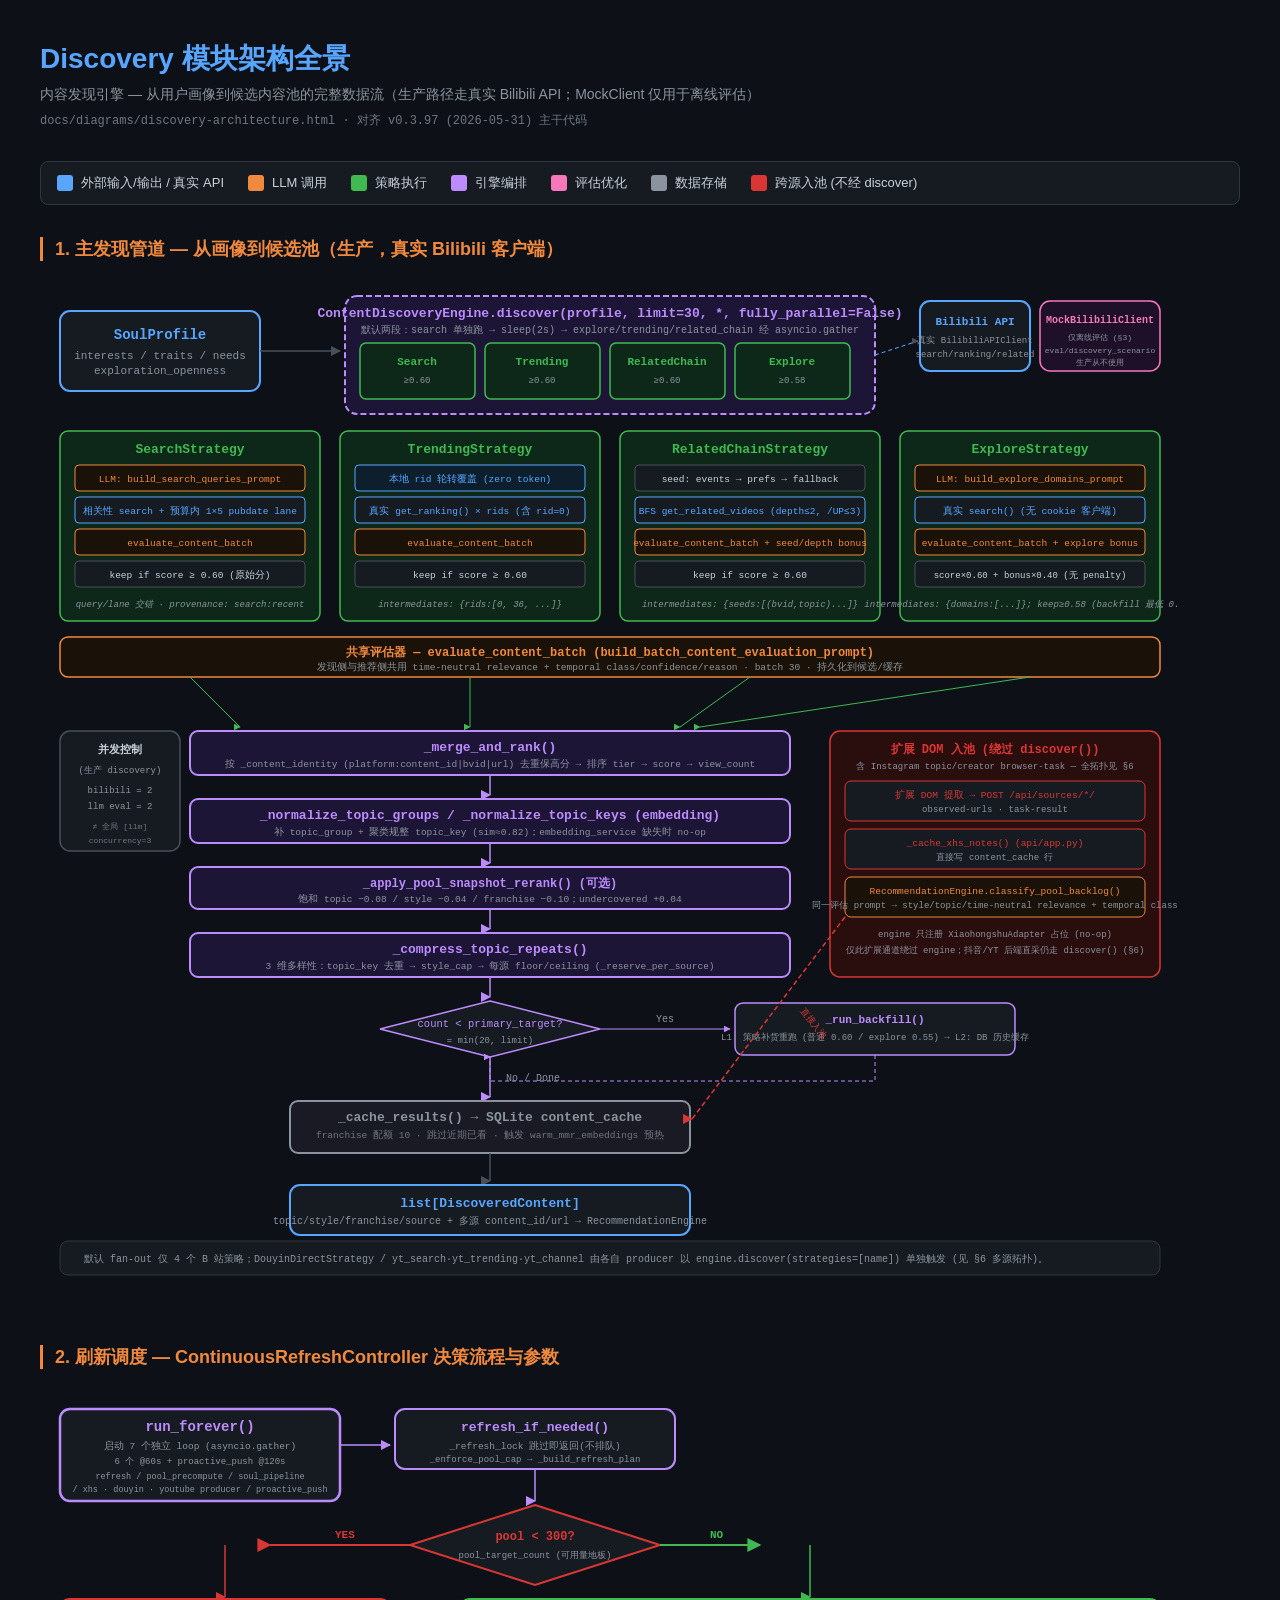
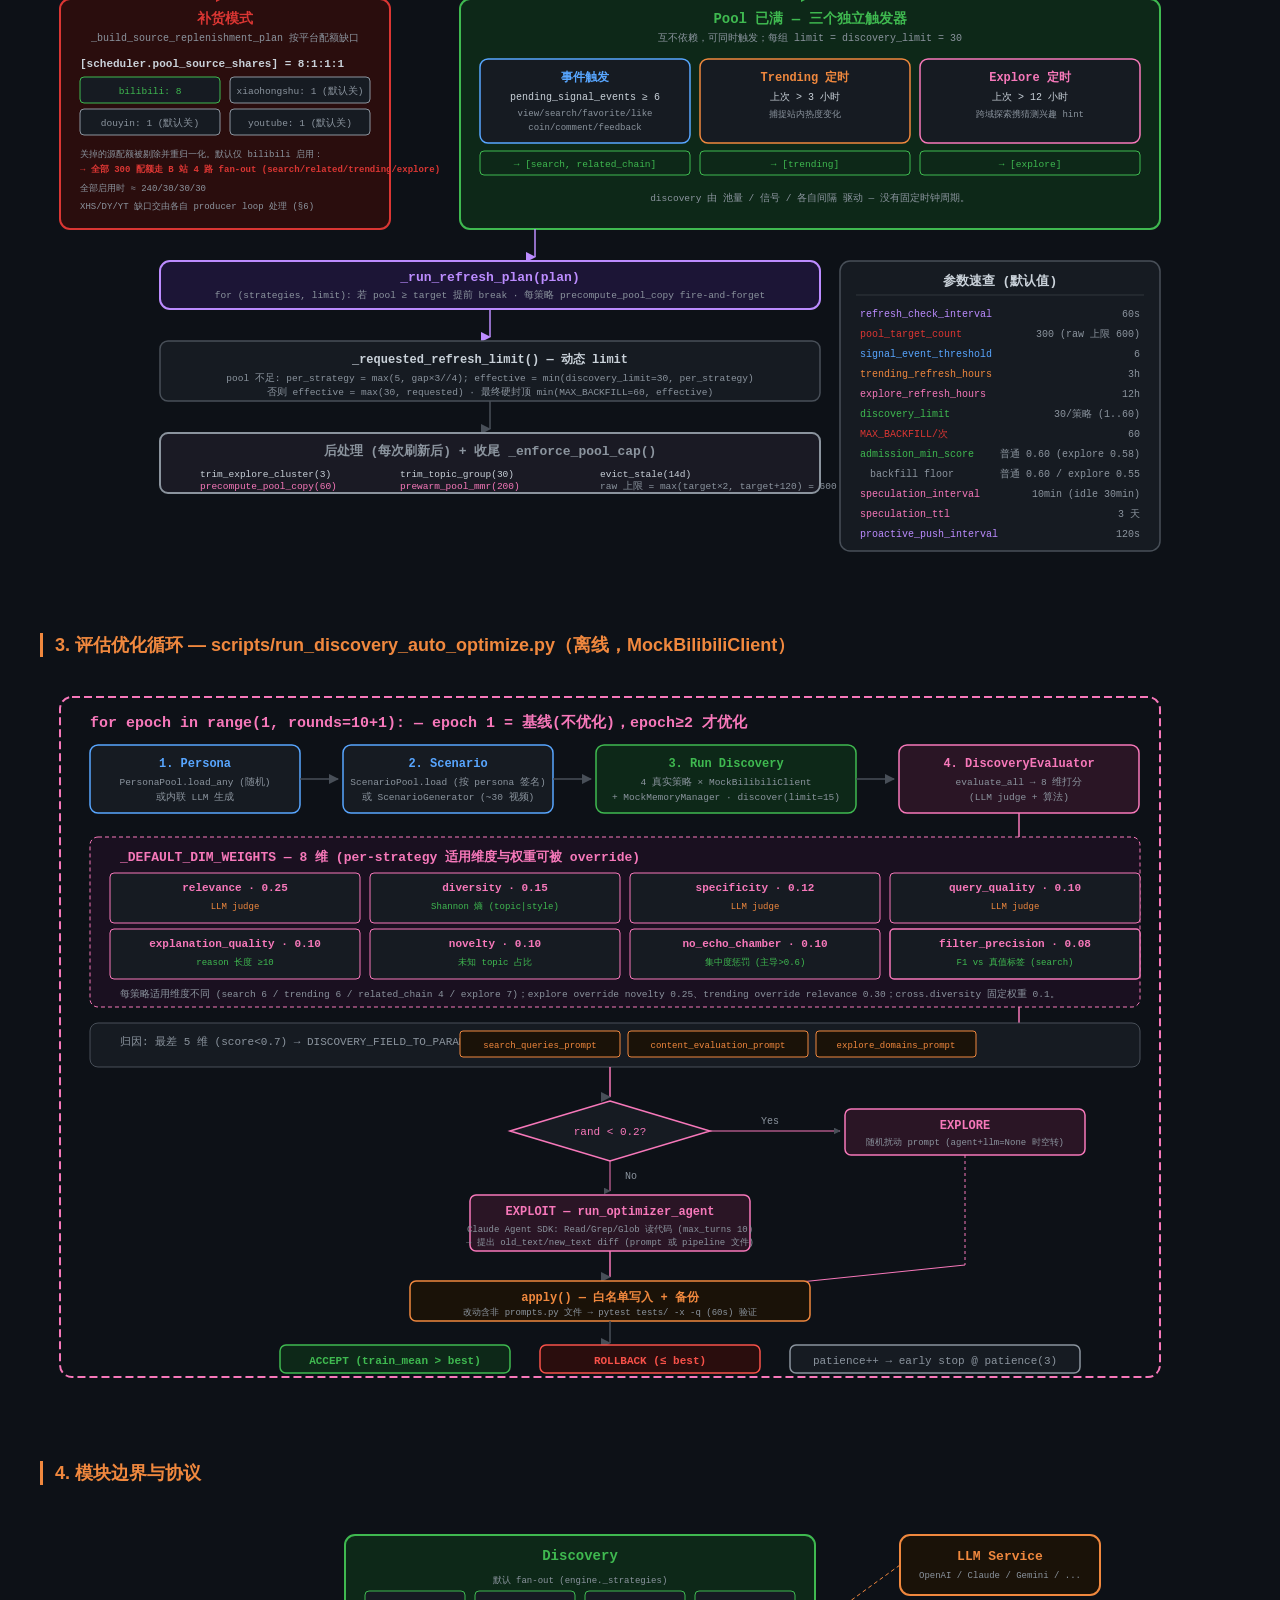
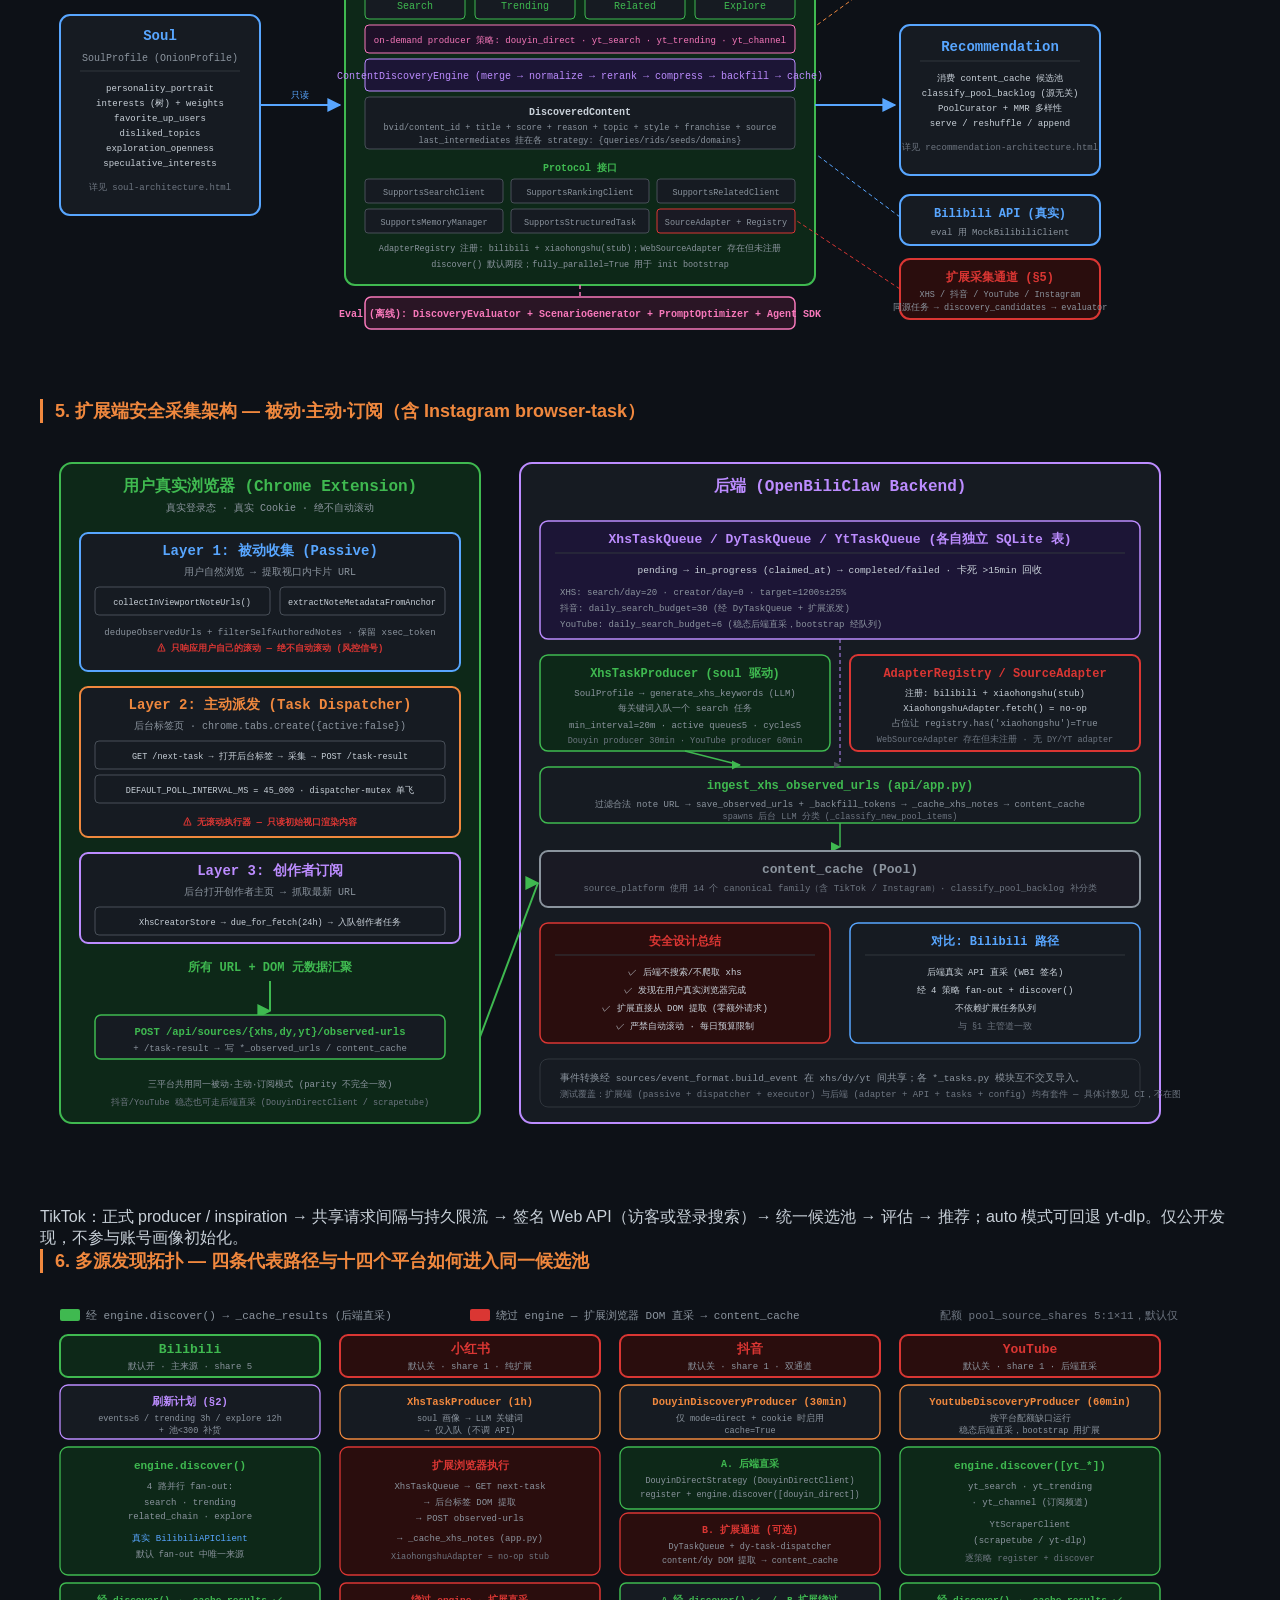
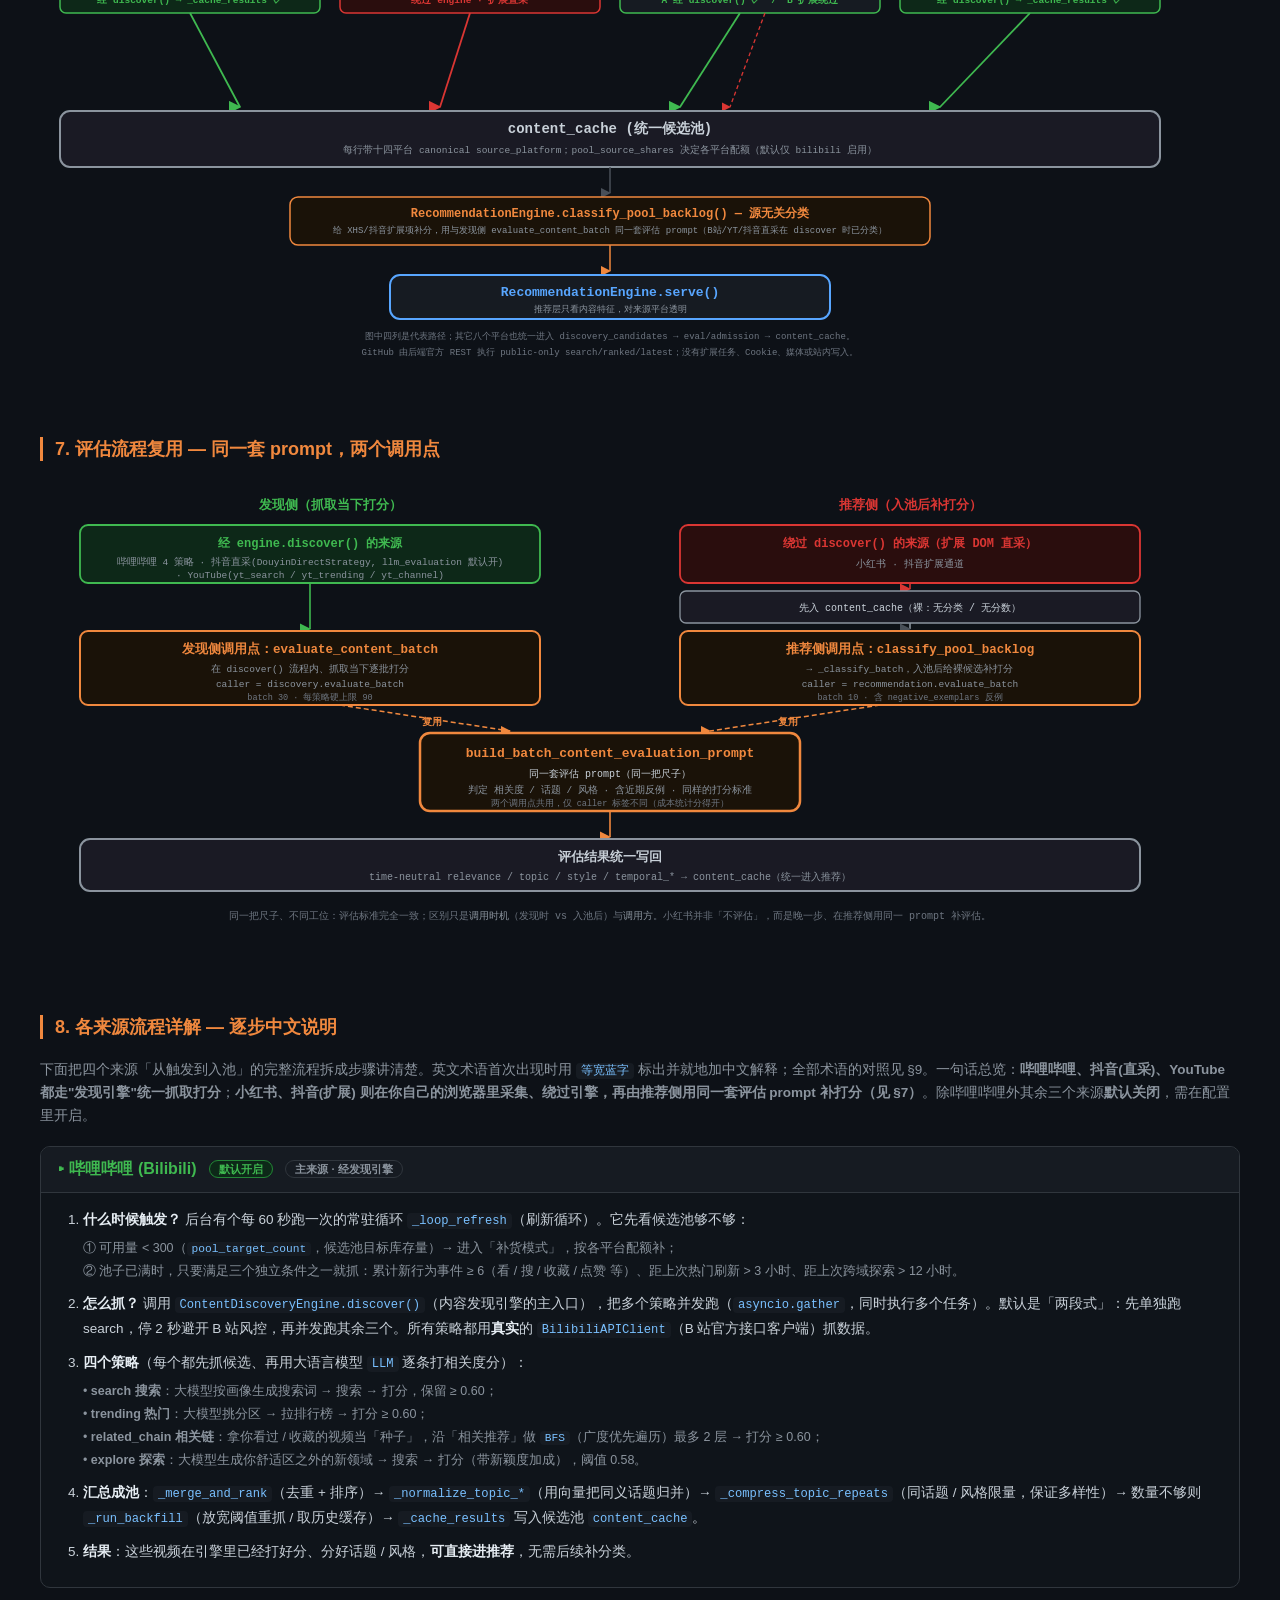
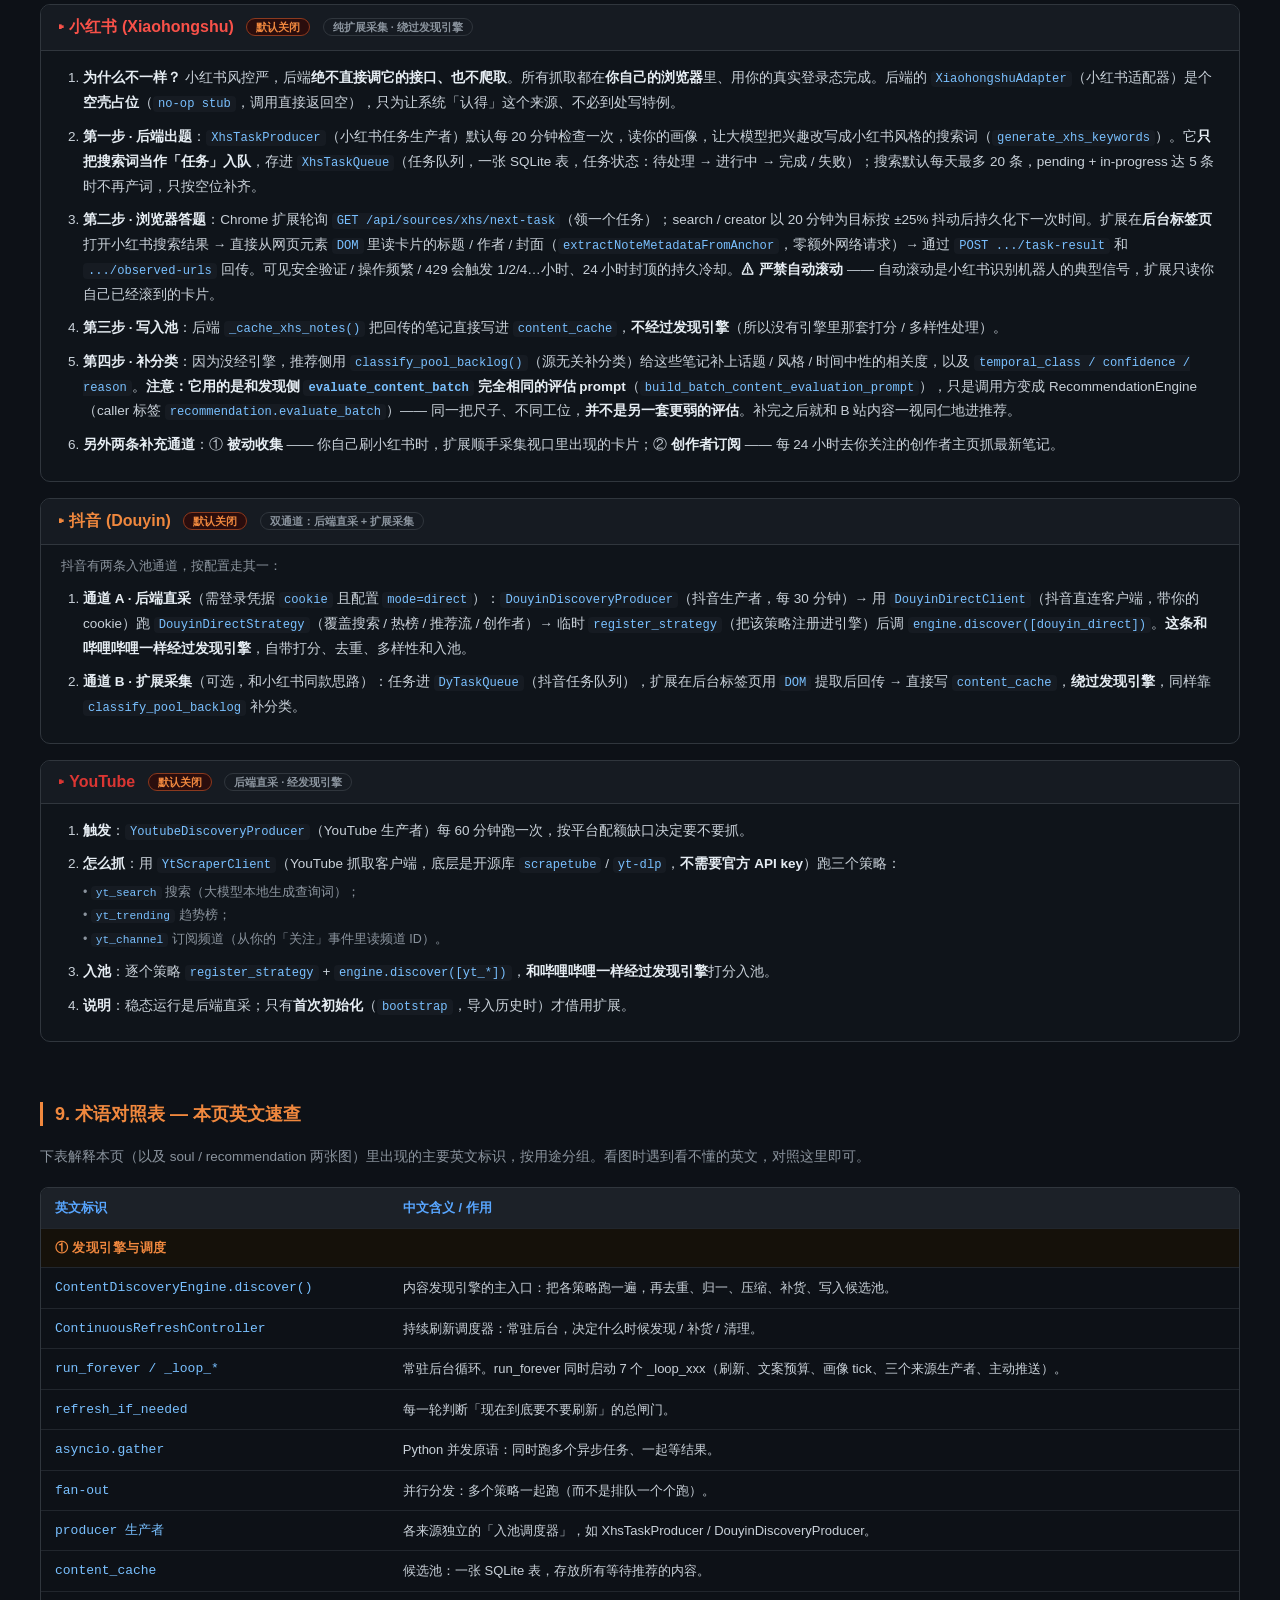
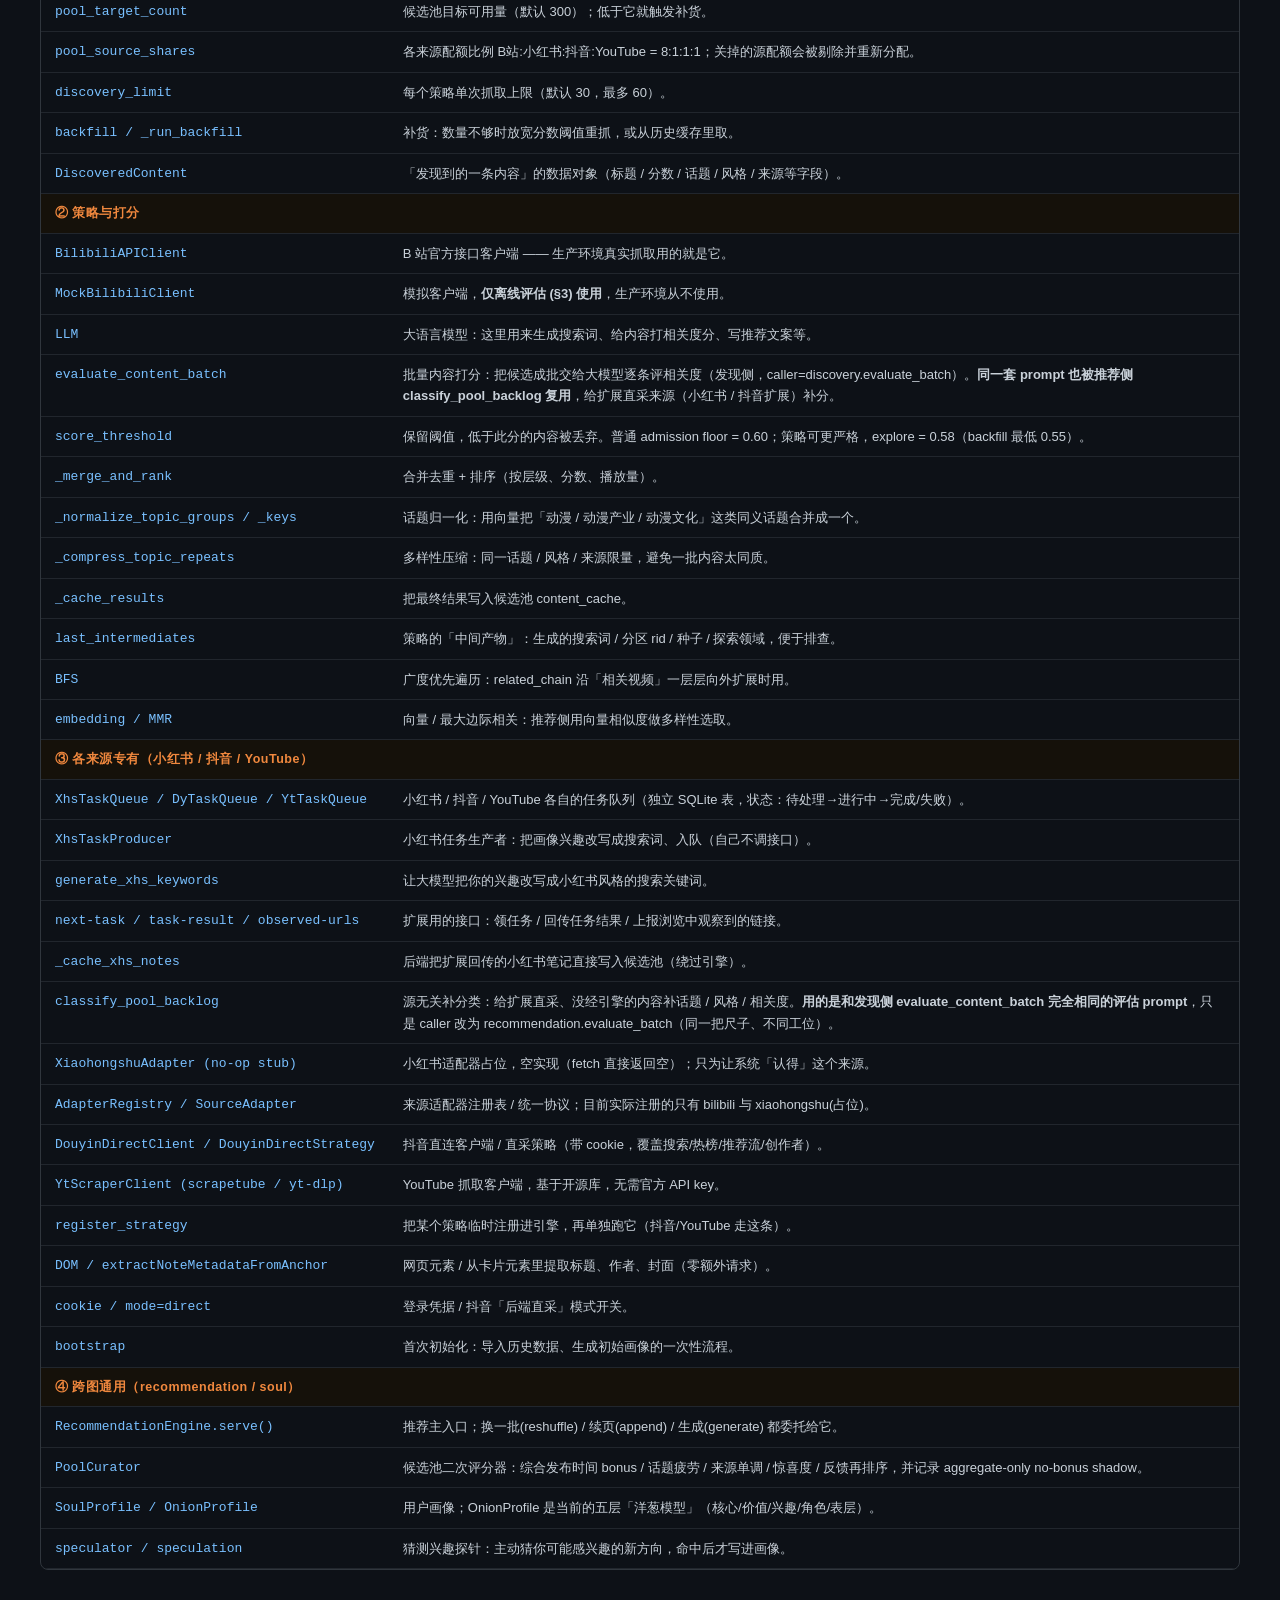
<file: docs/diagrams/discovery-architecture.html>
<!DOCTYPE html>
<html lang="zh-CN">
<head>
<meta charset="UTF-8">
<meta name="viewport" content="width=device-width, initial-scale=1.0">
<title>Discovery Module Architecture</title>
<style>
  * { margin: 0; padding: 0; box-sizing: border-box; }
  body {
    font-family: -apple-system, "PingFang SC", "Noto Sans SC", sans-serif;
    background: #0d1117;
    color: #c9d1d9;
    padding: 40px;
    min-width: 1200px;
  }
  h1 { color: #58a6ff; font-size: 28px; margin-bottom: 8px; }
  .subtitle { color: #8b949e; font-size: 14px; margin-bottom: 8px; }
  .stamp { color: #6e7681; font-size: 12px; margin-bottom: 32px; font-family: ui-monospace, SFMono-Regular, Menlo, monospace; }

  /* ── Layout ── */
  .diagram-section { margin-bottom: 60px; }
  .section-title {
    color: #f0883e; font-size: 18px; font-weight: 600;
    margin-bottom: 20px; padding-left: 12px;
    border-left: 3px solid #f0883e;
  }

  /* ── SVG shared ── */
  svg text { font-family: -apple-system, "PingFang SC", "Noto Sans SC", monospace; }

  /* ── Legend ── */
  .legend {
    display: flex; gap: 24px; flex-wrap: wrap;
    margin-bottom: 32px; padding: 12px 16px;
    background: #161b22; border-radius: 8px; border: 1px solid #30363d;
  }
  .legend-item { display: flex; align-items: center; gap: 8px; font-size: 13px; }
  .legend-swatch {
    width: 16px; height: 16px; border-radius: 3px; flex-shrink: 0;
  }

  /* ── Explanatory prose (中文讲解) ── */
  .lead { color: #8b949e; font-size: 13.5px; margin-bottom: 18px; line-height: 1.7; }
  .src-card { margin-bottom: 16px; border: 1px solid #30363d; border-radius: 10px; overflow: hidden; background: #0f141a; }
  .src-head {
    padding: 12px 16px; font-size: 16px; font-weight: 700;
    border-bottom: 1px solid #30363d; background: #161b22;
  }
  .src-head .pill {
    font-size: 11px; font-weight: 600; padding: 2px 9px; border-radius: 999px;
    margin-left: 8px; vertical-align: middle;
  }
  .pill-on  { background: #0d2818; color: #3fb950; border: 1px solid #238636; }
  .pill-off { background: #2a0d0d; color: #f0883e; border: 1px solid #8b3a1f; }
  .pill-path{ background: #161b22; color: #8b949e; border: 1px solid #30363d; }
  .src-body { padding: 6px 20px 14px; }
  .src-body ol { margin: 0; padding-left: 22px; }
  .src-body li { margin: 9px 0; font-size: 13.5px; line-height: 1.8; color: #c9d1d9; }
  .src-body li > b { color: #e6edf3; }
  .src-body .sub { display: block; color: #8b949e; font-size: 12.5px; margin-top: 4px; line-height: 1.85; }
  code {
    font-family: ui-monospace, SFMono-Regular, Menlo, Consolas, monospace;
    color: #79c0ff; font-size: 0.9em; background: #161b22;
    padding: 1px 5px; border-radius: 4px;
  }
  .gloss-wrap { overflow-x: auto; border: 1px solid #30363d; border-radius: 8px; }
  table.gloss { width: 100%; border-collapse: collapse; font-size: 13px; }
  table.gloss th, table.gloss td {
    border-bottom: 1px solid #21262d; padding: 9px 14px; text-align: left;
    vertical-align: top; line-height: 1.65;
  }
  table.gloss th { background: #1c2128; color: #58a6ff; font-weight: 600; }
  table.gloss td.term {
    color: #79c0ff; font-family: ui-monospace, SFMono-Regular, Menlo, Consolas, monospace;
    white-space: nowrap; width: 1%;
  }
  table.gloss tr.grp td {
    background: #15110a; color: #f0883e; font-weight: 700; font-size: 12.5px;
    letter-spacing: 0.04em;
  }
</style>
</head>
<body>

<h1>Discovery 模块架构全景</h1>
<p class="subtitle">内容发现引擎 &mdash; 从用户画像到候选内容池的完整数据流（生产路径走真实 Bilibili API；MockClient 仅用于离线评估）</p>
<p class="stamp">docs/diagrams/discovery-architecture.html &middot; 对齐 v0.3.97 (2026-05-31) 主干代码</p>

<div class="legend">
  <div class="legend-item"><div class="legend-swatch" style="background:#58a6ff"></div>外部输入/输出 / 真实 API</div>
  <div class="legend-item"><div class="legend-swatch" style="background:#f0883e"></div>LLM 调用</div>
  <div class="legend-item"><div class="legend-swatch" style="background:#3fb950"></div>策略执行</div>
  <div class="legend-item"><div class="legend-swatch" style="background:#bc8cff"></div>引擎编排</div>
  <div class="legend-item"><div class="legend-swatch" style="background:#f778ba"></div>评估优化</div>
  <div class="legend-item"><div class="legend-swatch" style="background:#8b949e"></div>数据存储</div>
  <div class="legend-item"><div class="legend-swatch" style="background:#da3633"></div>跨源入池 (不经 discover)</div>
</div>

<!-- ═══════════════════════════════════════════════════════════════ -->
<!-- SECTION 1: Main Discovery Pipeline                            -->
<!-- ═══════════════════════════════════════════════════════════════ -->
<div class="diagram-section">
<div class="section-title">1. 主发现管道 &mdash; 从画像到候选池（生产，真实 Bilibili 客户端）</div>

<svg width="1140" height="1000" viewBox="0 0 1140 1000">
  <defs>
    <marker id="arrow" viewBox="0 0 10 10" refX="9" refY="5"
            markerWidth="7" markerHeight="7" orient="auto-start-auto">
      <path d="M 0 0 L 10 5 L 0 10 z" fill="#484f58"/>
    </marker>
    <marker id="arrow-orange" viewBox="0 0 10 10" refX="9" refY="5"
            markerWidth="7" markerHeight="7" orient="auto-start-auto">
      <path d="M 0 0 L 10 5 L 0 10 z" fill="#f0883e"/>
    </marker>
    <marker id="arrow-green" viewBox="0 0 10 10" refX="9" refY="5"
            markerWidth="7" markerHeight="7" orient="auto-start-auto">
      <path d="M 0 0 L 10 5 L 0 10 z" fill="#3fb950"/>
    </marker>
    <marker id="arrow-purple" viewBox="0 0 10 10" refX="9" refY="5"
            markerWidth="7" markerHeight="7" orient="auto-start-auto">
      <path d="M 0 0 L 10 5 L 0 10 z" fill="#bc8cff"/>
    </marker>
    <marker id="arrow-red" viewBox="0 0 10 10" refX="9" refY="5"
            markerWidth="7" markerHeight="7" orient="auto-start-auto">
      <path d="M 0 0 L 10 5 L 0 10 z" fill="#da3633"/>
    </marker>
  </defs>

  <!-- ── Soul Profile (input) ── -->
  <rect x="20" y="30" width="200" height="80" rx="10" fill="#161b22" stroke="#58a6ff" stroke-width="2"/>
  <text x="120" y="58" text-anchor="middle" fill="#58a6ff" font-size="14" font-weight="600">SoulProfile</text>
  <text x="120" y="78" text-anchor="middle" fill="#8b949e" font-size="11">interests / traits / needs</text>
  <text x="120" y="93" text-anchor="middle" fill="#8b949e" font-size="11">exploration_openness</text>

  <line x1="220" y1="70" x2="300" y2="70" stroke="#484f58" stroke-width="1.5" marker-end="url(#arrow)"/>

  <!-- ── ContentDiscoveryEngine ── -->
  <rect x="305" y="15" width="530" height="118" rx="12" fill="#1c1536" stroke="#bc8cff" stroke-width="2" stroke-dasharray="6,3"/>
  <text x="570" y="36" text-anchor="middle" fill="#bc8cff" font-size="13" font-weight="600">ContentDiscoveryEngine.discover(profile, limit=30, *, fully_parallel=False)</text>
  <text x="570" y="52" text-anchor="middle" fill="#8b949e" font-size="10">默认两段：search 单独跑 → sleep(2s) → explore/trending/related_chain 经 asyncio.gather</text>

  <rect x="320" y="62" width="115" height="56" rx="6" fill="#0d2818" stroke="#3fb950" stroke-width="1.5"/>
  <text x="377" y="84" text-anchor="middle" fill="#3fb950" font-size="11" font-weight="600">Search</text>
  <text x="377" y="102" text-anchor="middle" fill="#8b949e" font-size="9">≥0.60</text>

  <rect x="445" y="62" width="115" height="56" rx="6" fill="#0d2818" stroke="#3fb950" stroke-width="1.5"/>
  <text x="502" y="84" text-anchor="middle" fill="#3fb950" font-size="11" font-weight="600">Trending</text>
  <text x="502" y="102" text-anchor="middle" fill="#8b949e" font-size="9">≥0.60</text>

  <rect x="570" y="62" width="115" height="56" rx="6" fill="#0d2818" stroke="#3fb950" stroke-width="1.5"/>
  <text x="627" y="84" text-anchor="middle" fill="#3fb950" font-size="11" font-weight="600">RelatedChain</text>
  <text x="627" y="102" text-anchor="middle" fill="#8b949e" font-size="9">≥0.60</text>

  <rect x="695" y="62" width="115" height="56" rx="6" fill="#0d2818" stroke="#3fb950" stroke-width="1.5"/>
  <text x="752" y="84" text-anchor="middle" fill="#3fb950" font-size="11" font-weight="600">Explore</text>
  <text x="752" y="102" text-anchor="middle" fill="#8b949e" font-size="9">≥0.58</text>

  <!-- ── External: Bilibili API (real) ── -->
  <rect x="880" y="20" width="110" height="70" rx="10" fill="#161b22" stroke="#58a6ff" stroke-width="2"/>
  <text x="935" y="44" text-anchor="middle" fill="#58a6ff" font-size="11" font-weight="600">Bilibili API</text>
  <text x="935" y="62" text-anchor="middle" fill="#8b949e" font-size="9">真实 BilibiliAPIClient</text>
  <text x="935" y="76" text-anchor="middle" fill="#8b949e" font-size="9">search/ranking/related</text>
  <line x1="835" y1="74" x2="878" y2="60" stroke="#58a6ff" stroke-width="1" marker-end="url(#arrow)" stroke-dasharray="4,3"/>

  <!-- Mock note -->
  <rect x="1000" y="20" width="120" height="70" rx="10" fill="#1e1028" stroke="#f778ba" stroke-width="1.5"/>
  <text x="1060" y="42" text-anchor="middle" fill="#f778ba" font-size="10" font-weight="600">MockBilibiliClient</text>
  <text x="1060" y="59" text-anchor="middle" fill="#8b949e" font-size="8">仅离线评估 (§3)</text>
  <text x="1060" y="72" text-anchor="middle" fill="#8b949e" font-size="8">eval/discovery_scenario</text>
  <text x="1060" y="84" text-anchor="middle" fill="#8b949e" font-size="8">生产从不使用</text>

  <!-- ══════════════════════════════════════════ -->
  <!-- 4 Strategy Detail Lanes  (x=20,300,580,860) -->
  <!-- ══════════════════════════════════════════ -->

  <!-- ── Search Lane ── -->
  <rect x="20" y="150" width="260" height="190" rx="8" fill="#0d2818" stroke="#3fb950" stroke-width="1.5"/>
  <text x="150" y="172" text-anchor="middle" fill="#3fb950" font-size="13" font-weight="600">SearchStrategy</text>

  <rect x="35" y="184" width="230" height="26" rx="4" fill="#1a1208" stroke="#f0883e" stroke-width="1"/>
  <text x="150" y="201" text-anchor="middle" fill="#f0883e" font-size="9.5">LLM: build_search_queries_prompt</text>

  <rect x="35" y="216" width="230" height="26" rx="4" fill="#161b22" stroke="#58a6ff" stroke-width="1"/>
  <text x="150" y="233" text-anchor="middle" fill="#58a6ff" font-size="9.5">相关性 search + 预算内 1×5 pubdate lane</text>

  <rect x="35" y="248" width="230" height="26" rx="4" fill="#1a1208" stroke="#f0883e" stroke-width="1"/>
  <text x="150" y="265" text-anchor="middle" fill="#f0883e" font-size="9.5">evaluate_content_batch</text>

  <rect x="35" y="280" width="230" height="26" rx="4" fill="#161b22" stroke="#484f58" stroke-width="1"/>
  <text x="150" y="297" text-anchor="middle" fill="#c9d1d9" font-size="9.5">keep if score ≥ 0.60 (原始分)</text>

  <text x="150" y="326" text-anchor="middle" fill="#8b949e" font-size="9" font-style="italic">query/lane 交错 · provenance: search:recent</text>

  <!-- ── Trending Lane ── -->
  <rect x="300" y="150" width="260" height="190" rx="8" fill="#0d2818" stroke="#3fb950" stroke-width="1.5"/>
  <text x="430" y="172" text-anchor="middle" fill="#3fb950" font-size="13" font-weight="600">TrendingStrategy</text>

  <rect x="315" y="184" width="230" height="26" rx="4" fill="#0d1f2d" stroke="#58a6ff" stroke-width="1"/>
  <text x="430" y="201" text-anchor="middle" fill="#58a6ff" font-size="9.5">本地 rid 轮转覆盖 (zero token)</text>

  <rect x="315" y="216" width="230" height="26" rx="4" fill="#161b22" stroke="#58a6ff" stroke-width="1"/>
  <text x="430" y="233" text-anchor="middle" fill="#58a6ff" font-size="9.5">真实 get_ranking() × rids (含 rid=0)</text>

  <rect x="315" y="248" width="230" height="26" rx="4" fill="#1a1208" stroke="#f0883e" stroke-width="1"/>
  <text x="430" y="265" text-anchor="middle" fill="#f0883e" font-size="9.5">evaluate_content_batch</text>

  <rect x="315" y="280" width="230" height="26" rx="4" fill="#161b22" stroke="#484f58" stroke-width="1"/>
  <text x="430" y="297" text-anchor="middle" fill="#c9d1d9" font-size="9.5">keep if score ≥ 0.60</text>

  <text x="430" y="326" text-anchor="middle" fill="#8b949e" font-size="9" font-style="italic">intermediates: {rids:[0, 36, ...]}</text>

  <!-- ── RelatedChain Lane ── -->
  <rect x="580" y="150" width="260" height="190" rx="8" fill="#0d2818" stroke="#3fb950" stroke-width="1.5"/>
  <text x="710" y="172" text-anchor="middle" fill="#3fb950" font-size="13" font-weight="600">RelatedChainStrategy</text>

  <rect x="595" y="184" width="230" height="26" rx="4" fill="#161b22" stroke="#484f58" stroke-width="1"/>
  <text x="710" y="201" text-anchor="middle" fill="#c9d1d9" font-size="9.5">seed: events → prefs → fallback</text>

  <rect x="595" y="216" width="230" height="26" rx="4" fill="#161b22" stroke="#58a6ff" stroke-width="1"/>
  <text x="710" y="233" text-anchor="middle" fill="#58a6ff" font-size="9.5">BFS get_related_videos (depth≤2, /UP≤3)</text>

  <rect x="595" y="248" width="230" height="26" rx="4" fill="#1a1208" stroke="#f0883e" stroke-width="1"/>
  <text x="710" y="265" text-anchor="middle" fill="#f0883e" font-size="9.5">evaluate_content_batch + seed/depth bonus</text>

  <rect x="595" y="280" width="230" height="26" rx="4" fill="#161b22" stroke="#484f58" stroke-width="1"/>
  <text x="710" y="297" text-anchor="middle" fill="#c9d1d9" font-size="9.5">keep if score ≥ 0.60</text>

  <text x="710" y="326" text-anchor="middle" fill="#8b949e" font-size="9" font-style="italic">intermediates: {seeds:[(bvid,topic)...]}</text>

  <!-- ── Explore Lane ── -->
  <rect x="860" y="150" width="260" height="190" rx="8" fill="#0d2818" stroke="#3fb950" stroke-width="1.5"/>
  <text x="990" y="172" text-anchor="middle" fill="#3fb950" font-size="13" font-weight="600">ExploreStrategy</text>

  <rect x="875" y="184" width="230" height="26" rx="4" fill="#1a1208" stroke="#f0883e" stroke-width="1"/>
  <text x="990" y="201" text-anchor="middle" fill="#f0883e" font-size="9.5">LLM: build_explore_domains_prompt</text>

  <rect x="875" y="216" width="230" height="26" rx="4" fill="#161b22" stroke="#58a6ff" stroke-width="1"/>
  <text x="990" y="233" text-anchor="middle" fill="#58a6ff" font-size="9.5">真实 search() (无 cookie 客户端)</text>

  <rect x="875" y="248" width="230" height="26" rx="4" fill="#1a1208" stroke="#f0883e" stroke-width="1"/>
  <text x="990" y="265" text-anchor="middle" fill="#f0883e" font-size="9.5">evaluate_content_batch + explore bonus</text>

  <rect x="875" y="280" width="230" height="26" rx="4" fill="#161b22" stroke="#484f58" stroke-width="1"/>
  <text x="990" y="297" text-anchor="middle" fill="#c9d1d9" font-size="9">score×0.60 + bonus×0.40 (无 penalty)</text>

  <text x="990" y="326" text-anchor="middle" fill="#8b949e" font-size="9" font-style="italic">intermediates: {domains:[...]}; keep≥0.58 (backfill 最低 0.55)</text>

  <!-- shared evaluator band -->
  <rect x="20" y="356" width="1100" height="40" rx="8" fill="#1a1208" stroke="#f0883e" stroke-width="1.5"/>
  <text x="570" y="375" text-anchor="middle" fill="#f0883e" font-size="12" font-weight="600">共享评估器 — evaluate_content_batch (build_batch_content_evaluation_prompt)</text>
  <text x="570" y="389" text-anchor="middle" fill="#8b949e" font-size="9.5">发现侧与推荐侧共用 time-neutral relevance + temporal class/confidence/reason · batch 30 · 持久化到候选/缓存</text>

  <!-- Arrows from 4 lanes → merge -->
  <line x1="150" y1="396" x2="200" y2="446" stroke="#3fb950" stroke-width="1" marker-end="url(#arrow-green)"/>
  <line x1="430" y1="396" x2="430" y2="446" stroke="#3fb950" stroke-width="1" marker-end="url(#arrow-green)"/>
  <line x1="710" y1="396" x2="640" y2="446" stroke="#3fb950" stroke-width="1" marker-end="url(#arrow-green)"/>
  <line x1="990" y1="396" x2="660" y2="446" stroke="#3fb950" stroke-width="1" marker-end="url(#arrow-green)"/>

  <!-- ══════════════════════════════════════════ -->
  <!-- Merge & Rank Phase (center column)        -->
  <!-- ══════════════════════════════════════════ -->

  <rect x="150" y="450" width="600" height="44" rx="8" fill="#1c1536" stroke="#bc8cff" stroke-width="2"/>
  <text x="450" y="470" text-anchor="middle" fill="#bc8cff" font-size="13" font-weight="600">_merge_and_rank()</text>
  <text x="450" y="486" text-anchor="middle" fill="#8b949e" font-size="9.5">按 _content_identity (platform:content_id|bvid|url) 去重保高分 → 排序 tier → score → view_count</text>

  <line x1="450" y1="494" x2="450" y2="514" stroke="#bc8cff" stroke-width="1.5" marker-end="url(#arrow-purple)"/>

  <rect x="150" y="518" width="600" height="44" rx="8" fill="#1c1536" stroke="#bc8cff" stroke-width="2"/>
  <text x="450" y="538" text-anchor="middle" fill="#bc8cff" font-size="13" font-weight="600">_normalize_topic_groups / _normalize_topic_keys (embedding)</text>
  <text x="450" y="554" text-anchor="middle" fill="#8b949e" font-size="9.5">补 topic_group + 聚类规整 topic_key (sim≈0.82)；embedding_service 缺失时 no-op</text>

  <line x1="450" y1="562" x2="450" y2="582" stroke="#bc8cff" stroke-width="1.5" marker-end="url(#arrow-purple)"/>

  <rect x="150" y="586" width="600" height="42" rx="8" fill="#1c1536" stroke="#bc8cff" stroke-width="2"/>
  <text x="450" y="606" text-anchor="middle" fill="#bc8cff" font-size="12" font-weight="600">_apply_pool_snapshot_rerank() (可选)</text>
  <text x="450" y="621" text-anchor="middle" fill="#8b949e" font-size="9.5">饱和 topic −0.08 / style −0.04 / franchise −0.10；undercovered +0.04</text>

  <line x1="450" y1="628" x2="450" y2="648" stroke="#bc8cff" stroke-width="1.5" marker-end="url(#arrow-purple)"/>

  <rect x="150" y="652" width="600" height="44" rx="8" fill="#1c1536" stroke="#bc8cff" stroke-width="2"/>
  <text x="450" y="672" text-anchor="middle" fill="#bc8cff" font-size="13" font-weight="600">_compress_topic_repeats()</text>
  <text x="450" y="688" text-anchor="middle" fill="#8b949e" font-size="9.5">3 维多样性：topic_key 去重 → style_cap → 每源 floor/ceiling (_reserve_per_source)</text>

  <line x1="450" y1="696" x2="450" y2="716" stroke="#bc8cff" stroke-width="1.5" marker-end="url(#arrow-purple)"/>

  <!-- Backfill decision -->
  <polygon points="450,720 560,748 450,776 340,748" fill="#161b22" stroke="#bc8cff" stroke-width="1.5"/>
  <text x="450" y="746" text-anchor="middle" fill="#bc8cff" font-size="10.5">count &lt; primary_target?</text>
  <text x="450" y="762" text-anchor="middle" fill="#8b949e" font-size="9">= min(20, limit)</text>

  <line x1="560" y1="748" x2="690" y2="748" stroke="#bc8cff" stroke-width="1" marker-end="url(#arrow-purple)"/>
  <text x="625" y="741" text-anchor="middle" fill="#8b949e" font-size="10">Yes</text>

  <rect x="695" y="722" width="280" height="52" rx="8" fill="#161b22" stroke="#bc8cff" stroke-width="1.5"/>
  <text x="835" y="742" text-anchor="middle" fill="#bc8cff" font-size="11" font-weight="600">_run_backfill()</text>
  <text x="835" y="759" text-anchor="middle" fill="#8b949e" font-size="9">L1: 策略补货重跑 (普通 0.60 / explore 0.55) → L2: DB 历史缓存</text>

  <path d="M 835 774 L 835 800 L 450 800 L 450 776" fill="none" stroke="#bc8cff" stroke-width="1" stroke-dasharray="4,3" marker-end="url(#arrow-purple)"/>

  <line x1="450" y1="776" x2="450" y2="816" stroke="#bc8cff" stroke-width="1.5" marker-end="url(#arrow-purple)"/>
  <text x="466" y="800" fill="#8b949e" font-size="10">No / Done</text>

  <!-- Cache box -->
  <rect x="250" y="820" width="400" height="52" rx="8" fill="#1a1a24" stroke="#8b949e" stroke-width="2"/>
  <text x="450" y="840" text-anchor="middle" fill="#8b949e" font-size="13" font-weight="600">_cache_results() → SQLite content_cache</text>
  <text x="450" y="857" text-anchor="middle" fill="#6e7681" font-size="9.5">franchise 配额 10 · 跳过近期已看 · 触发 warm_mmr_embeddings 预热</text>

  <line x1="450" y1="872" x2="450" y2="900" stroke="#484f58" stroke-width="1.5" marker-end="url(#arrow)"/>

  <rect x="250" y="904" width="400" height="50" rx="10" fill="#161b22" stroke="#58a6ff" stroke-width="2"/>
  <text x="450" y="926" text-anchor="middle" fill="#58a6ff" font-size="13" font-weight="600">list[DiscoveredContent]</text>
  <text x="450" y="943" text-anchor="middle" fill="#8b949e" font-size="10">topic/style/franchise/source + 多源 content_id/url → RecommendationEngine</text>

  <!-- ══════════════════════════════════════════ -->
  <!-- Cross-source ingest lane (right, NOT engine) -->
  <!-- ══════════════════════════════════════════ -->
  <rect x="790" y="450" width="330" height="246" rx="10" fill="#2a0d0d" stroke="#da3633" stroke-width="1.5"/>
  <text x="955" y="472" text-anchor="middle" fill="#da3633" font-size="12" font-weight="700">扩展 DOM 入池 (绕过 discover())</text>
  <text x="955" y="488" text-anchor="middle" fill="#8b949e" font-size="9">含 Instagram topic/creator browser-task — 全拓扑见 §6</text>

  <rect x="805" y="500" width="300" height="40" rx="6" fill="#161b22" stroke="#da3633" stroke-width="1"/>
  <text x="955" y="517" text-anchor="middle" fill="#da3633" font-size="9.5">扩展 DOM 提取 → POST /api/sources/*/</text>
  <text x="955" y="531" text-anchor="middle" fill="#8b949e" font-size="9">observed-urls · task-result</text>

  <rect x="805" y="548" width="300" height="40" rx="6" fill="#161b22" stroke="#da3633" stroke-width="1"/>
  <text x="955" y="565" text-anchor="middle" fill="#da3633" font-size="9.5">_cache_xhs_notes() (api/app.py)</text>
  <text x="955" y="579" text-anchor="middle" fill="#8b949e" font-size="9">直接写 content_cache 行</text>

  <rect x="805" y="596" width="300" height="40" rx="6" fill="#1a1208" stroke="#f0883e" stroke-width="1"/>
  <text x="955" y="613" text-anchor="middle" fill="#f0883e" font-size="9.5">RecommendationEngine.classify_pool_backlog()</text>
  <text x="955" y="627" text-anchor="middle" fill="#8b949e" font-size="9">同一评估 prompt → style/topic/time-neutral relevance + temporal class</text>

  <text x="955" y="656" text-anchor="middle" fill="#8b949e" font-size="9">engine 只注册 XiaohongshuAdapter 占位 (no-op)</text>
  <text x="955" y="672" text-anchor="middle" fill="#8b949e" font-size="9">仅此扩展通道绕过 engine；抖音/YT 后端直采仍走 discover() (§6)</text>

  <!-- Arrow cross-source → cache -->
  <line x1="805" y1="636" x2="652" y2="838" stroke="#da3633" stroke-width="1.5" stroke-dasharray="5,3" marker-end="url(#arrow-red)"/>
  <text x="760" y="730" fill="#da3633" font-size="9" transform="rotate(52 760 730)">直接入池</text>

  <!-- ── Concurrency / summary ── -->
  <rect x="20" y="450" width="120" height="120" rx="10" fill="#161b22" stroke="#484f58" stroke-width="1.5"/>
  <text x="80" y="472" text-anchor="middle" fill="#c9d1d9" font-size="11" font-weight="600">并发控制</text>
  <text x="80" y="492" text-anchor="middle" fill="#8b949e" font-size="9">(生产 discovery)</text>
  <text x="80" y="512" text-anchor="middle" fill="#8b949e" font-size="9">bilibili = 2</text>
  <text x="80" y="528" text-anchor="middle" fill="#8b949e" font-size="9">llm eval = 2</text>
  <text x="80" y="548" text-anchor="middle" fill="#6e7681" font-size="8">≠ 全局 [llm]</text>
  <text x="80" y="562" text-anchor="middle" fill="#6e7681" font-size="8">concurrency=3</text>

  <rect x="20" y="960" width="1100" height="34" rx="8" fill="#161b22" stroke="#30363d" stroke-width="1"/>
  <text x="44" y="981" fill="#8b949e" font-size="10">默认 fan-out 仅 4 个 B 站策略；DouyinDirectStrategy / yt_search·yt_trending·yt_channel 由各自 producer 以 engine.discover(strategies=[name]) 单独触发 (见 §6 多源拓扑)。</text>
</svg>
</div>

<!-- ═══════════════════════════════════════════════════════════════ -->
<!-- SECTION 2: Refresh Controller & Scheduling                    -->
<!-- ═══════════════════════════════════════════════════════════════ -->
<div class="diagram-section">
<div class="section-title">2. 刷新调度 &mdash; ContinuousRefreshController 决策流程与参数</div>

<svg width="1140" height="780" viewBox="0 0 1140 780">
  <defs>
    <marker id="s-a" viewBox="0 0 10 10" refX="9" refY="5" markerWidth="7" markerHeight="7" orient="auto-start-auto"><path d="M 0 0 L 10 5 L 0 10 z" fill="#484f58"/></marker>
    <marker id="s-purple" viewBox="0 0 10 10" refX="9" refY="5" markerWidth="7" markerHeight="7" orient="auto-start-auto"><path d="M 0 0 L 10 5 L 0 10 z" fill="#bc8cff"/></marker>
    <marker id="s-green" viewBox="0 0 10 10" refX="9" refY="5" markerWidth="7" markerHeight="7" orient="auto-start-auto"><path d="M 0 0 L 10 5 L 0 10 z" fill="#3fb950"/></marker>
    <marker id="s-red" viewBox="0 0 10 10" refX="9" refY="5" markerWidth="7" markerHeight="7" orient="auto-start-auto"><path d="M 0 0 L 10 5 L 0 10 z" fill="#da3633"/></marker>
  </defs>

  <!-- run_forever -->
  <rect x="20" y="20" width="280" height="92" rx="10" fill="#161b22" stroke="#bc8cff" stroke-width="2.5"/>
  <text x="160" y="42" text-anchor="middle" fill="#bc8cff" font-size="14" font-weight="700">run_forever()</text>
  <text x="160" y="60" text-anchor="middle" fill="#8b949e" font-size="9.5">启动 7 个独立 loop (asyncio.gather)</text>
  <text x="160" y="75" text-anchor="middle" fill="#8b949e" font-size="9">6 个 @60s + proactive_push @120s</text>
  <text x="160" y="90" text-anchor="middle" fill="#8b949e" font-size="8.5">refresh / pool_precompute / soul_pipeline</text>
  <text x="160" y="103" text-anchor="middle" fill="#8b949e" font-size="8.5">/ xhs · douyin · youtube producer / proactive_push</text>

  <line x1="300" y1="56" x2="350" y2="56" stroke="#bc8cff" stroke-width="1.5" marker-end="url(#s-purple)"/>

  <rect x="355" y="20" width="280" height="60" rx="10" fill="#161b22" stroke="#bc8cff" stroke-width="2"/>
  <text x="495" y="42" text-anchor="middle" fill="#bc8cff" font-size="13" font-weight="600">refresh_if_needed()</text>
  <text x="495" y="60" text-anchor="middle" fill="#8b949e" font-size="9.5">_refresh_lock 跳过即返回(不排队)</text>
  <text x="495" y="73" text-anchor="middle" fill="#8b949e" font-size="9">_enforce_pool_cap → _build_refresh_plan</text>

  <line x1="495" y1="80" x2="495" y2="112" stroke="#bc8cff" stroke-width="1.5" marker-end="url(#s-purple)"/>

  <!-- Decision -->
  <polygon points="495,116 620,156 495,196 370,156" fill="#161b22" stroke="#da3633" stroke-width="2"/>
  <text x="495" y="151" text-anchor="middle" fill="#da3633" font-size="12" font-weight="600">pool &lt; 300?</text>
  <text x="495" y="169" text-anchor="middle" fill="#8b949e" font-size="9">pool_target_count (可用量地板)</text>

  <!-- YES replenishment -->
  <line x1="370" y1="156" x2="230" y2="156" stroke="#da3633" stroke-width="2" marker-end="url(#s-red)"/>
  <text x="295" y="149" fill="#da3633" font-size="11" font-weight="600">YES</text>

  <rect x="20" y="210" width="330" height="230" rx="10" fill="#2a0d0d" stroke="#da3633" stroke-width="2"/>
  <text x="185" y="234" text-anchor="middle" fill="#da3633" font-size="14" font-weight="700">补货模式</text>
  <text x="185" y="252" text-anchor="middle" fill="#8b949e" font-size="10">_build_source_replenishment_plan 按平台配额缺口</text>

  <line x1="185" y1="156" x2="185" y2="208" stroke="#da3633" stroke-width="1.5" marker-end="url(#s-red)"/>

  <text x="40" y="278" fill="#c9d1d9" font-size="11" font-weight="600">[scheduler.pool_source_shares] = 8:1:1:1</text>

  <rect x="40" y="288" width="140" height="26" rx="4" fill="#161b22" stroke="#3fb950" stroke-width="1"/>
  <text x="110" y="305" text-anchor="middle" fill="#3fb950" font-size="9.5">bilibili: 8</text>
  <rect x="190" y="288" width="140" height="26" rx="4" fill="#161b22" stroke="#8b949e" stroke-width="1"/>
  <text x="260" y="305" text-anchor="middle" fill="#8b949e" font-size="9.5">xiaohongshu: 1 (默认关)</text>
  <rect x="40" y="320" width="140" height="26" rx="4" fill="#161b22" stroke="#8b949e" stroke-width="1"/>
  <text x="110" y="337" text-anchor="middle" fill="#8b949e" font-size="9.5">douyin: 1 (默认关)</text>
  <rect x="190" y="320" width="140" height="26" rx="4" fill="#161b22" stroke="#8b949e" stroke-width="1"/>
  <text x="260" y="337" text-anchor="middle" fill="#8b949e" font-size="9.5">youtube: 1 (默认关)</text>

  <text x="40" y="368" fill="#8b949e" font-size="9">关掉的源配额被剔除并重归一化。默认仅 bilibili 启用：</text>
  <text x="40" y="383" fill="#da3633" font-size="9" font-weight="600">→ 全部 300 配额走 B 站 4 路 fan-out (search/related/trending/explore)</text>
  <text x="40" y="402" fill="#8b949e" font-size="9">全部启用时 ≈ 240/30/30/30</text>
  <text x="40" y="420" fill="#8b949e" font-size="9">XHS/DY/YT 缺口交由各自 producer loop 处理 (§6)</text>

  <!-- NO triggers -->
  <line x1="620" y1="156" x2="720" y2="156" stroke="#3fb950" stroke-width="2" marker-end="url(#s-green)"/>
  <text x="670" y="149" fill="#3fb950" font-size="11" font-weight="600">NO</text>

  <rect x="420" y="210" width="700" height="230" rx="10" fill="#0d2818" stroke="#3fb950" stroke-width="2"/>
  <text x="770" y="234" text-anchor="middle" fill="#3fb950" font-size="14" font-weight="700">Pool 已满 — 三个独立触发器</text>
  <text x="770" y="252" text-anchor="middle" fill="#8b949e" font-size="10">互不依赖，可同时触发；每组 limit = discovery_limit = 30</text>

  <line x1="770" y1="156" x2="770" y2="208" stroke="#3fb950" stroke-width="1.5" marker-end="url(#s-green)"/>

  <rect x="440" y="270" width="210" height="84" rx="8" fill="#161b22" stroke="#58a6ff" stroke-width="1.5"/>
  <text x="545" y="292" text-anchor="middle" fill="#58a6ff" font-size="12" font-weight="600">事件触发</text>
  <text x="545" y="311" text-anchor="middle" fill="#c9d1d9" font-size="10">pending_signal_events ≥ 6</text>
  <text x="545" y="327" text-anchor="middle" fill="#8b949e" font-size="9">view/search/favorite/like</text>
  <text x="545" y="341" text-anchor="middle" fill="#8b949e" font-size="9">coin/comment/feedback</text>
  <rect x="440" y="362" width="210" height="24" rx="4" fill="#0d2818" stroke="#3fb950" stroke-width="1"/>
  <text x="545" y="378" text-anchor="middle" fill="#3fb950" font-size="9.5">→ [search, related_chain]</text>

  <rect x="660" y="270" width="210" height="84" rx="8" fill="#161b22" stroke="#f0883e" stroke-width="1.5"/>
  <text x="765" y="292" text-anchor="middle" fill="#f0883e" font-size="12" font-weight="600">Trending 定时</text>
  <text x="765" y="311" text-anchor="middle" fill="#c9d1d9" font-size="10">上次 &gt; 3 小时</text>
  <text x="765" y="328" text-anchor="middle" fill="#8b949e" font-size="9">捕捉站内热度变化</text>
  <rect x="660" y="362" width="210" height="24" rx="4" fill="#0d2818" stroke="#3fb950" stroke-width="1"/>
  <text x="765" y="378" text-anchor="middle" fill="#3fb950" font-size="9.5">→ [trending]</text>

  <rect x="880" y="270" width="220" height="84" rx="8" fill="#161b22" stroke="#f778ba" stroke-width="1.5"/>
  <text x="990" y="292" text-anchor="middle" fill="#f778ba" font-size="12" font-weight="600">Explore 定时</text>
  <text x="990" y="311" text-anchor="middle" fill="#c9d1d9" font-size="10">上次 &gt; 12 小时</text>
  <text x="990" y="328" text-anchor="middle" fill="#8b949e" font-size="9">跨域探索携猜测兴趣 hint</text>
  <rect x="880" y="362" width="220" height="24" rx="4" fill="#0d2818" stroke="#3fb950" stroke-width="1"/>
  <text x="990" y="378" text-anchor="middle" fill="#3fb950" font-size="9.5">→ [explore]</text>

  <text x="770" y="412" text-anchor="middle" fill="#8b949e" font-size="9.5">discovery 由 池量 / 信号 / 各自间隔 驱动 — 没有固定时钟周期。</text>

  <!-- run plan -->
  <line x1="495" y1="440" x2="495" y2="468" stroke="#bc8cff" stroke-width="1.5" marker-end="url(#s-purple)"/>

  <rect x="120" y="472" width="660" height="48" rx="10" fill="#1c1536" stroke="#bc8cff" stroke-width="2"/>
  <text x="450" y="492" text-anchor="middle" fill="#bc8cff" font-size="13" font-weight="600">_run_refresh_plan(plan)</text>
  <text x="450" y="509" text-anchor="middle" fill="#8b949e" font-size="9.5">for (strategies, limit): 若 pool ≥ target 提前 break · 每策略 precompute_pool_copy fire-and-forget</text>

  <line x1="450" y1="520" x2="450" y2="548" stroke="#bc8cff" stroke-width="1.5" marker-end="url(#s-purple)"/>

  <rect x="120" y="552" width="660" height="60" rx="8" fill="#161b22" stroke="#484f58" stroke-width="1.5"/>
  <text x="450" y="574" text-anchor="middle" fill="#c9d1d9" font-size="12" font-weight="600">_requested_refresh_limit() — 动态 limit</text>
  <text x="450" y="592" text-anchor="middle" fill="#8b949e" font-size="9.5">pool 不足: per_strategy = max(5, gap×3//4); effective = min(discovery_limit=30, per_strategy)</text>
  <text x="450" y="606" text-anchor="middle" fill="#8b949e" font-size="9.5">否则 effective = max(30, requested) · 最终硬封顶 min(MAX_BACKFILL=60, effective)</text>

  <line x1="450" y1="612" x2="450" y2="640" stroke="#484f58" stroke-width="1.5" marker-end="url(#s-a)"/>

  <rect x="120" y="644" width="660" height="60" rx="8" fill="#1a1a24" stroke="#8b949e" stroke-width="2"/>
  <text x="450" y="666" text-anchor="middle" fill="#8b949e" font-size="13" font-weight="600">后处理 (每次刷新后) + 收尾 _enforce_pool_cap()</text>
  <text x="160" y="688" fill="#c9d1d9" font-size="9.5">trim_explore_cluster(3)</text>
  <text x="360" y="688" fill="#c9d1d9" font-size="9.5">trim_topic_group(30)</text>
  <text x="560" y="688" fill="#c9d1d9" font-size="9.5">evict_stale(14d)</text>
  <text x="160" y="700" fill="#f778ba" font-size="9.5">precompute_pool_copy(60)</text>
  <text x="360" y="700" fill="#f778ba" font-size="9.5">prewarm_pool_mmr(200)</text>
  <text x="560" y="700" fill="#8b949e" font-size="9.5">raw 上限 = max(target×2, target+120) = 600</text>

  <!-- Param reference panel -->
  <rect x="800" y="472" width="320" height="290" rx="10" fill="#161b22" stroke="#484f58" stroke-width="1.5"/>
  <text x="960" y="496" text-anchor="middle" fill="#c9d1d9" font-size="13" font-weight="600">参数速查 (默认值)</text>
  <line x1="816" y1="506" x2="1104" y2="506" stroke="#30363d" stroke-width="1"/>
  <text x="820" y="528" fill="#bc8cff" font-size="10">refresh_check_interval</text><text x="1100" y="528" text-anchor="end" fill="#8b949e" font-size="10">60s</text>
  <text x="820" y="548" fill="#da3633" font-size="10">pool_target_count</text><text x="1100" y="548" text-anchor="end" fill="#8b949e" font-size="10">300 (raw 上限 600)</text>
  <text x="820" y="568" fill="#58a6ff" font-size="10">signal_event_threshold</text><text x="1100" y="568" text-anchor="end" fill="#8b949e" font-size="10">6</text>
  <text x="820" y="588" fill="#f0883e" font-size="10">trending_refresh_hours</text><text x="1100" y="588" text-anchor="end" fill="#8b949e" font-size="10">3h</text>
  <text x="820" y="608" fill="#f778ba" font-size="10">explore_refresh_hours</text><text x="1100" y="608" text-anchor="end" fill="#8b949e" font-size="10">12h</text>
  <text x="820" y="628" fill="#3fb950" font-size="10">discovery_limit</text><text x="1100" y="628" text-anchor="end" fill="#8b949e" font-size="10">30/策略 (1..60)</text>
  <text x="820" y="648" fill="#da3633" font-size="10">MAX_BACKFILL/次</text><text x="1100" y="648" text-anchor="end" fill="#8b949e" font-size="10">60</text>
  <text x="820" y="668" fill="#3fb950" font-size="10">admission_min_score</text><text x="1100" y="668" text-anchor="end" fill="#8b949e" font-size="10">普通 0.60 (explore 0.58)</text>
  <text x="820" y="688" fill="#8b949e" font-size="10">　backfill floor</text><text x="1100" y="688" text-anchor="end" fill="#8b949e" font-size="10">普通 0.60 / explore 0.55</text>
  <text x="820" y="708" fill="#f778ba" font-size="10">speculation_interval</text><text x="1100" y="708" text-anchor="end" fill="#8b949e" font-size="10">10min (idle 30min)</text>
  <text x="820" y="728" fill="#f778ba" font-size="10">speculation_ttl</text><text x="1100" y="728" text-anchor="end" fill="#8b949e" font-size="10">3 天</text>
  <text x="820" y="748" fill="#bc8cff" font-size="10">proactive_push_interval</text><text x="1100" y="748" text-anchor="end" fill="#8b949e" font-size="10">120s</text>
</svg>
</div>

<!-- ═══════════════════════════════════════════════════════════════ -->
<!-- SECTION 3: Eval & Optimization Loop                           -->
<!-- ═══════════════════════════════════════════════════════════════ -->
<div class="diagram-section">
<div class="section-title">3. 评估优化循环 &mdash; scripts/run_discovery_auto_optimize.py（离线，MockBilibiliClient）</div>

<svg width="1140" height="720" viewBox="0 0 1140 720">
  <defs>
    <marker id="e-a" viewBox="0 0 10 10" refX="9" refY="5" markerWidth="7" markerHeight="7" orient="auto-start-auto"><path d="M 0 0 L 10 5 L 0 10 z" fill="#484f58"/></marker>
  </defs>

  <rect x="20" y="20" width="1100" height="680" rx="12" fill="#0d1117" stroke="#f778ba" stroke-width="2" stroke-dasharray="8,4"/>
  <text x="50" y="50" fill="#f778ba" font-size="15" font-weight="700">for epoch in range(1, rounds=10+1):  —  epoch 1 = 基线(不优化)，epoch≥2 才优化</text>

  <!-- Step 1 Persona -->
  <rect x="50" y="68" width="210" height="68" rx="8" fill="#161b22" stroke="#58a6ff" stroke-width="1.5"/>
  <text x="155" y="90" text-anchor="middle" fill="#58a6ff" font-size="12" font-weight="600">1. Persona</text>
  <text x="155" y="108" text-anchor="middle" fill="#8b949e" font-size="9.5">PersonaPool.load_any (随机)</text>
  <text x="155" y="123" text-anchor="middle" fill="#8b949e" font-size="9.5">或内联 LLM 生成</text>

  <line x1="260" y1="102" x2="298" y2="102" stroke="#484f58" stroke-width="1.5" marker-end="url(#e-a)"/>

  <!-- Step 2 Scenario -->
  <rect x="303" y="68" width="210" height="68" rx="8" fill="#161b22" stroke="#58a6ff" stroke-width="1.5"/>
  <text x="408" y="90" text-anchor="middle" fill="#58a6ff" font-size="12" font-weight="600">2. Scenario</text>
  <text x="408" y="108" text-anchor="middle" fill="#8b949e" font-size="9.5">ScenarioPool.load (按 persona 签名)</text>
  <text x="408" y="123" text-anchor="middle" fill="#8b949e" font-size="9.5">或 ScenarioGenerator (~30 视频)</text>

  <line x1="513" y1="102" x2="551" y2="102" stroke="#484f58" stroke-width="1.5" marker-end="url(#e-a)"/>

  <!-- Step 3 Run discovery -->
  <rect x="556" y="68" width="260" height="68" rx="8" fill="#0d2818" stroke="#3fb950" stroke-width="1.5"/>
  <text x="686" y="90" text-anchor="middle" fill="#3fb950" font-size="12" font-weight="600">3. Run Discovery</text>
  <text x="686" y="108" text-anchor="middle" fill="#8b949e" font-size="9.5">4 真实策略 × MockBilibiliClient</text>
  <text x="686" y="123" text-anchor="middle" fill="#8b949e" font-size="9.5">+ MockMemoryManager · discover(limit=15)</text>

  <line x1="816" y1="102" x2="854" y2="102" stroke="#484f58" stroke-width="1.5" marker-end="url(#e-a)"/>

  <!-- Step 4 Evaluate -->
  <rect x="859" y="68" width="240" height="68" rx="8" fill="#2a1525" stroke="#f778ba" stroke-width="1.5"/>
  <text x="979" y="90" text-anchor="middle" fill="#f778ba" font-size="12" font-weight="600">4. DiscoveryEvaluator</text>
  <text x="979" y="108" text-anchor="middle" fill="#8b949e" font-size="9.5">evaluate_all → 8 维打分</text>
  <text x="979" y="123" text-anchor="middle" fill="#8b949e" font-size="9.5">(LLM judge + 算法)</text>

  <line x1="979" y1="136" x2="979" y2="166" stroke="#f778ba" stroke-width="1.5" marker-end="url(#e-a)"/>

  <!-- Eval detail: 8 dims -->
  <rect x="50" y="160" width="1050" height="170" rx="8" fill="#1a1020" stroke="#f778ba" stroke-width="1" stroke-dasharray="4,3"/>
  <text x="80" y="184" fill="#f778ba" font-size="13" font-weight="600">_DEFAULT_DIM_WEIGHTS — 8 维 (per-strategy 适用维度与权重可被 override)</text>

  <!-- 8 dimension cards: 2 rows of 4. x=70,330,590,850 ; w=250 -->
  <rect x="70" y="196" width="250" height="50" rx="4" fill="#161b22" stroke="#f778ba" stroke-width="1"/>
  <text x="195" y="214" text-anchor="middle" fill="#f778ba" font-size="11" font-weight="600">relevance · 0.25</text>
  <text x="195" y="232" text-anchor="middle" fill="#f0883e" font-size="9">LLM judge</text>

  <rect x="330" y="196" width="250" height="50" rx="4" fill="#161b22" stroke="#f778ba" stroke-width="1"/>
  <text x="455" y="214" text-anchor="middle" fill="#f778ba" font-size="11" font-weight="600">diversity · 0.15</text>
  <text x="455" y="232" text-anchor="middle" fill="#3fb950" font-size="9">Shannon 熵 (topic|style)</text>

  <rect x="590" y="196" width="250" height="50" rx="4" fill="#161b22" stroke="#f778ba" stroke-width="1"/>
  <text x="715" y="214" text-anchor="middle" fill="#f778ba" font-size="11" font-weight="600">specificity · 0.12</text>
  <text x="715" y="232" text-anchor="middle" fill="#f0883e" font-size="9">LLM judge</text>

  <rect x="850" y="196" width="250" height="50" rx="4" fill="#161b22" stroke="#f778ba" stroke-width="1"/>
  <text x="975" y="214" text-anchor="middle" fill="#f778ba" font-size="11" font-weight="600">query_quality · 0.10</text>
  <text x="975" y="232" text-anchor="middle" fill="#f0883e" font-size="9">LLM judge</text>

  <rect x="70" y="252" width="250" height="50" rx="4" fill="#161b22" stroke="#f778ba" stroke-width="1"/>
  <text x="195" y="270" text-anchor="middle" fill="#f778ba" font-size="11" font-weight="600">explanation_quality · 0.10</text>
  <text x="195" y="288" text-anchor="middle" fill="#3fb950" font-size="9">reason 长度 ≥10</text>

  <rect x="330" y="252" width="250" height="50" rx="4" fill="#161b22" stroke="#f778ba" stroke-width="1"/>
  <text x="455" y="270" text-anchor="middle" fill="#f778ba" font-size="11" font-weight="600">novelty · 0.10</text>
  <text x="455" y="288" text-anchor="middle" fill="#3fb950" font-size="9">未知 topic 占比</text>

  <rect x="590" y="252" width="250" height="50" rx="4" fill="#161b22" stroke="#f778ba" stroke-width="1"/>
  <text x="715" y="270" text-anchor="middle" fill="#f778ba" font-size="11" font-weight="600">no_echo_chamber · 0.10</text>
  <text x="715" y="288" text-anchor="middle" fill="#3fb950" font-size="9">集中度惩罚 (主导&gt;0.6)</text>

  <rect x="850" y="252" width="250" height="50" rx="4" fill="#161b22" stroke="#f778ba" stroke-width="1.5"/>
  <text x="975" y="270" text-anchor="middle" fill="#f778ba" font-size="11" font-weight="600">filter_precision · 0.08</text>
  <text x="975" y="288" text-anchor="middle" fill="#3fb950" font-size="9">F1 vs 真值标签 (search)</text>

  <text x="80" y="320" fill="#8b949e" font-size="9.5">每策略适用维度不同 (search 6 / trending 6 / related_chain 4 / explore 7)；explore override novelty 0.25、trending override relevance 0.30；cross.diversity 固定权重 0.1。</text>

  <!-- Attribution -->
  <line x1="979" y1="330" x2="979" y2="360" stroke="#f778ba" stroke-width="1.5" marker-end="url(#e-a)"/>
  <rect x="50" y="346" width="1050" height="44" rx="8" fill="#161b22" stroke="#484f58" stroke-width="1"/>
  <text x="80" y="368" fill="#8b949e" font-size="11">归因: 最差 5 维 (score&lt;0.7) → DISCOVERY_FIELD_TO_PARAM →</text>
  <rect x="420" y="354" width="160" height="26" rx="3" fill="#1a1208" stroke="#f0883e" stroke-width="1"/>
  <text x="500" y="371" text-anchor="middle" fill="#f0883e" font-size="9">search_queries_prompt</text>
  <rect x="588" y="354" width="180" height="26" rx="3" fill="#1a1208" stroke="#f0883e" stroke-width="1"/>
  <text x="678" y="371" text-anchor="middle" fill="#f0883e" font-size="9">content_evaluation_prompt</text>
  <rect x="776" y="354" width="160" height="26" rx="3" fill="#1a1208" stroke="#f0883e" stroke-width="1"/>
  <text x="856" y="371" text-anchor="middle" fill="#f0883e" font-size="9">explore_domains_prompt</text>

  <!-- Decision exploit/explore -->
  <line x1="570" y1="390" x2="570" y2="420" stroke="#f778ba" stroke-width="1.5" marker-end="url(#e-a)"/>
  <polygon points="570,424 670,454 570,484 470,454" fill="#161b22" stroke="#f778ba" stroke-width="1.5"/>
  <text x="570" y="458" text-anchor="middle" fill="#f778ba" font-size="11">rand &lt; 0.2?</text>

  <line x1="670" y1="454" x2="800" y2="454" stroke="#f778ba" stroke-width="1" marker-end="url(#e-a)"/>
  <text x="730" y="447" text-anchor="middle" fill="#8b949e" font-size="10">Yes</text>

  <rect x="805" y="432" width="240" height="46" rx="6" fill="#2a1525" stroke="#f778ba" stroke-width="1.5"/>
  <text x="925" y="452" text-anchor="middle" fill="#f778ba" font-size="12" font-weight="600">EXPLORE</text>
  <text x="925" y="468" text-anchor="middle" fill="#8b949e" font-size="9">随机扰动 prompt (agent+llm=None 时空转)</text>

  <line x1="570" y1="484" x2="570" y2="514" stroke="#f778ba" stroke-width="1" marker-end="url(#e-a)"/>
  <text x="585" y="502" fill="#8b949e" font-size="10">No</text>

  <rect x="430" y="518" width="280" height="56" rx="6" fill="#2a1525" stroke="#f778ba" stroke-width="1.5"/>
  <text x="570" y="538" text-anchor="middle" fill="#f778ba" font-size="12" font-weight="600">EXPLOIT — run_optimizer_agent</text>
  <text x="570" y="555" text-anchor="middle" fill="#8b949e" font-size="9">Claude Agent SDK: Read/Grep/Glob 读代码 (max_turns 10)</text>
  <text x="570" y="568" text-anchor="middle" fill="#8b949e" font-size="9">→ 提出 old_text/new_text diff (prompt 或 pipeline 文件)</text>

  <line x1="570" y1="574" x2="570" y2="600" stroke="#f778ba" stroke-width="1.5" marker-end="url(#e-a)"/>
  <line x1="925" y1="478" x2="925" y2="588" stroke="#f778ba" stroke-width="1" stroke-dasharray="3,3"/>
  <line x1="925" y1="588" x2="712" y2="610" stroke="#f778ba" stroke-width="1" marker-end="url(#e-a)"/>

  <rect x="370" y="604" width="400" height="40" rx="6" fill="#1a1208" stroke="#f0883e" stroke-width="1.5"/>
  <text x="570" y="624" text-anchor="middle" fill="#f0883e" font-size="12" font-weight="600">apply() — 白名单写入 + 备份</text>
  <text x="570" y="638" text-anchor="middle" fill="#8b949e" font-size="9">改动含非 prompts.py 文件 → pytest tests/ -x -q (60s) 验证</text>

  <line x1="570" y1="644" x2="570" y2="666" stroke="#484f58" stroke-width="1.5" marker-end="url(#e-a)"/>

  <rect x="240" y="668" width="230" height="28" rx="6" fill="#0d2818" stroke="#3fb950" stroke-width="1.5"/>
  <text x="355" y="687" text-anchor="middle" fill="#3fb950" font-size="11" font-weight="600">ACCEPT (train_mean &gt; best)</text>

  <rect x="500" y="668" width="220" height="28" rx="6" fill="#2a0d0d" stroke="#f85149" stroke-width="1.5"/>
  <text x="610" y="687" text-anchor="middle" fill="#f85149" font-size="11" font-weight="600">ROLLBACK (≤ best)</text>

  <rect x="750" y="668" width="290" height="28" rx="6" fill="#161b22" stroke="#8b949e" stroke-width="1.5"/>
  <text x="895" y="687" text-anchor="middle" fill="#8b949e" font-size="11">patience++ → early stop @ patience(3)</text>
</svg>
</div>

<!-- ═══════════════════════════════════════════════════════════════ -->
<!-- SECTION 4: Module Boundary                                    -->
<!-- ═══════════════════════════════════════════════════════════════ -->
<div class="diagram-section">
<div class="section-title">4. 模块边界与协议</div>

<svg width="1140" height="430" viewBox="0 0 1140 430">
  <defs>
    <marker id="m-a" viewBox="0 0 10 10" refX="9" refY="5" markerWidth="7" markerHeight="7" orient="auto-start-auto"><path d="M 0 0 L 10 5 L 0 10 z" fill="#484f58"/></marker>
    <marker id="m-blue" viewBox="0 0 10 10" refX="9" refY="5" markerWidth="7" markerHeight="7" orient="auto-start-auto"><path d="M 0 0 L 10 5 L 0 10 z" fill="#58a6ff"/></marker>
  </defs>

  <!-- Soul Module -->
  <rect x="20" y="110" width="200" height="200" rx="10" fill="#161b22" stroke="#58a6ff" stroke-width="2"/>
  <text x="120" y="135" text-anchor="middle" fill="#58a6ff" font-size="14" font-weight="700">Soul</text>
  <text x="120" y="156" text-anchor="middle" fill="#8b949e" font-size="10">SoulProfile (OnionProfile)</text>
  <line x1="40" y1="166" x2="200" y2="166" stroke="#30363d" stroke-width="1"/>
  <text x="120" y="186" text-anchor="middle" fill="#c9d1d9" font-size="9">personality_portrait</text>
  <text x="120" y="201" text-anchor="middle" fill="#c9d1d9" font-size="9">interests (树) + weights</text>
  <text x="120" y="216" text-anchor="middle" fill="#c9d1d9" font-size="9">favorite_up_users</text>
  <text x="120" y="231" text-anchor="middle" fill="#c9d1d9" font-size="9">disliked_topics</text>
  <text x="120" y="246" text-anchor="middle" fill="#c9d1d9" font-size="9">exploration_openness</text>
  <text x="120" y="261" text-anchor="middle" fill="#c9d1d9" font-size="9">speculative_interests</text>
  <text x="120" y="285" text-anchor="middle" fill="#6e7681" font-size="9">详见 soul-architecture.html</text>

  <line x1="220" y1="200" x2="300" y2="200" stroke="#58a6ff" stroke-width="2" marker-end="url(#m-blue)"/>
  <text x="260" y="193" text-anchor="middle" fill="#58a6ff" font-size="9">只读</text>

  <!-- Discovery Module -->
  <rect x="305" y="30" width="470" height="350" rx="10" fill="#0d2818" stroke="#3fb950" stroke-width="2"/>
  <text x="540" y="55" text-anchor="middle" fill="#3fb950" font-size="14" font-weight="700">Discovery</text>

  <text x="540" y="78" text-anchor="middle" fill="#8b949e" font-size="9">默认 fan-out (engine._strategies)</text>
  <rect x="325" y="86" width="100" height="28" rx="4" fill="#161b22" stroke="#3fb950" stroke-width="1"/>
  <text x="375" y="104" text-anchor="middle" fill="#3fb950" font-size="10">Search</text>
  <rect x="435" y="86" width="100" height="28" rx="4" fill="#161b22" stroke="#3fb950" stroke-width="1"/>
  <text x="485" y="104" text-anchor="middle" fill="#3fb950" font-size="10">Trending</text>
  <rect x="545" y="86" width="100" height="28" rx="4" fill="#161b22" stroke="#3fb950" stroke-width="1"/>
  <text x="595" y="104" text-anchor="middle" fill="#3fb950" font-size="10">Related</text>
  <rect x="655" y="86" width="100" height="28" rx="4" fill="#161b22" stroke="#3fb950" stroke-width="1"/>
  <text x="705" y="104" text-anchor="middle" fill="#3fb950" font-size="10">Explore</text>

  <rect x="325" y="120" width="430" height="28" rx="4" fill="#1e1028" stroke="#f778ba" stroke-width="1"/>
  <text x="540" y="138" text-anchor="middle" fill="#f778ba" font-size="9">on-demand producer 策略: douyin_direct · yt_search · yt_trending · yt_channel</text>

  <rect x="325" y="154" width="430" height="32" rx="4" fill="#1c1536" stroke="#bc8cff" stroke-width="1"/>
  <text x="540" y="174" text-anchor="middle" fill="#bc8cff" font-size="10">ContentDiscoveryEngine (merge → normalize → rerank → compress → backfill → cache)</text>

  <rect x="325" y="192" width="430" height="52" rx="4" fill="#161b22" stroke="#484f58" stroke-width="1"/>
  <text x="540" y="210" text-anchor="middle" fill="#c9d1d9" font-size="10" font-weight="600">DiscoveredContent</text>
  <text x="540" y="225" text-anchor="middle" fill="#8b949e" font-size="8.5">bvid/content_id + title + score + reason + topic + style + franchise + source</text>
  <text x="540" y="238" text-anchor="middle" fill="#8b949e" font-size="8.5">last_intermediates 挂在各 strategy: {queries/rids/seeds/domains}</text>

  <text x="540" y="266" text-anchor="middle" fill="#3fb950" font-size="10" font-weight="600">Protocol 接口</text>
  <rect x="325" y="274" width="138" height="24" rx="3" fill="#161b22" stroke="#484f58" stroke-width="1"/>
  <text x="394" y="290" text-anchor="middle" fill="#8b949e" font-size="8.5">SupportsSearchClient</text>
  <rect x="471" y="274" width="138" height="24" rx="3" fill="#161b22" stroke="#484f58" stroke-width="1"/>
  <text x="540" y="290" text-anchor="middle" fill="#8b949e" font-size="8.5">SupportsRankingClient</text>
  <rect x="617" y="274" width="138" height="24" rx="3" fill="#161b22" stroke="#484f58" stroke-width="1"/>
  <text x="686" y="290" text-anchor="middle" fill="#8b949e" font-size="8.5">SupportsRelatedClient</text>
  <rect x="325" y="304" width="138" height="24" rx="3" fill="#161b22" stroke="#484f58" stroke-width="1"/>
  <text x="394" y="320" text-anchor="middle" fill="#8b949e" font-size="8.5">SupportsMemoryManager</text>
  <rect x="471" y="304" width="138" height="24" rx="3" fill="#161b22" stroke="#484f58" stroke-width="1"/>
  <text x="540" y="320" text-anchor="middle" fill="#8b949e" font-size="8.5">SupportsStructuredTask</text>
  <rect x="617" y="304" width="138" height="24" rx="3" fill="#1a1a24" stroke="#da3633" stroke-width="1"/>
  <text x="686" y="320" text-anchor="middle" fill="#8b949e" font-size="8.5">SourceAdapter + Registry</text>

  <text x="540" y="346" text-anchor="middle" fill="#8b949e" font-size="8.5">AdapterRegistry 注册: bilibili + xiaohongshu(stub)；WebSourceAdapter 存在但未注册</text>
  <text x="540" y="362" text-anchor="middle" fill="#8b949e" font-size="8.5">discover() 默认两段；fully_parallel=True 用于 init bootstrap</text>

  <line x1="775" y1="200" x2="855" y2="200" stroke="#58a6ff" stroke-width="2" marker-end="url(#m-blue)"/>

  <!-- Recommendation Module -->
  <rect x="860" y="120" width="200" height="150" rx="10" fill="#161b22" stroke="#58a6ff" stroke-width="2"/>
  <text x="960" y="146" text-anchor="middle" fill="#58a6ff" font-size="14" font-weight="700">Recommendation</text>
  <line x1="880" y1="156" x2="1040" y2="156" stroke="#30363d" stroke-width="1"/>
  <text x="960" y="176" text-anchor="middle" fill="#c9d1d9" font-size="9">消费 content_cache 候选池</text>
  <text x="960" y="191" text-anchor="middle" fill="#c9d1d9" font-size="9">classify_pool_backlog (源无关)</text>
  <text x="960" y="206" text-anchor="middle" fill="#c9d1d9" font-size="9">PoolCurator + MMR 多样性</text>
  <text x="960" y="221" text-anchor="middle" fill="#c9d1d9" font-size="9">serve / reshuffle / append</text>
  <text x="960" y="245" text-anchor="middle" fill="#6e7681" font-size="9">详见 recommendation-architecture.html</text>

  <!-- Eval Module (below) -->
  <line x1="540" y1="380" x2="540" y2="392" stroke="#f778ba" stroke-width="1.5" stroke-dasharray="4,3"/>
  <rect x="325" y="392" width="430" height="32" rx="6" fill="#2a1525" stroke="#f778ba" stroke-width="1.5"/>
  <text x="540" y="412" text-anchor="middle" fill="#f778ba" font-size="10" font-weight="600">Eval (离线): DiscoveryEvaluator + ScenarioGenerator + PromptOptimizer + Agent SDK</text>

  <!-- LLM (top right) -->
  <rect x="860" y="30" width="200" height="60" rx="10" fill="#1a1208" stroke="#f0883e" stroke-width="2"/>
  <text x="960" y="55" text-anchor="middle" fill="#f0883e" font-size="13" font-weight="600">LLM Service</text>
  <text x="960" y="73" text-anchor="middle" fill="#8b949e" font-size="9">OpenAI / Claude / Gemini / ...</text>
  <line x1="860" y1="60" x2="777" y2="120" stroke="#f0883e" stroke-width="1" stroke-dasharray="4,3"/>

  <!-- Bilibili (bottom right) -->
  <rect x="860" y="290" width="200" height="50" rx="10" fill="#161b22" stroke="#58a6ff" stroke-width="2"/>
  <text x="960" y="312" text-anchor="middle" fill="#58a6ff" font-size="12" font-weight="600">Bilibili API (真实)</text>
  <text x="960" y="330" text-anchor="middle" fill="#8b949e" font-size="9">eval 用 MockBilibiliClient</text>
  <line x1="860" y1="312" x2="777" y2="250" stroke="#58a6ff" stroke-width="1" stroke-dasharray="4,3"/>

  <!-- Cross-source lanes (bottom right) -->
  <rect x="860" y="354" width="200" height="60" rx="10" fill="#2a0d0d" stroke="#da3633" stroke-width="2"/>
  <text x="960" y="376" text-anchor="middle" fill="#da3633" font-size="12" font-weight="600">扩展采集通道 (§5)</text>
  <text x="960" y="392" text-anchor="middle" fill="#8b949e" font-size="8.5">XHS / 抖音 / YouTube / Instagram</text>
  <text x="960" y="405" text-anchor="middle" fill="#8b949e" font-size="8.5">同源任务 → discovery_candidates → evaluator</text>
  <line x1="860" y1="384" x2="757" y2="316" stroke="#da3633" stroke-width="1" stroke-dasharray="4,3"/>
</svg>
</div>

<!-- ═══════════════════════════════════════════════════════════════ -->
<!-- SECTION 5: Multi-platform Safe Extension Capture              -->
<!-- ═══════════════════════════════════════════════════════════════ -->
<div class="diagram-section">
<div class="section-title">5. 扩展端安全采集架构 &mdash; 被动·主动·订阅（含 Instagram browser-task）</div>

<svg width="1140" height="700" viewBox="0 0 1140 700">
  <defs>
    <marker id="x-a" viewBox="0 0 10 10" refX="9" refY="5" markerWidth="7" markerHeight="7" orient="auto-start-auto"><path d="M 0 0 L 10 5 L 0 10 z" fill="#484f58"/></marker>
    <marker id="x-green" viewBox="0 0 10 10" refX="9" refY="5" markerWidth="7" markerHeight="7" orient="auto-start-auto"><path d="M 0 0 L 10 5 L 0 10 z" fill="#3fb950"/></marker>
    <marker id="x-blue" viewBox="0 0 10 10" refX="9" refY="5" markerWidth="7" markerHeight="7" orient="auto-start-auto"><path d="M 0 0 L 10 5 L 0 10 z" fill="#58a6ff"/></marker>
  </defs>

  <!-- User's Browser (left) -->
  <rect x="20" y="20" width="420" height="660" rx="12" fill="#0d2818" stroke="#3fb950" stroke-width="2"/>
  <text x="230" y="48" text-anchor="middle" fill="#3fb950" font-size="16" font-weight="700">用户真实浏览器 (Chrome Extension)</text>
  <text x="230" y="68" text-anchor="middle" fill="#8b949e" font-size="10">真实登录态 · 真实 Cookie · 绝不自动滚动</text>

  <!-- Layer 1 -->
  <rect x="40" y="90" width="380" height="138" rx="8" fill="#161b22" stroke="#58a6ff" stroke-width="2"/>
  <text x="230" y="112" text-anchor="middle" fill="#58a6ff" font-size="14" font-weight="700">Layer 1: 被动收集 (Passive)</text>
  <text x="230" y="132" text-anchor="middle" fill="#8b949e" font-size="10">用户自然浏览 → 提取视口内卡片 URL</text>

  <rect x="55" y="144" width="175" height="28" rx="4" fill="#161b22" stroke="#484f58" stroke-width="1"/>
  <text x="142" y="162" text-anchor="middle" fill="#c9d1d9" font-size="8.5">collectInViewportNoteUrls()</text>
  <rect x="240" y="144" width="165" height="28" rx="4" fill="#161b22" stroke="#484f58" stroke-width="1"/>
  <text x="322" y="162" text-anchor="middle" fill="#c9d1d9" font-size="8.5">extractNoteMetadataFromAnchor</text>

  <text x="230" y="192" text-anchor="middle" fill="#8b949e" font-size="9">dedupeObservedUrls + filterSelfAuthoredNotes · 保留 xsec_token</text>
  <text x="230" y="208" text-anchor="middle" fill="#da3633" font-size="9" font-weight="600">⚠ 只响应用户自己的滚动 — 绝不自动滚动 (风控信号)</text>

  <!-- Layer 2 -->
  <rect x="40" y="244" width="380" height="150" rx="8" fill="#161b22" stroke="#f0883e" stroke-width="2"/>
  <text x="230" y="266" text-anchor="middle" fill="#f0883e" font-size="14" font-weight="700">Layer 2: 主动派发 (Task Dispatcher)</text>
  <text x="230" y="286" text-anchor="middle" fill="#8b949e" font-size="10">后台标签页 · chrome.tabs.create({active:false})</text>

  <rect x="55" y="298" width="350" height="28" rx="4" fill="#161b22" stroke="#484f58" stroke-width="1"/>
  <text x="230" y="316" text-anchor="middle" fill="#c9d1d9" font-size="8.5">GET /next-task → 打开后台标签 → 采集 → POST /task-result</text>

  <rect x="55" y="332" width="350" height="28" rx="4" fill="#161b22" stroke="#484f58" stroke-width="1"/>
  <text x="230" y="350" text-anchor="middle" fill="#c9d1d9" font-size="8.5">DEFAULT_POLL_INTERVAL_MS = 45_000 · dispatcher-mutex 单飞</text>

  <text x="230" y="382" text-anchor="middle" fill="#da3633" font-size="9" font-weight="600">⚠ 无滚动执行器 — 只读初始视口渲染内容</text>

  <!-- Layer 3 -->
  <rect x="40" y="410" width="380" height="90" rx="8" fill="#161b22" stroke="#bc8cff" stroke-width="2"/>
  <text x="230" y="432" text-anchor="middle" fill="#bc8cff" font-size="14" font-weight="700">Layer 3: 创作者订阅</text>
  <text x="230" y="452" text-anchor="middle" fill="#8b949e" font-size="10">后台打开创作者主页 → 抓取最新 URL</text>
  <rect x="55" y="464" width="350" height="28" rx="4" fill="#161b22" stroke="#484f58" stroke-width="1"/>
  <text x="230" y="482" text-anchor="middle" fill="#c9d1d9" font-size="8.5">XhsCreatorStore → due_for_fetch(24h) → 入队创作者任务</text>

  <text x="230" y="528" text-anchor="middle" fill="#3fb950" font-size="12" font-weight="600">所有 URL + DOM 元数据汇聚</text>
  <line x1="230" y1="538" x2="230" y2="568" stroke="#3fb950" stroke-width="2" marker-end="url(#x-green)"/>

  <rect x="55" y="572" width="350" height="44" rx="6" fill="#161b22" stroke="#3fb950" stroke-width="1.5"/>
  <text x="230" y="592" text-anchor="middle" fill="#3fb950" font-size="10.5" font-weight="600">POST /api/sources/{xhs,dy,yt}/observed-urls</text>
  <text x="230" y="608" text-anchor="middle" fill="#8b949e" font-size="9">+ /task-result → 写 *_observed_urls / content_cache</text>

  <text x="230" y="644" text-anchor="middle" fill="#8b949e" font-size="9">三平台共用同一被动·主动·订阅模式 (parity 不完全一致)</text>
  <text x="230" y="662" text-anchor="middle" fill="#6e7681" font-size="8.5">抖音/YouTube 稳态也可走后端直采 (DouyinDirectClient / scrapetube)</text>

  <!-- Backend (right) -->
  <rect x="480" y="20" width="640" height="660" rx="12" fill="#161b22" stroke="#bc8cff" stroke-width="2"/>
  <text x="800" y="48" text-anchor="middle" fill="#bc8cff" font-size="16" font-weight="700">后端 (OpenBiliClaw Backend)</text>

  <!-- Task queues -->
  <rect x="500" y="78" width="600" height="118" rx="8" fill="#1c1536" stroke="#bc8cff" stroke-width="1.5"/>
  <text x="800" y="100" text-anchor="middle" fill="#bc8cff" font-size="13" font-weight="600">XhsTaskQueue / DyTaskQueue / YtTaskQueue (各自独立 SQLite 表)</text>
  <line x1="515" y1="110" x2="1085" y2="110" stroke="#30363d" stroke-width="1"/>
  <text x="800" y="130" text-anchor="middle" fill="#c9d1d9" font-size="9.5">pending → in_progress (claimed_at) → completed/failed · 卡死 &gt;15min 回收</text>
  <text x="520" y="152" fill="#8b949e" font-size="9">XHS: search/day=20 · creator/day=0 · target=1200s±25%</text>
  <text x="520" y="168" fill="#8b949e" font-size="9">抖音: daily_search_budget=30 (经 DyTaskQueue + 扩展派发)</text>
  <text x="520" y="184" fill="#8b949e" font-size="9">YouTube: daily_search_budget=6 (稳态后端直采，bootstrap 经队列)</text>

  <!-- Producers -->
  <rect x="500" y="212" width="290" height="96" rx="8" fill="#0d2818" stroke="#3fb950" stroke-width="1.5"/>
  <text x="645" y="234" text-anchor="middle" fill="#3fb950" font-size="12" font-weight="600">XhsTaskProducer (soul 驱动)</text>
  <text x="645" y="253" text-anchor="middle" fill="#8b949e" font-size="9">SoulProfile → generate_xhs_keywords (LLM)</text>
  <text x="645" y="268" text-anchor="middle" fill="#8b949e" font-size="9">每关键词入队一个 search 任务</text>
  <text x="645" y="285" text-anchor="middle" fill="#8b949e" font-size="9">min_interval=20m · active queue≤5 · cycle≤5</text>
  <text x="645" y="300" text-anchor="middle" fill="#6e7681" font-size="8.5">Douyin producer 30min · YouTube producer 60min</text>

  <!-- Adapters -->
  <rect x="810" y="212" width="290" height="96" rx="8" fill="#161b22" stroke="#da3633" stroke-width="2"/>
  <text x="955" y="234" text-anchor="middle" fill="#da3633" font-size="12" font-weight="600">AdapterRegistry / SourceAdapter</text>
  <text x="955" y="253" text-anchor="middle" fill="#c9d1d9" font-size="9">注册: bilibili + xiaohongshu(stub)</text>
  <text x="955" y="268" text-anchor="middle" fill="#c9d1d9" font-size="9">XiaohongshuAdapter.fetch() = no-op</text>
  <text x="955" y="283" text-anchor="middle" fill="#8b949e" font-size="9">占位让 registry.has('xiaohongshu')=True</text>
  <text x="955" y="299" text-anchor="middle" fill="#6e7681" font-size="8.5">WebSourceAdapter 存在但未注册 · 无 DY/YT adapter</text>

  <!-- ingest endpoint -->
  <rect x="500" y="324" width="600" height="56" rx="8" fill="#161b22" stroke="#3fb950" stroke-width="1.5"/>
  <text x="800" y="346" text-anchor="middle" fill="#3fb950" font-size="12" font-weight="600">ingest_xhs_observed_urls (api/app.py)</text>
  <text x="800" y="364" text-anchor="middle" fill="#8b949e" font-size="9">过滤合法 note URL → save_observed_urls + _backfill_tokens → _cache_xhs_notes → content_cache</text>
  <text x="800" y="376" text-anchor="middle" fill="#6e7681" font-size="8.5">spawns 后台 LLM 分类 (_classify_new_pool_items)</text>

  <line x1="800" y1="380" x2="800" y2="404" stroke="#3fb950" stroke-width="1.5" marker-end="url(#x-green)"/>

  <!-- content cache -->
  <rect x="500" y="408" width="600" height="56" rx="8" fill="#1a1a24" stroke="#8b949e" stroke-width="2"/>
  <text x="800" y="430" text-anchor="middle" fill="#8b949e" font-size="13" font-weight="600">content_cache (Pool)</text>
  <text x="800" y="448" text-anchor="middle" fill="#6e7681" font-size="9">source_platform 使用 14 个 canonical family（含 TikTok / Instagram）· classify_pool_backlog 补分类</text>

  <!-- arrows from queues/producers down -->
  <line x1="645" y1="308" x2="700" y2="322" stroke="#3fb950" stroke-width="1.3" marker-end="url(#x-green)"/>
  <line x1="800" y1="196" x2="800" y2="322" stroke="#bc8cff" stroke-width="1" stroke-dasharray="4,3" marker-end="url(#x-a)"/>

  <!-- Flow from extension to backend -->
  <line x1="440" y1="594" x2="498" y2="440" stroke="#3fb950" stroke-width="2" marker-end="url(#x-green)"/>

  <!-- Safety summary -->
  <rect x="500" y="480" width="290" height="120" rx="8" fill="#2a0d0d" stroke="#da3633" stroke-width="1.5"/>
  <text x="645" y="502" text-anchor="middle" fill="#da3633" font-size="12" font-weight="700">安全设计总结</text>
  <line x1="515" y1="512" x2="775" y2="512" stroke="#30363d" stroke-width="1"/>
  <text x="645" y="532" text-anchor="middle" fill="#c9d1d9" font-size="9">✓ 后端不搜索/不爬取 xhs</text>
  <text x="645" y="550" text-anchor="middle" fill="#c9d1d9" font-size="9">✓ 发现在用户真实浏览器完成</text>
  <text x="645" y="568" text-anchor="middle" fill="#c9d1d9" font-size="9">✓ 扩展直接从 DOM 提取 (零额外请求)</text>
  <text x="645" y="586" text-anchor="middle" fill="#c9d1d9" font-size="9">✓ 严禁自动滚动 · 每日预算限制</text>

  <!-- Bilibili (separate, real API) note -->
  <rect x="810" y="480" width="290" height="120" rx="8" fill="#161b22" stroke="#58a6ff" stroke-width="1.5"/>
  <text x="955" y="502" text-anchor="middle" fill="#58a6ff" font-size="12" font-weight="700">对比: Bilibili 路径</text>
  <line x1="825" y1="512" x2="1085" y2="512" stroke="#30363d" stroke-width="1"/>
  <text x="955" y="532" text-anchor="middle" fill="#c9d1d9" font-size="9">后端真实 API 直采 (WBI 签名)</text>
  <text x="955" y="550" text-anchor="middle" fill="#c9d1d9" font-size="9">经 4 策略 fan-out + discover()</text>
  <text x="955" y="568" text-anchor="middle" fill="#c9d1d9" font-size="9">不依赖扩展任务队列</text>
  <text x="955" y="586" text-anchor="middle" fill="#6e7681" font-size="8.5">与 §1 主管道一致</text>

  <!-- bottom note -->
  <rect x="500" y="616" width="600" height="48" rx="8" fill="#161b22" stroke="#30363d" stroke-width="1"/>
  <text x="520" y="638" fill="#8b949e" font-size="9.5">事件转换经 sources/event_format.build_event 在 xhs/dy/yt 间共享；各 *_tasks.py 模块互不交叉导入。</text>
  <text x="520" y="654" fill="#6e7681" font-size="9">测试覆盖：扩展端 (passive + dispatcher + executor) 与后端 (adapter + API + tasks + config) 均有套件 — 具体计数见 CI，不在图中固定。</text>
</svg>
</div>

<!-- ═══════════════════════════════════════════════════════════════ -->
<!-- SECTION 6: Multi-source discovery topology                    -->
<!-- ═══════════════════════════════════════════════════════════════ -->
<div class="diagram-section">
<p>TikTok：正式 producer / inspiration → 共享请求间隔与持久限流 → 签名 Web API（访客或登录搜索）→ 统一候选池 → 评估 → 推荐；auto 模式可回退 yt-dlp。仅公开发现，不参与账号画像初始化。</p>
<div class="section-title">6. 多源发现拓扑 &mdash; 四条代表路径与十四个平台如何进入同一候选池</div>

<svg width="1140" height="680" viewBox="0 0 1140 680">
  <defs>
    <marker id="t-green" viewBox="0 0 10 10" refX="9" refY="5" markerWidth="7" markerHeight="7" orient="auto-start-auto"><path d="M 0 0 L 10 5 L 0 10 z" fill="#3fb950"/></marker>
    <marker id="t-red" viewBox="0 0 10 10" refX="9" refY="5" markerWidth="7" markerHeight="7" orient="auto-start-auto"><path d="M 0 0 L 10 5 L 0 10 z" fill="#da3633"/></marker>
    <marker id="t-gray" viewBox="0 0 10 10" refX="9" refY="5" markerWidth="7" markerHeight="7" orient="auto-start-auto"><path d="M 0 0 L 10 5 L 0 10 z" fill="#484f58"/></marker>
    <marker id="t-orange" viewBox="0 0 10 10" refX="9" refY="5" markerWidth="7" markerHeight="7" orient="auto-start-auto"><path d="M 0 0 L 10 5 L 0 10 z" fill="#f0883e"/></marker>
  </defs>

  <!-- mini legend -->
  <rect x="20" y="16" width="20" height="12" rx="2" fill="#3fb950"/>
  <text x="46" y="26" fill="#8b949e" font-size="11">经 engine.discover() → _cache_results (后端直采)</text>
  <rect x="430" y="16" width="20" height="12" rx="2" fill="#da3633"/>
  <text x="456" y="26" fill="#8b949e" font-size="11">绕过 engine — 扩展浏览器 DOM 直采 → content_cache</text>
  <text x="900" y="26" fill="#6e7681" font-size="11">配额 pool_source_shares 5:1×11，默认仅 Bilibili 启用</text>

  <!-- ── Bilibili column (x=20) ── -->
  <rect x="20" y="42" width="260" height="42" rx="8" fill="#0d2818" stroke="#3fb950" stroke-width="2"/>
  <text x="150" y="60" text-anchor="middle" fill="#3fb950" font-size="13" font-weight="700">Bilibili</text>
  <text x="150" y="76" text-anchor="middle" fill="#8b949e" font-size="9">默认开 · 主来源 · share 5</text>

  <rect x="20" y="92" width="260" height="54" rx="8" fill="#161b22" stroke="#bc8cff" stroke-width="1.3"/>
  <text x="150" y="112" text-anchor="middle" fill="#bc8cff" font-size="10.5" font-weight="600">刷新计划 (§2)</text>
  <text x="150" y="128" text-anchor="middle" fill="#8b949e" font-size="8.5">events≥6 / trending 3h / explore 12h</text>
  <text x="150" y="140" text-anchor="middle" fill="#8b949e" font-size="8.5">+ 池&lt;300 补货</text>

  <rect x="20" y="154" width="260" height="128" rx="8" fill="#0d2818" stroke="#3fb950" stroke-width="1.3"/>
  <text x="150" y="176" text-anchor="middle" fill="#3fb950" font-size="11" font-weight="600">engine.discover()</text>
  <text x="150" y="196" text-anchor="middle" fill="#8b949e" font-size="9">4 路并行 fan-out:</text>
  <text x="150" y="212" text-anchor="middle" fill="#8b949e" font-size="9">search · trending</text>
  <text x="150" y="226" text-anchor="middle" fill="#8b949e" font-size="9">related_chain · explore</text>
  <text x="150" y="248" text-anchor="middle" fill="#58a6ff" font-size="9">真实 BilibiliAPIClient</text>
  <text x="150" y="264" text-anchor="middle" fill="#8b949e" font-size="8.5">默认 fan-out 中唯一来源</text>

  <rect x="20" y="290" width="260" height="30" rx="6" fill="#0d2818" stroke="#3fb950" stroke-width="1.5"/>
  <text x="150" y="310" text-anchor="middle" fill="#3fb950" font-size="9.5" font-weight="600">经 discover() → _cache_results ✓</text>

  <!-- ── 小红书 column (x=300) ── -->
  <rect x="300" y="42" width="260" height="42" rx="8" fill="#2a0d0d" stroke="#da3633" stroke-width="2"/>
  <text x="430" y="60" text-anchor="middle" fill="#da3633" font-size="13" font-weight="700">小红书</text>
  <text x="430" y="76" text-anchor="middle" fill="#8b949e" font-size="9">默认关 · share 1 · 纯扩展</text>

  <rect x="300" y="92" width="260" height="54" rx="8" fill="#161b22" stroke="#f0883e" stroke-width="1.3"/>
  <text x="430" y="112" text-anchor="middle" fill="#f0883e" font-size="10.5" font-weight="600">XhsTaskProducer (1h)</text>
  <text x="430" y="128" text-anchor="middle" fill="#8b949e" font-size="8.5">soul 画像 → LLM 关键词</text>
  <text x="430" y="140" text-anchor="middle" fill="#8b949e" font-size="8.5">→ 仅入队 (不调 API)</text>

  <rect x="300" y="154" width="260" height="128" rx="8" fill="#2a0d0d" stroke="#da3633" stroke-width="1.3"/>
  <text x="430" y="176" text-anchor="middle" fill="#da3633" font-size="11" font-weight="600">扩展浏览器执行</text>
  <text x="430" y="196" text-anchor="middle" fill="#8b949e" font-size="9">XhsTaskQueue → GET next-task</text>
  <text x="430" y="212" text-anchor="middle" fill="#8b949e" font-size="9">→ 后台标签 DOM 提取</text>
  <text x="430" y="228" text-anchor="middle" fill="#8b949e" font-size="9">→ POST observed-urls</text>
  <text x="430" y="248" text-anchor="middle" fill="#8b949e" font-size="9">→ _cache_xhs_notes (app.py)</text>
  <text x="430" y="266" text-anchor="middle" fill="#6e7681" font-size="8.5">XiaohongshuAdapter = no-op stub</text>

  <rect x="300" y="290" width="260" height="30" rx="6" fill="#2a0d0d" stroke="#da3633" stroke-width="1.5"/>
  <text x="430" y="310" text-anchor="middle" fill="#da3633" font-size="9.5" font-weight="600">绕过 engine · 扩展直采</text>

  <!-- ── 抖音 column (x=580) ── -->
  <rect x="580" y="42" width="260" height="42" rx="8" fill="#2a0d0d" stroke="#da3633" stroke-width="2"/>
  <text x="710" y="60" text-anchor="middle" fill="#da3633" font-size="13" font-weight="700">抖音</text>
  <text x="710" y="76" text-anchor="middle" fill="#8b949e" font-size="9">默认关 · share 1 · 双通道</text>

  <rect x="580" y="92" width="260" height="54" rx="8" fill="#161b22" stroke="#f0883e" stroke-width="1.3"/>
  <text x="710" y="112" text-anchor="middle" fill="#f0883e" font-size="10.5" font-weight="600">DouyinDiscoveryProducer (30min)</text>
  <text x="710" y="128" text-anchor="middle" fill="#8b949e" font-size="8.5">仅 mode=direct + cookie 时启用</text>
  <text x="710" y="140" text-anchor="middle" fill="#8b949e" font-size="8.5">cache=True</text>

  <rect x="580" y="154" width="260" height="62" rx="8" fill="#0d2818" stroke="#3fb950" stroke-width="1.3"/>
  <text x="710" y="174" text-anchor="middle" fill="#3fb950" font-size="10" font-weight="600">A. 后端直采</text>
  <text x="710" y="190" text-anchor="middle" fill="#8b949e" font-size="8.5">DouyinDirectStrategy (DouyinDirectClient)</text>
  <text x="710" y="204" text-anchor="middle" fill="#8b949e" font-size="8.5">register + engine.discover([douyin_direct])</text>

  <rect x="580" y="220" width="260" height="62" rx="8" fill="#2a0d0d" stroke="#da3633" stroke-width="1.3"/>
  <text x="710" y="240" text-anchor="middle" fill="#da3633" font-size="10" font-weight="600">B. 扩展通道 (可选)</text>
  <text x="710" y="256" text-anchor="middle" fill="#8b949e" font-size="8.5">DyTaskQueue + dy-task-dispatcher</text>
  <text x="710" y="270" text-anchor="middle" fill="#8b949e" font-size="8.5">content/dy DOM 提取 → content_cache</text>

  <rect x="580" y="290" width="260" height="30" rx="6" fill="#161b22" stroke="#3fb950" stroke-width="1.5"/>
  <text x="710" y="310" text-anchor="middle" fill="#3fb950" font-size="9.5" font-weight="600">A 经 discover() ✓　/　B 扩展绕过</text>

  <!-- ── YouTube column (x=860) ── -->
  <rect x="860" y="42" width="260" height="42" rx="8" fill="#2a0d0d" stroke="#da3633" stroke-width="2"/>
  <text x="990" y="60" text-anchor="middle" fill="#da3633" font-size="13" font-weight="700">YouTube</text>
  <text x="990" y="76" text-anchor="middle" fill="#8b949e" font-size="9">默认关 · share 1 · 后端直采</text>

  <rect x="860" y="92" width="260" height="54" rx="8" fill="#161b22" stroke="#f0883e" stroke-width="1.3"/>
  <text x="990" y="112" text-anchor="middle" fill="#f0883e" font-size="10.5" font-weight="600">YoutubeDiscoveryProducer (60min)</text>
  <text x="990" y="128" text-anchor="middle" fill="#8b949e" font-size="8.5">按平台配额缺口运行</text>
  <text x="990" y="140" text-anchor="middle" fill="#8b949e" font-size="8.5">稳态后端直采，bootstrap 用扩展</text>

  <rect x="860" y="154" width="260" height="128" rx="8" fill="#0d2818" stroke="#3fb950" stroke-width="1.3"/>
  <text x="990" y="176" text-anchor="middle" fill="#3fb950" font-size="11" font-weight="600">engine.discover([yt_*])</text>
  <text x="990" y="196" text-anchor="middle" fill="#8b949e" font-size="9">yt_search · yt_trending</text>
  <text x="990" y="212" text-anchor="middle" fill="#8b949e" font-size="9">· yt_channel (订阅频道)</text>
  <text x="990" y="234" text-anchor="middle" fill="#8b949e" font-size="9">YtScraperClient</text>
  <text x="990" y="250" text-anchor="middle" fill="#8b949e" font-size="9">(scrapetube / yt-dlp)</text>
  <text x="990" y="268" text-anchor="middle" fill="#6e7681" font-size="8.5">逐策略 register + discover</text>

  <rect x="860" y="290" width="260" height="30" rx="6" fill="#0d2818" stroke="#3fb950" stroke-width="1.5"/>
  <text x="990" y="310" text-anchor="middle" fill="#3fb950" font-size="9.5" font-weight="600">经 discover() → _cache_results ✓</text>

  <!-- Convergence arrows -->
  <line x1="150" y1="320" x2="200" y2="414" stroke="#3fb950" stroke-width="1.8" marker-end="url(#t-green)"/>
  <line x1="430" y1="320" x2="400" y2="414" stroke="#da3633" stroke-width="1.8" marker-end="url(#t-red)"/>
  <line x1="700" y1="320" x2="640" y2="414" stroke="#3fb950" stroke-width="1.8" marker-end="url(#t-green)"/>
  <line x1="725" y1="320" x2="690" y2="414" stroke="#da3633" stroke-width="1.3" stroke-dasharray="4,3" marker-end="url(#t-red)"/>
  <line x1="990" y1="320" x2="900" y2="414" stroke="#3fb950" stroke-width="1.8" marker-end="url(#t-green)"/>

  <!-- content_cache -->
  <rect x="20" y="418" width="1100" height="56" rx="10" fill="#1a1a24" stroke="#8b949e" stroke-width="2"/>
  <text x="570" y="440" text-anchor="middle" fill="#c9d1d9" font-size="14" font-weight="700">content_cache (统一候选池)</text>
  <text x="570" y="460" text-anchor="middle" fill="#8b949e" font-size="9.5">每行带十四平台 canonical source_platform；pool_source_shares 决定各平台配额（默认仅 bilibili 启用）</text>

  <line x1="570" y1="474" x2="570" y2="500" stroke="#484f58" stroke-width="1.5" marker-end="url(#t-gray)"/>

  <!-- classify -->
  <rect x="250" y="504" width="640" height="48" rx="8" fill="#1a1208" stroke="#f0883e" stroke-width="1.5"/>
  <text x="570" y="524" text-anchor="middle" fill="#f0883e" font-size="12" font-weight="600">RecommendationEngine.classify_pool_backlog() — 源无关分类</text>
  <text x="570" y="540" text-anchor="middle" fill="#8b949e" font-size="9">给 XHS/抖音扩展项补分，用与发现侧 evaluate_content_batch 同一套评估 prompt（B站/YT/抖音直采在 discover 时已分类）</text>

  <line x1="570" y1="552" x2="570" y2="578" stroke="#f0883e" stroke-width="1.5" marker-end="url(#t-orange)"/>

  <!-- recommendation -->
  <rect x="350" y="582" width="440" height="44" rx="10" fill="#161b22" stroke="#58a6ff" stroke-width="2"/>
  <text x="570" y="603" text-anchor="middle" fill="#58a6ff" font-size="13" font-weight="600">RecommendationEngine.serve()</text>
  <text x="570" y="619" text-anchor="middle" fill="#8b949e" font-size="9">推荐层只看内容特征，对来源平台透明</text>

  <text x="570" y="646" text-anchor="middle" fill="#6e7681" font-size="9">图中四列是代表路径；其它八个平台也统一进入 discovery_candidates → eval/admission → content_cache。</text>
  <text x="570" y="662" text-anchor="middle" fill="#6e7681" font-size="9">GitHub 由后端官方 REST 执行 public-only search/ranked/latest；没有扩展任务、Cookie、媒体或站内写入。</text>
</svg>
</div>

<!-- ═══════════════════════════════════════════════════════════════ -->
<!-- SECTION 7: Evaluation reuse                                   -->
<!-- ═══════════════════════════════════════════════════════════════ -->
<div class="diagram-section">
<div class="section-title">7. 评估流程复用 &mdash; 同一套 prompt，两个调用点</div>

<svg width="1140" height="470" viewBox="0 0 1140 470">
  <defs>
    <marker id="ev-gray" viewBox="0 0 10 10" refX="9" refY="5" markerWidth="7" markerHeight="7" orient="auto-start-auto"><path d="M 0 0 L 10 5 L 0 10 z" fill="#484f58"/></marker>
    <marker id="ev-green" viewBox="0 0 10 10" refX="9" refY="5" markerWidth="7" markerHeight="7" orient="auto-start-auto"><path d="M 0 0 L 10 5 L 0 10 z" fill="#3fb950"/></marker>
    <marker id="ev-red" viewBox="0 0 10 10" refX="9" refY="5" markerWidth="7" markerHeight="7" orient="auto-start-auto"><path d="M 0 0 L 10 5 L 0 10 z" fill="#da3633"/></marker>
    <marker id="ev-orange" viewBox="0 0 10 10" refX="9" refY="5" markerWidth="7" markerHeight="7" orient="auto-start-auto"><path d="M 0 0 L 10 5 L 0 10 z" fill="#f0883e"/></marker>
  </defs>

  <text x="290" y="28" text-anchor="middle" fill="#3fb950" font-size="13" font-weight="700">发现侧（抓取当下打分）</text>
  <text x="870" y="28" text-anchor="middle" fill="#da3633" font-size="13" font-weight="700">推荐侧（入池后补打分）</text>

  <!-- ── Left lane: discovery side ── -->
  <rect x="40" y="44" width="460" height="58" rx="8" fill="#0d2818" stroke="#3fb950" stroke-width="1.8"/>
  <text x="270" y="66" text-anchor="middle" fill="#3fb950" font-size="12" font-weight="600">经 engine.discover() 的来源</text>
  <text x="270" y="84" text-anchor="middle" fill="#8b949e" font-size="9.5">哔哩哔哩 4 策略 · 抖音直采(DouyinDirectStrategy, llm_evaluation 默认开)</text>
  <text x="270" y="97" text-anchor="middle" fill="#8b949e" font-size="9.5">· YouTube(yt_search / yt_trending / yt_channel)</text>

  <line x1="270" y1="102" x2="270" y2="148" stroke="#3fb950" stroke-width="1.6" marker-end="url(#ev-green)"/>

  <rect x="40" y="150" width="460" height="74" rx="8" fill="#1a1208" stroke="#f0883e" stroke-width="2"/>
  <text x="270" y="172" text-anchor="middle" fill="#f0883e" font-size="12.5" font-weight="700">发现侧调用点：evaluate_content_batch</text>
  <text x="270" y="191" text-anchor="middle" fill="#8b949e" font-size="9.5">在 discover() 流程内、抓取当下逐批打分</text>
  <text x="270" y="206" text-anchor="middle" fill="#8b949e" font-size="9.5">caller = discovery.evaluate_batch</text>
  <text x="270" y="219" text-anchor="middle" fill="#6e7681" font-size="8.5">batch 30 · 每策略硬上限 90</text>

  <!-- ── Right lane: recommendation side ── -->
  <rect x="640" y="44" width="460" height="58" rx="8" fill="#2a0d0d" stroke="#da3633" stroke-width="1.8"/>
  <text x="870" y="66" text-anchor="middle" fill="#da3633" font-size="12" font-weight="600">绕过 discover() 的来源（扩展 DOM 直采）</text>
  <text x="870" y="86" text-anchor="middle" fill="#8b949e" font-size="9.5">小红书 · 抖音扩展通道</text>

  <line x1="870" y1="102" x2="870" y2="108" stroke="#da3633" stroke-width="1.6" marker-end="url(#ev-red)"/>

  <rect x="640" y="110" width="460" height="32" rx="6" fill="#1a1a24" stroke="#8b949e" stroke-width="1.3"/>
  <text x="870" y="130" text-anchor="middle" fill="#c9d1d9" font-size="10">先入 content_cache（裸：无分类 / 无分数）</text>

  <line x1="870" y1="142" x2="870" y2="148" stroke="#8b949e" stroke-width="1.6" marker-end="url(#ev-gray)"/>

  <rect x="640" y="150" width="460" height="74" rx="8" fill="#1a1208" stroke="#f0883e" stroke-width="2"/>
  <text x="870" y="172" text-anchor="middle" fill="#f0883e" font-size="12.5" font-weight="700">推荐侧调用点：classify_pool_backlog</text>
  <text x="870" y="191" text-anchor="middle" fill="#8b949e" font-size="9.5">→ _classify_batch，入池后给裸候选补打分</text>
  <text x="870" y="206" text-anchor="middle" fill="#8b949e" font-size="9.5">caller = recommendation.evaluate_batch</text>
  <text x="870" y="219" text-anchor="middle" fill="#6e7681" font-size="8.5">batch 10 · 含 negative_exemplars 反例</text>

  <!-- ── Shared prompt (center) ── -->
  <line x1="300" y1="224" x2="470" y2="250" stroke="#f0883e" stroke-width="1.5" stroke-dasharray="5,3" marker-end="url(#ev-orange)"/>
  <line x1="840" y1="224" x2="670" y2="250" stroke="#f0883e" stroke-width="1.5" stroke-dasharray="5,3" marker-end="url(#ev-orange)"/>
  <text x="392" y="244" text-anchor="middle" fill="#f0883e" font-size="9.5" font-weight="600">复用</text>
  <text x="748" y="244" text-anchor="middle" fill="#f0883e" font-size="9.5" font-weight="600">复用</text>

  <rect x="380" y="252" width="380" height="78" rx="10" fill="#1a1208" stroke="#f0883e" stroke-width="2.5"/>
  <text x="570" y="276" text-anchor="middle" fill="#f0883e" font-size="13" font-weight="700">build_batch_content_evaluation_prompt</text>
  <text x="570" y="296" text-anchor="middle" fill="#c9d1d9" font-size="10">同一套评估 prompt（同一把尺子）</text>
  <text x="570" y="312" text-anchor="middle" fill="#8b949e" font-size="9.5">判定 相关度 / 话题 / 风格 · 含近期反例 · 同样的打分标准</text>
  <text x="570" y="325" text-anchor="middle" fill="#6e7681" font-size="8.5">两个调用点共用，仅 caller 标签不同（成本统计分得开）</text>

  <line x1="570" y1="330" x2="570" y2="356" stroke="#f0883e" stroke-width="1.6" marker-end="url(#ev-orange)"/>

  <!-- ── Unified output ── -->
  <rect x="40" y="358" width="1060" height="52" rx="10" fill="#1a1a24" stroke="#8b949e" stroke-width="2"/>
  <text x="570" y="380" text-anchor="middle" fill="#c9d1d9" font-size="12.5" font-weight="700">评估结果统一写回</text>
  <text x="570" y="399" text-anchor="middle" fill="#8b949e" font-size="10">time-neutral relevance / topic / style / temporal_* → content_cache（统一进入推荐）</text>

  <text x="570" y="438" text-anchor="middle" fill="#6e7681" font-size="10">同一把尺子、不同工位：评估标准完全一致；区别只是<tspan fill="#8b949e">调用时机</tspan>（发现时 vs 入池后）与<tspan fill="#8b949e">调用方</tspan>。小红书并非「不评估」，而是晚一步、在推荐侧用同一 prompt 补评估。</text>
</svg>
</div>

<!-- ═══════════════════════════════════════════════════════════════ -->
<!-- SECTION 8: Per-source flow walkthrough (Chinese)              -->
<!-- ═══════════════════════════════════════════════════════════════ -->
<div class="diagram-section">
<div class="section-title">8. 各来源流程详解 &mdash; 逐步中文说明</div>
<p class="lead">下面把四个来源「从触发到入池」的完整流程拆成步骤讲清楚。英文术语首次出现时用 <code>等宽蓝字</code> 标出并就地加中文解释；全部术语的对照见 §9。一句话总览：<b>哔哩哔哩、抖音(直采)、YouTube 都走"发现引擎"统一抓取打分</b>；<b>小红书、抖音(扩展) 则在你自己的浏览器里采集、绕过引擎，再由推荐侧用同一套评估 prompt 补打分（见 §7）</b>。除哔哩哔哩外其余三个来源<b>默认关闭</b>，需在配置里开启。</p>

<!-- Bilibili -->
<div class="src-card">
  <div class="src-head" style="color:#3fb950">▸ 哔哩哔哩 (Bilibili)
    <span class="pill pill-on">默认开启</span>
    <span class="pill pill-path">主来源 · 经发现引擎</span>
  </div>
  <div class="src-body">
    <ol>
      <li><b>什么时候触发？</b> 后台有个每 60 秒跑一次的常驻循环 <code>_loop_refresh</code>（刷新循环）。它先看候选池够不够：
        <span class="sub">① 可用量 &lt; 300（<code>pool_target_count</code>，候选池目标库存量）→ 进入「补货模式」，按各平台配额补；<br>② 池子已满时，只要满足三个独立条件之一就抓：累计新行为事件 ≥ 6（看 / 搜 / 收藏 / 点赞 等）、距上次热门刷新 &gt; 3 小时、距上次跨域探索 &gt; 12 小时。</span>
      </li>
      <li><b>怎么抓？</b> 调用 <code>ContentDiscoveryEngine.discover()</code>（内容发现引擎的主入口），把多个策略并发跑（<code>asyncio.gather</code>，同时执行多个任务）。默认是「两段式」：先单独跑 search，停 2 秒避开 B 站风控，再并发跑其余三个。所有策略都用<b>真实</b>的 <code>BilibiliAPIClient</code>（B 站官方接口客户端）抓数据。</li>
      <li><b>四个策略</b>（每个都先抓候选、再用大语言模型 <code>LLM</code> 逐条打相关度分）：
        <span class="sub">• <b>search 搜索</b>：大模型按画像生成搜索词 → 搜索 → 打分，保留 ≥ 0.60；<br>
        • <b>trending 热门</b>：大模型挑分区 → 拉排行榜 → 打分 ≥ 0.60；<br>
        • <b>related_chain 相关链</b>：拿你看过 / 收藏的视频当「种子」，沿「相关推荐」做 <code>BFS</code>（广度优先遍历）最多 2 层 → 打分 ≥ 0.60；<br>
        • <b>explore 探索</b>：大模型生成你舒适区之外的新领域 → 搜索 → 打分（带新颖度加成），阈值 0.58。</span>
      </li>
      <li><b>汇总成池</b>：<code>_merge_and_rank</code>（去重 + 排序）→ <code>_normalize_topic_*</code>（用向量把同义话题归并）→ <code>_compress_topic_repeats</code>（同话题 / 风格限量，保证多样性）→ 数量不够则 <code>_run_backfill</code>（放宽阈值重抓 / 取历史缓存）→ <code>_cache_results</code> 写入候选池 <code>content_cache</code>。</li>
      <li><b>结果</b>：这些视频在引擎里已经打好分、分好话题 / 风格，<b>可直接进推荐</b>，无需后续补分类。</li>
    </ol>
  </div>
</div>

<!-- Xiaohongshu -->
<div class="src-card">
  <div class="src-head" style="color:#f85149">▸ 小红书 (Xiaohongshu)
    <span class="pill pill-off">默认关闭</span>
    <span class="pill pill-path">纯扩展采集 · 绕过发现引擎</span>
  </div>
  <div class="src-body">
    <ol>
      <li><b>为什么不一样？</b> 小红书风控严，后端<b>绝不直接调它的接口、也不爬取</b>。所有抓取都在<b>你自己的浏览器</b>里、用你的真实登录态完成。后端的 <code>XiaohongshuAdapter</code>（小红书适配器）是个<b>空壳占位</b>（<code>no-op stub</code>，调用直接返回空），只为让系统「认得」这个来源、不必到处写特例。</li>
      <li><b>第一步 · 后端出题</b>：<code>XhsTaskProducer</code>（小红书任务生产者）默认每 20 分钟检查一次，读你的画像，让大模型把兴趣改写成小红书风格的搜索词（<code>generate_xhs_keywords</code>）。它<b>只把搜索词当作「任务」入队</b>，存进 <code>XhsTaskQueue</code>（任务队列，一张 SQLite 表，任务状态：待处理 → 进行中 → 完成 / 失败）；搜索默认每天最多 20 条，pending + in-progress 达 5 条时不再产词，只按空位补齐。</li>
      <li><b>第二步 · 浏览器答题</b>：Chrome 扩展轮询 <code>GET /api/sources/xhs/next-task</code>（领一个任务）；search / creator 以 20 分钟为目标按 ±25% 抖动后持久化下一次时间。扩展在<b>后台标签页</b>打开小红书搜索结果 → 直接从网页元素 <code>DOM</code> 里读卡片的标题 / 作者 / 封面（<code>extractNoteMetadataFromAnchor</code>，零额外网络请求）→ 通过 <code>POST .../task-result</code> 和 <code>.../observed-urls</code> 回传。可见安全验证 / 操作频繁 / 429 会触发 1/2/4…小时、24 小时封顶的持久冷却。<b>⚠ 严禁自动滚动</b> —— 自动滚动是小红书识别机器人的典型信号，扩展只读你自己已经滚到的卡片。</li>
      <li><b>第三步 · 写入池</b>：后端 <code>_cache_xhs_notes()</code> 把回传的笔记直接写进 <code>content_cache</code>，<b>不经过发现引擎</b>（所以没有引擎里那套打分 / 多样性处理）。</li>
      <li><b>第四步 · 补分类</b>：因为没经引擎，推荐侧用 <code>classify_pool_backlog()</code>（源无关补分类）给这些笔记补上话题 / 风格 / 时间中性的相关度，以及 <code>temporal_class / confidence / reason</code>。<b>注意：它用的是和发现侧 <code>evaluate_content_batch</code> 完全相同的评估 prompt</b>（<code>build_batch_content_evaluation_prompt</code>），只是调用方变成 RecommendationEngine（caller 标签 <code>recommendation.evaluate_batch</code>）—— 同一把尺子、不同工位，<b>并不是另一套更弱的评估</b>。补完之后就和 B 站内容一视同仁地进推荐。</li>
      <li><b>另外两条补充通道</b>：① <b>被动收集</b> —— 你自己刷小红书时，扩展顺手采集视口里出现的卡片；② <b>创作者订阅</b> —— 每 24 小时去你关注的创作者主页抓最新笔记。</li>
    </ol>
  </div>
</div>

<!-- Douyin -->
<div class="src-card">
  <div class="src-head" style="color:#f0883e">▸ 抖音 (Douyin)
    <span class="pill pill-off">默认关闭</span>
    <span class="pill pill-path">双通道：后端直采 + 扩展采集</span>
  </div>
  <div class="src-body">
    <p class="sub" style="margin:4px 0 8px">抖音有两条入池通道，按配置走其一：</p>
    <ol>
      <li><b>通道 A · 后端直采</b>（需登录凭据 <code>cookie</code> 且配置 <code>mode=direct</code>）：<code>DouyinDiscoveryProducer</code>（抖音生产者，每 30 分钟）→ 用 <code>DouyinDirectClient</code>（抖音直连客户端，带你的 cookie）跑 <code>DouyinDirectStrategy</code>（覆盖搜索 / 热榜 / 推荐流 / 创作者）→ 临时 <code>register_strategy</code>（把该策略注册进引擎）后调 <code>engine.discover([douyin_direct])</code>。<b>这条和哔哩哔哩一样经过发现引擎</b>，自带打分、去重、多样性和入池。</li>
      <li><b>通道 B · 扩展采集</b>（可选，和小红书同款思路）：任务进 <code>DyTaskQueue</code>（抖音任务队列），扩展在后台标签页用 <code>DOM</code> 提取后回传 → 直接写 <code>content_cache</code>，<b>绕过发现引擎</b>，同样靠 <code>classify_pool_backlog</code> 补分类。</li>
    </ol>
  </div>
</div>

<!-- YouTube -->
<div class="src-card">
  <div class="src-head" style="color:#da3633">▸ YouTube
    <span class="pill pill-off">默认关闭</span>
    <span class="pill pill-path">后端直采 · 经发现引擎</span>
  </div>
  <div class="src-body">
    <ol>
      <li><b>触发</b>：<code>YoutubeDiscoveryProducer</code>（YouTube 生产者）每 60 分钟跑一次，按平台配额缺口决定要不要抓。</li>
      <li><b>怎么抓</b>：用 <code>YtScraperClient</code>（YouTube 抓取客户端，底层是开源库 <code>scrapetube</code> / <code>yt-dlp</code>，<b>不需要官方 API key</b>）跑三个策略：
        <span class="sub">• <code>yt_search</code> 搜索（大模型本地生成查询词）；<br>• <code>yt_trending</code> 趋势榜；<br>• <code>yt_channel</code> 订阅频道（从你的「关注」事件里读频道 ID）。</span>
      </li>
      <li><b>入池</b>：逐个策略 <code>register_strategy</code> + <code>engine.discover([yt_*])</code>，<b>和哔哩哔哩一样经过发现引擎</b>打分入池。</li>
      <li><b>说明</b>：稳态运行是后端直采；只有<b>首次初始化</b>（<code>bootstrap</code>，导入历史时）才借用扩展。</li>
    </ol>
  </div>
</div>
</div>

<!-- ═══════════════════════════════════════════════════════════════ -->
<!-- SECTION 8: Glossary                                           -->
<!-- ═══════════════════════════════════════════════════════════════ -->
<div class="diagram-section">
<div class="section-title">9. 术语对照表 &mdash; 本页英文速查</div>
<p class="lead">下表解释本页（以及 soul / recommendation 两张图）里出现的主要英文标识，按用途分组。看图时遇到看不懂的英文，对照这里即可。</p>
<div class="gloss-wrap">
<table class="gloss">
  <tr><th>英文标识</th><th>中文含义 / 作用</th></tr>

  <tr class="grp"><td colspan="2">① 发现引擎与调度</td></tr>
  <tr><td class="term">ContentDiscoveryEngine.discover()</td><td>内容发现引擎的主入口：把各策略跑一遍，再去重、归一、压缩、补货、写入候选池。</td></tr>
  <tr><td class="term">ContinuousRefreshController</td><td>持续刷新调度器：常驻后台，决定什么时候发现 / 补货 / 清理。</td></tr>
  <tr><td class="term">run_forever / _loop_*</td><td>常驻后台循环。run_forever 同时启动 7 个 _loop_xxx（刷新、文案预算、画像 tick、三个来源生产者、主动推送）。</td></tr>
  <tr><td class="term">refresh_if_needed</td><td>每一轮判断「现在到底要不要刷新」的总闸门。</td></tr>
  <tr><td class="term">asyncio.gather</td><td>Python 并发原语：同时跑多个异步任务、一起等结果。</td></tr>
  <tr><td class="term">fan-out</td><td>并行分发：多个策略一起跑（而不是排队一个个跑）。</td></tr>
  <tr><td class="term">producer 生产者</td><td>各来源独立的「入池调度器」，如 XhsTaskProducer / DouyinDiscoveryProducer。</td></tr>
  <tr><td class="term">content_cache</td><td>候选池：一张 SQLite 表，存放所有等待推荐的内容。</td></tr>
  <tr><td class="term">pool_target_count</td><td>候选池目标可用量（默认 300）；低于它就触发补货。</td></tr>
  <tr><td class="term">pool_source_shares</td><td>各来源配额比例 B站:小红书:抖音:YouTube = 8:1:1:1；关掉的源配额会被剔除并重新分配。</td></tr>
  <tr><td class="term">discovery_limit</td><td>每个策略单次抓取上限（默认 30，最多 60）。</td></tr>
  <tr><td class="term">backfill / _run_backfill</td><td>补货：数量不够时放宽分数阈值重抓，或从历史缓存里取。</td></tr>
  <tr><td class="term">DiscoveredContent</td><td>「发现到的一条内容」的数据对象（标题 / 分数 / 话题 / 风格 / 来源等字段）。</td></tr>

  <tr class="grp"><td colspan="2">② 策略与打分</td></tr>
  <tr><td class="term">BilibiliAPIClient</td><td>B 站官方接口客户端 —— 生产环境真实抓取用的就是它。</td></tr>
  <tr><td class="term">MockBilibiliClient</td><td>模拟客户端，<b>仅离线评估 (§3) 使用</b>，生产环境从不使用。</td></tr>
  <tr><td class="term">LLM</td><td>大语言模型：这里用来生成搜索词、给内容打相关度分、写推荐文案等。</td></tr>
  <tr><td class="term">evaluate_content_batch</td><td>批量内容打分：把候选成批交给大模型逐条评相关度（发现侧，caller=discovery.evaluate_batch）。<b>同一套 prompt 也被推荐侧 classify_pool_backlog 复用</b>，给扩展直采来源（小红书 / 抖音扩展）补分。</td></tr>
  <tr><td class="term">score_threshold</td><td>保留阈值，低于此分的内容被丢弃。普通 admission floor = 0.60；策略可更严格，explore = 0.58（backfill 最低 0.55）。</td></tr>
  <tr><td class="term">_merge_and_rank</td><td>合并去重 + 排序（按层级、分数、播放量）。</td></tr>
  <tr><td class="term">_normalize_topic_groups / _keys</td><td>话题归一化：用向量把「动漫 / 动漫产业 / 动漫文化」这类同义话题合并成一个。</td></tr>
  <tr><td class="term">_compress_topic_repeats</td><td>多样性压缩：同一话题 / 风格 / 来源限量，避免一批内容太同质。</td></tr>
  <tr><td class="term">_cache_results</td><td>把最终结果写入候选池 content_cache。</td></tr>
  <tr><td class="term">last_intermediates</td><td>策略的「中间产物」：生成的搜索词 / 分区 rid / 种子 / 探索领域，便于排查。</td></tr>
  <tr><td class="term">BFS</td><td>广度优先遍历：related_chain 沿「相关视频」一层层向外扩展时用。</td></tr>
  <tr><td class="term">embedding / MMR</td><td>向量 / 最大边际相关：推荐侧用向量相似度做多样性选取。</td></tr>

  <tr class="grp"><td colspan="2">③ 各来源专有（小红书 / 抖音 / YouTube）</td></tr>
  <tr><td class="term">XhsTaskQueue / DyTaskQueue / YtTaskQueue</td><td>小红书 / 抖音 / YouTube 各自的任务队列（独立 SQLite 表，状态：待处理→进行中→完成/失败）。</td></tr>
  <tr><td class="term">XhsTaskProducer</td><td>小红书任务生产者：把画像兴趣改写成搜索词、入队（自己不调接口）。</td></tr>
  <tr><td class="term">generate_xhs_keywords</td><td>让大模型把你的兴趣改写成小红书风格的搜索关键词。</td></tr>
  <tr><td class="term">next-task / task-result / observed-urls</td><td>扩展用的接口：领任务 / 回传任务结果 / 上报浏览中观察到的链接。</td></tr>
  <tr><td class="term">_cache_xhs_notes</td><td>后端把扩展回传的小红书笔记直接写入候选池（绕过引擎）。</td></tr>
  <tr><td class="term">classify_pool_backlog</td><td>源无关补分类：给扩展直采、没经引擎的内容补话题 / 风格 / 相关度。<b>用的是和发现侧 evaluate_content_batch 完全相同的评估 prompt</b>，只是 caller 改为 recommendation.evaluate_batch（同一把尺子、不同工位）。</td></tr>
  <tr><td class="term">XiaohongshuAdapter (no-op stub)</td><td>小红书适配器占位，空实现（fetch 直接返回空）；只为让系统「认得」这个来源。</td></tr>
  <tr><td class="term">AdapterRegistry / SourceAdapter</td><td>来源适配器注册表 / 统一协议；目前实际注册的只有 bilibili 与 xiaohongshu(占位)。</td></tr>
  <tr><td class="term">DouyinDirectClient / DouyinDirectStrategy</td><td>抖音直连客户端 / 直采策略（带 cookie，覆盖搜索/热榜/推荐流/创作者）。</td></tr>
  <tr><td class="term">YtScraperClient (scrapetube / yt-dlp)</td><td>YouTube 抓取客户端，基于开源库，无需官方 API key。</td></tr>
  <tr><td class="term">register_strategy</td><td>把某个策略临时注册进引擎，再单独跑它（抖音/YouTube 走这条）。</td></tr>
  <tr><td class="term">DOM / extractNoteMetadataFromAnchor</td><td>网页元素 / 从卡片元素里提取标题、作者、封面（零额外请求）。</td></tr>
  <tr><td class="term">cookie / mode=direct</td><td>登录凭据 / 抖音「后端直采」模式开关。</td></tr>
  <tr><td class="term">bootstrap</td><td>首次初始化：导入历史数据、生成初始画像的一次性流程。</td></tr>

  <tr class="grp"><td colspan="2">④ 跨图通用（recommendation / soul）</td></tr>
  <tr><td class="term">RecommendationEngine.serve()</td><td>推荐主入口；换一批(reshuffle) / 续页(append) / 生成(generate) 都委托给它。</td></tr>
  <tr><td class="term">PoolCurator</td><td>候选池二次评分器：综合发布时间 bonus / 话题疲劳 / 来源单调 / 惊喜度 / 反馈再排序，并记录 aggregate-only no-bonus shadow。</td></tr>
  <tr><td class="term">SoulProfile / OnionProfile</td><td>用户画像；OnionProfile 是当前的五层「洋葱模型」（核心/价值/兴趣/角色/表层）。</td></tr>
  <tr><td class="term">speculator / speculation</td><td>猜测兴趣探针：主动猜你可能感兴趣的新方向，命中后才写进画像。</td></tr>
</table>
</div>
</div>

</body>
</html>
</file>
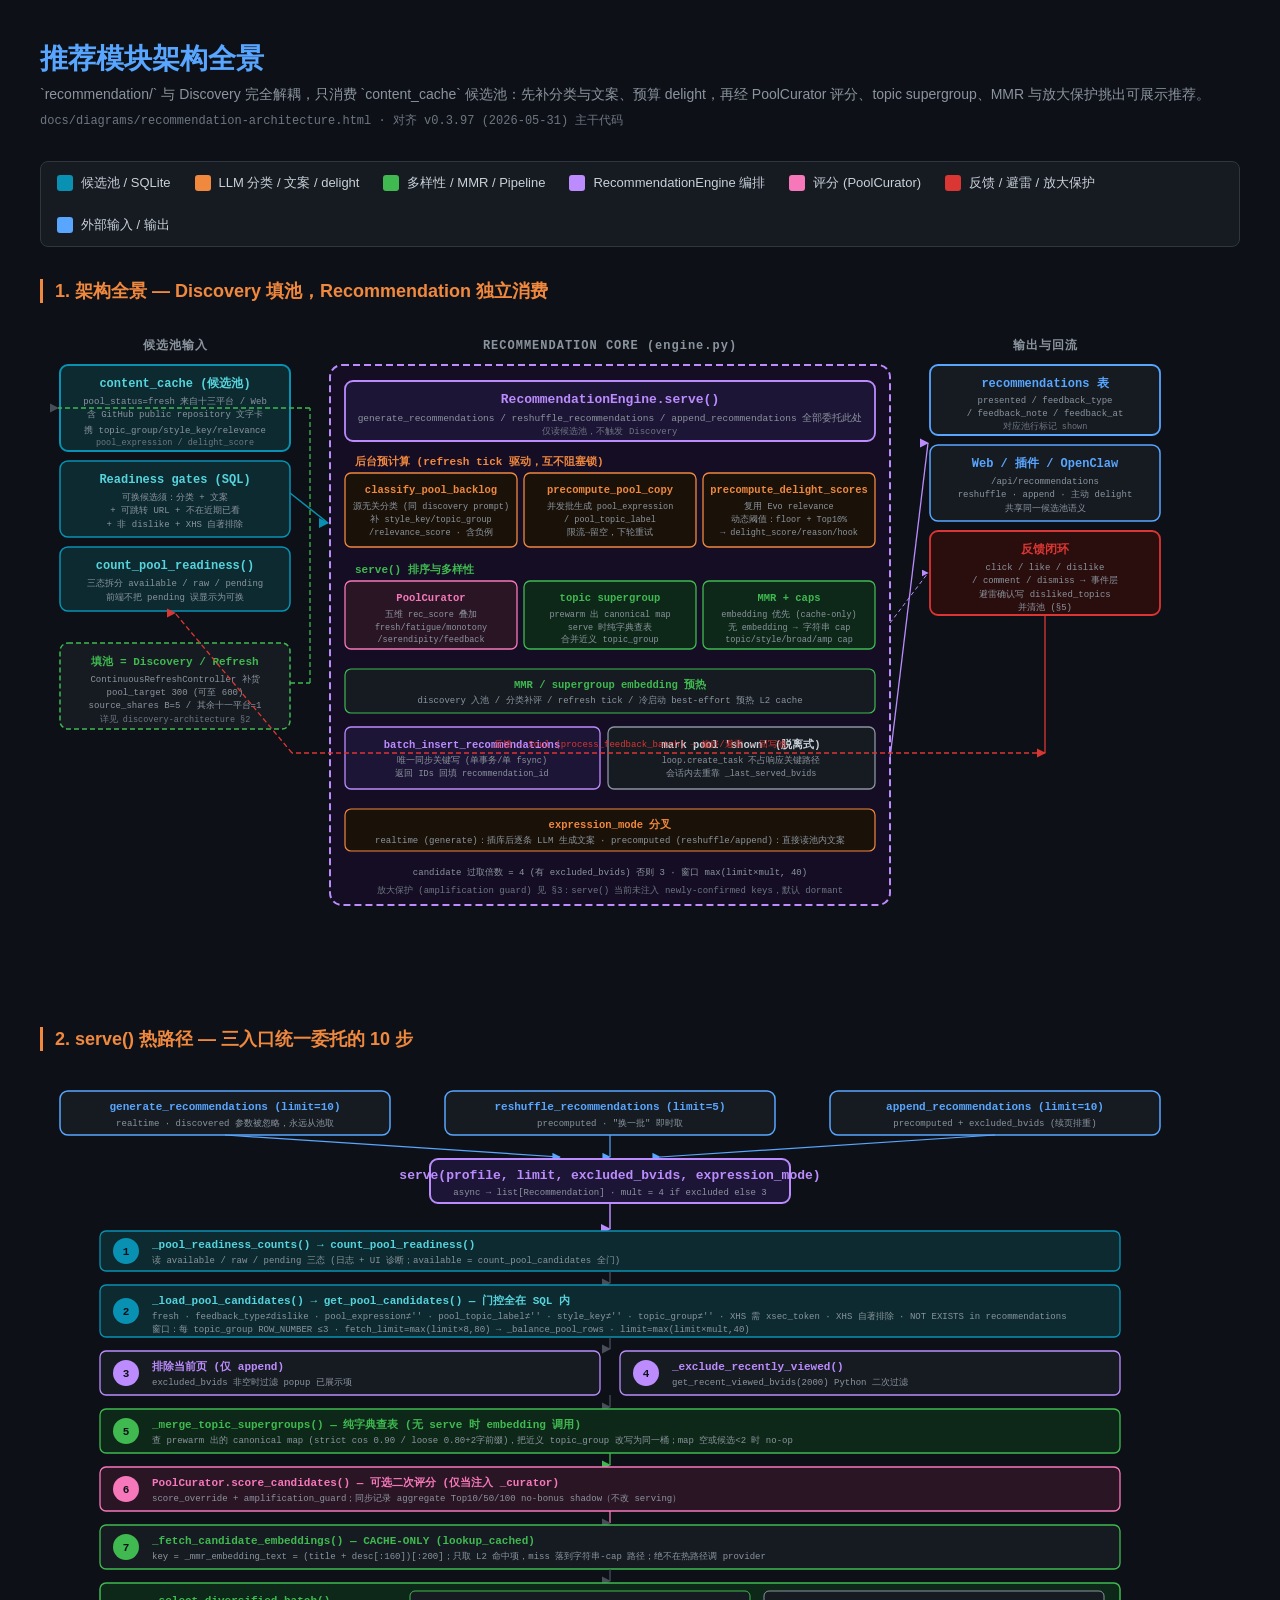
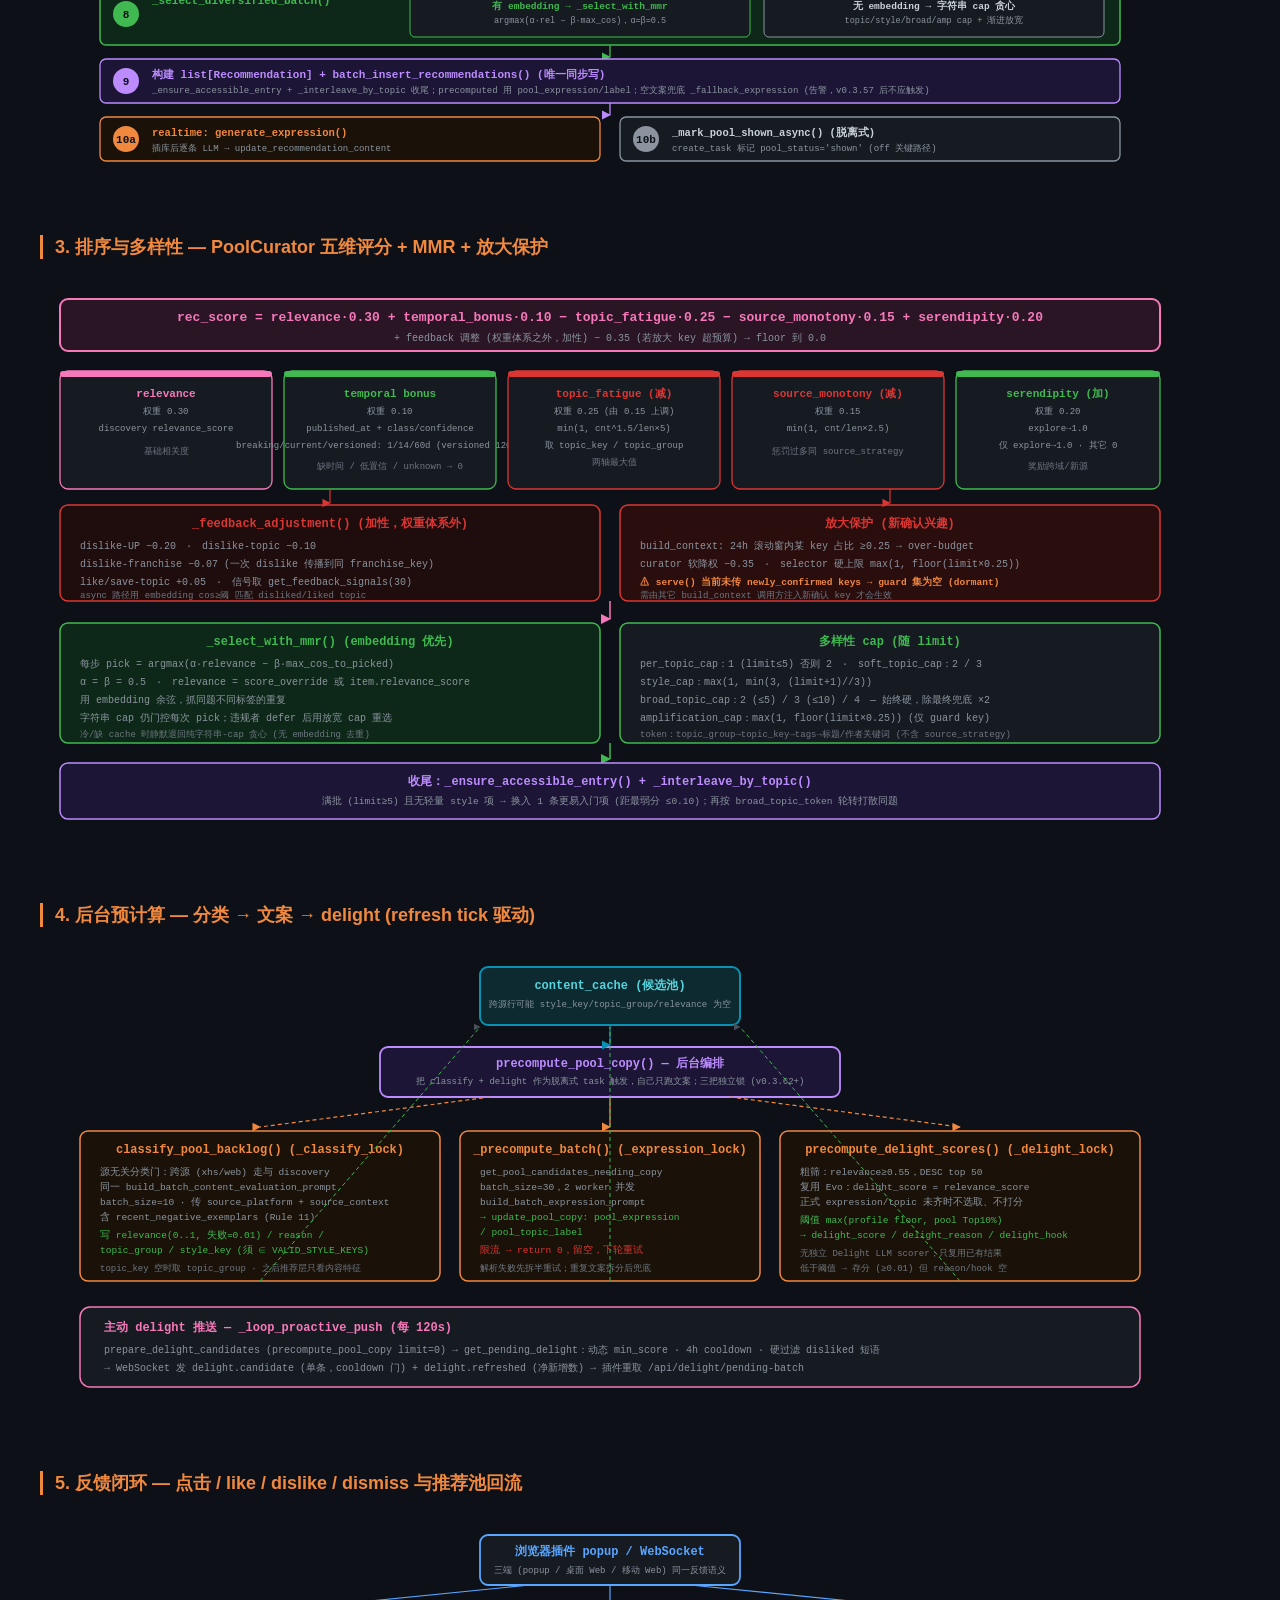
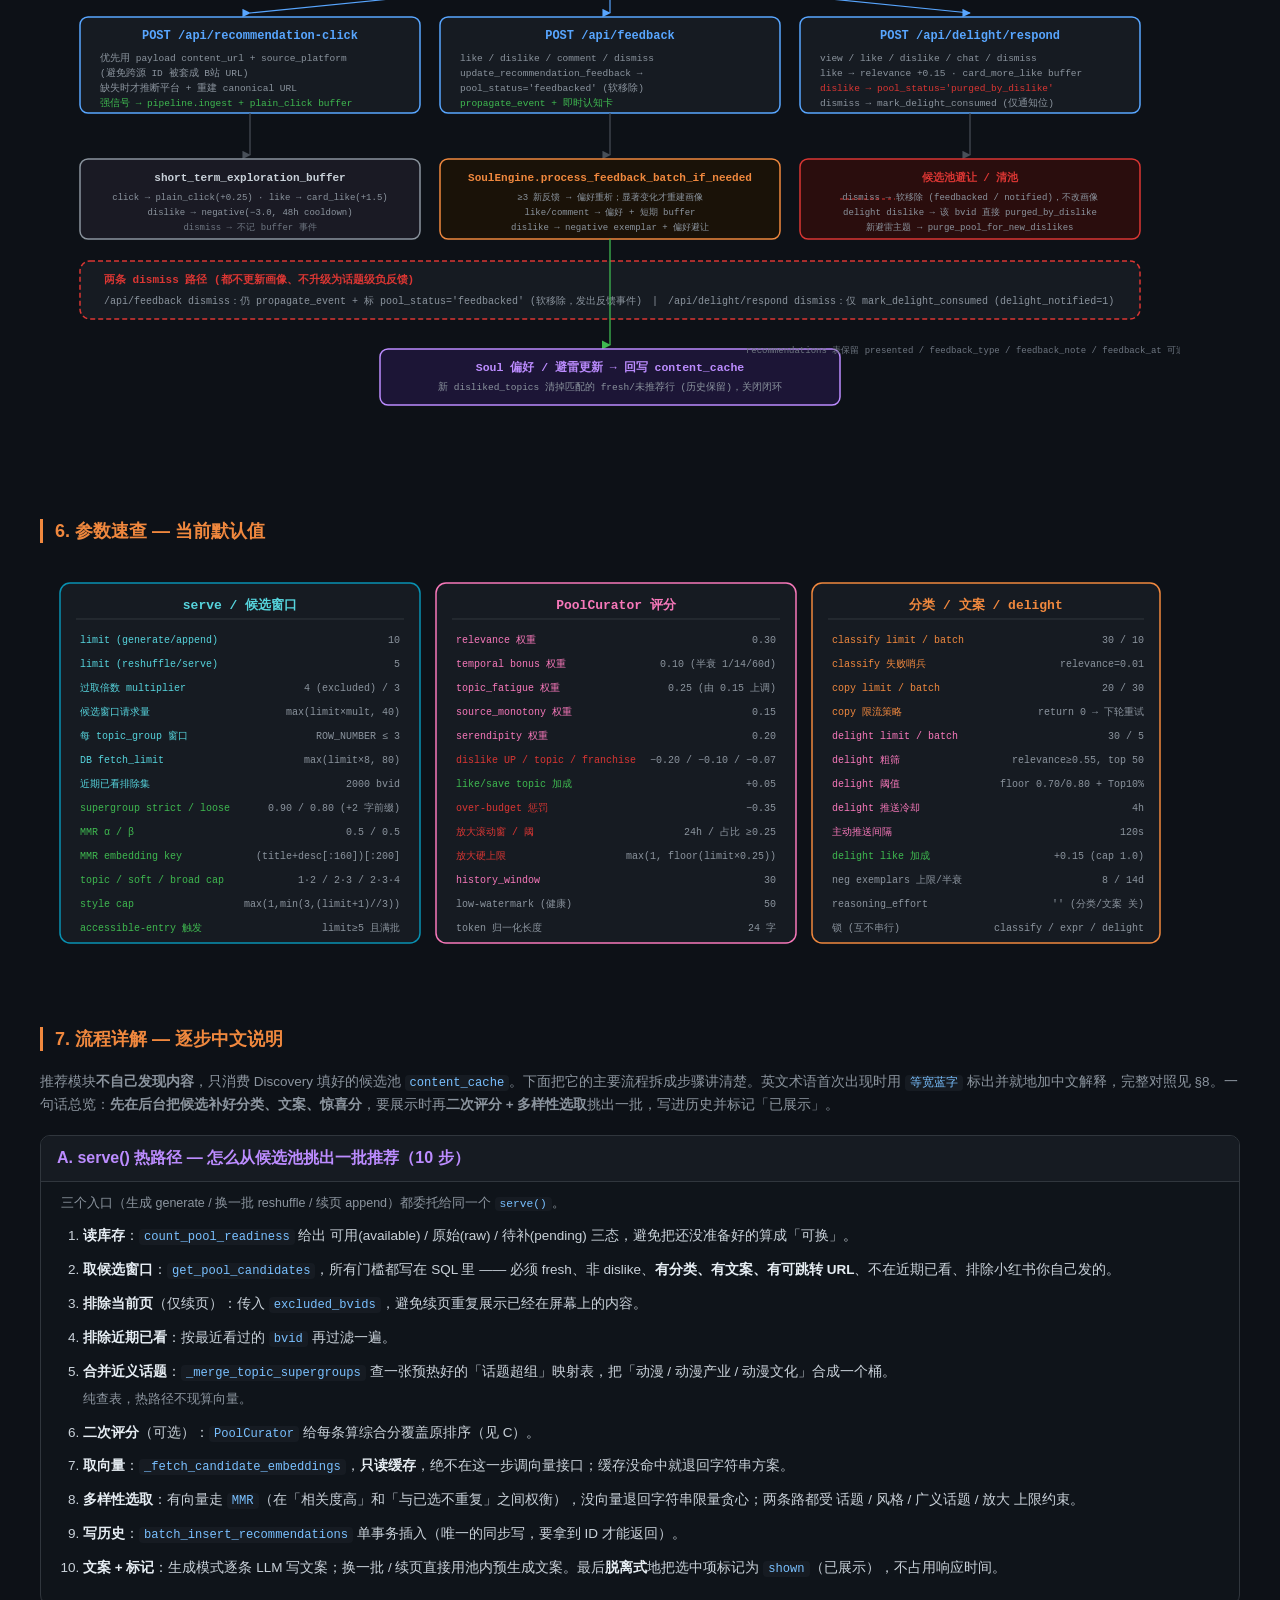
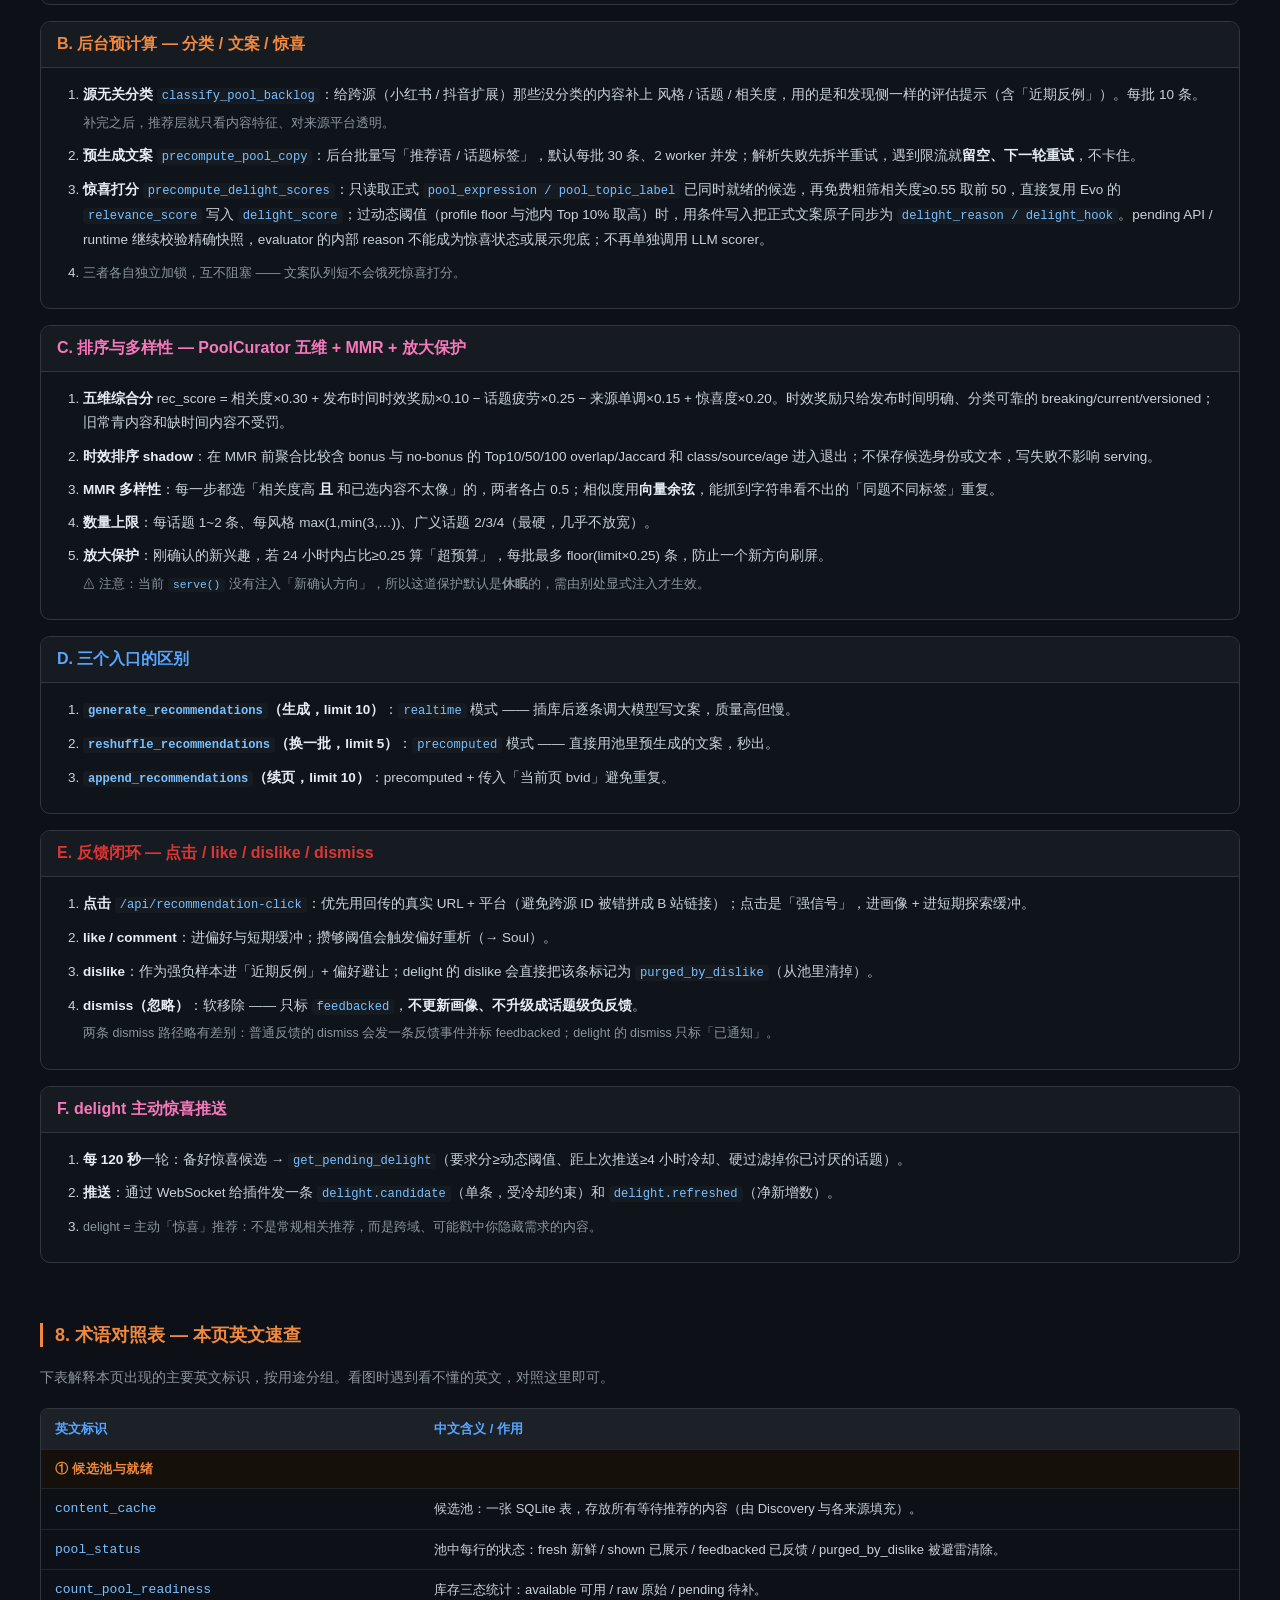
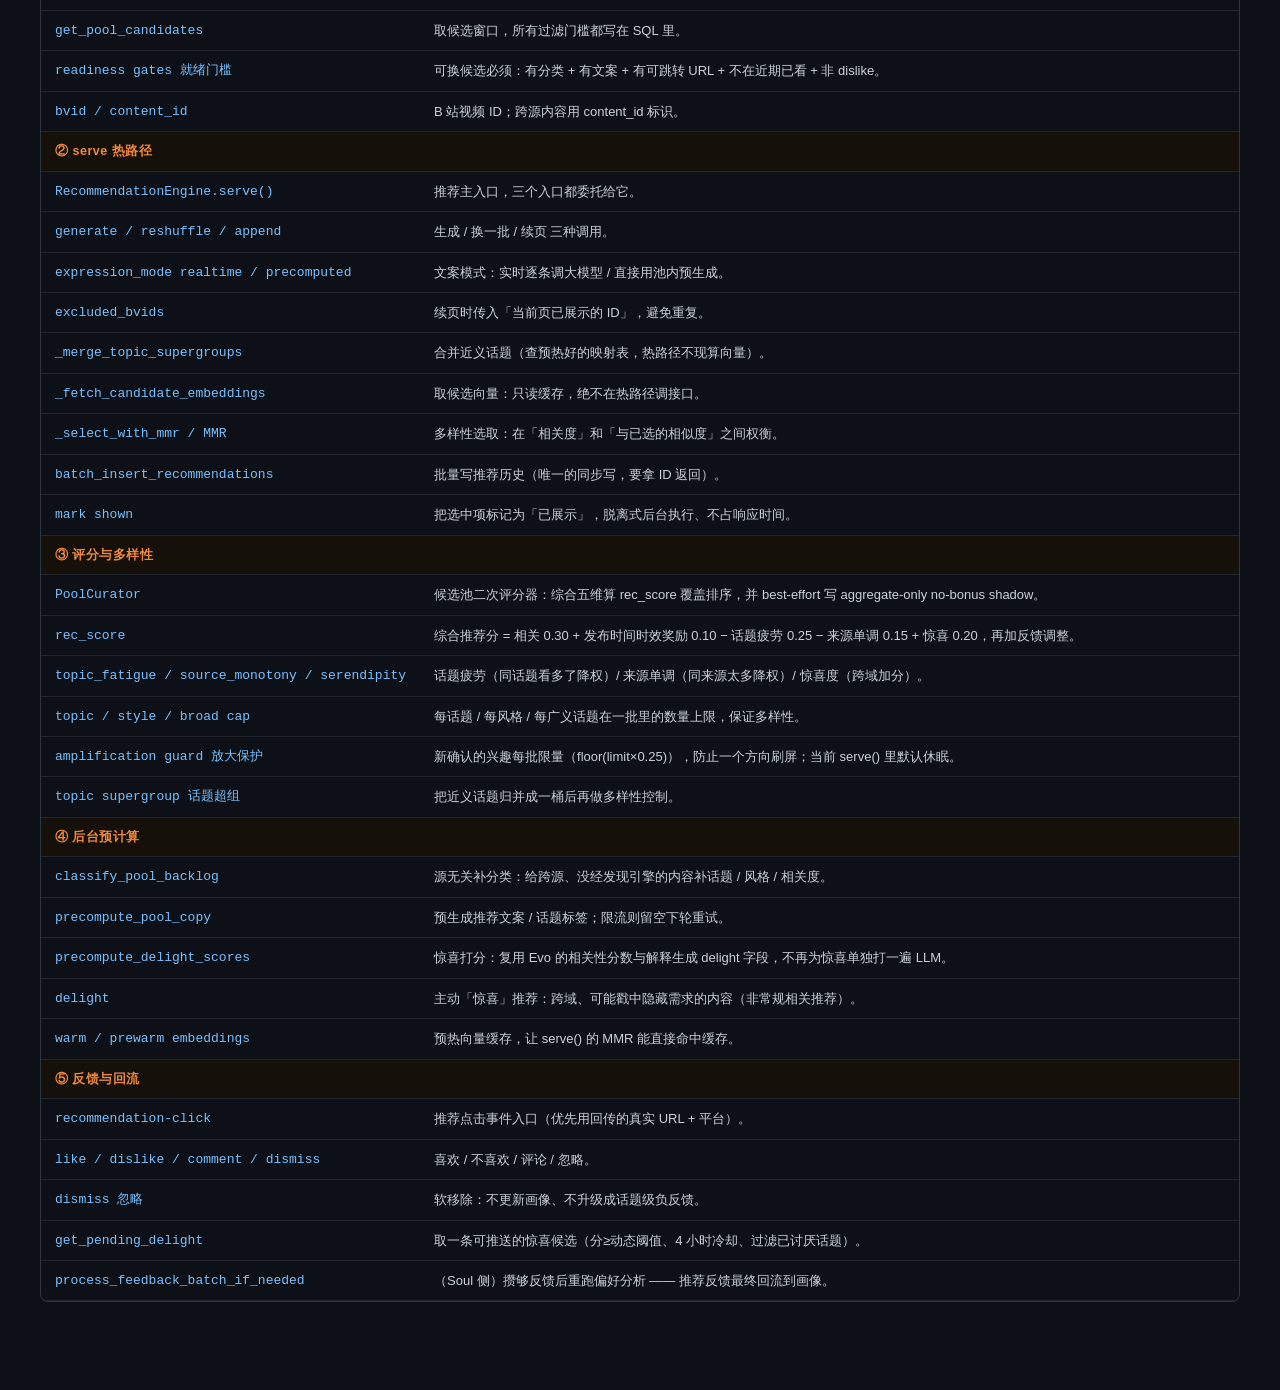
<file: docs/diagrams/recommendation-architecture.html>
<!DOCTYPE html>
<html lang="zh-CN">
<head>
<meta charset="UTF-8">
<meta name="viewport" content="width=device-width, initial-scale=1.0">
<title>Recommendation Module Architecture</title>
<style>
  * { margin: 0; padding: 0; box-sizing: border-box; }
  body {
    font-family: -apple-system, "PingFang SC", "Noto Sans SC", sans-serif;
    background: #0d1117;
    color: #c9d1d9;
    padding: 40px;
    min-width: 1200px;
  }
  h1 { color: #58a6ff; font-size: 28px; margin-bottom: 8px; }
  .subtitle { color: #8b949e; font-size: 14px; margin-bottom: 8px; }
  .stamp { color: #6e7681; font-size: 12px; margin-bottom: 32px; font-family: ui-monospace, SFMono-Regular, Menlo, monospace; }

  .diagram-section { margin-bottom: 60px; }
  .section-title {
    color: #f0883e; font-size: 18px; font-weight: 600;
    margin-bottom: 20px; padding-left: 12px;
    border-left: 3px solid #f0883e;
  }

  svg text { font-family: -apple-system, "PingFang SC", "Noto Sans SC", monospace; }

  .legend {
    display: flex; gap: 24px; flex-wrap: wrap;
    margin-bottom: 32px; padding: 12px 16px;
    background: #161b22; border-radius: 8px; border: 1px solid #30363d;
  }
  .legend-item { display: flex; align-items: center; gap: 8px; font-size: 13px; }
  .legend-swatch { width: 16px; height: 16px; border-radius: 3px; flex-shrink: 0; }

  /* ── Explanatory prose (中文讲解) ── */
  .lead { color: #8b949e; font-size: 13.5px; margin-bottom: 18px; line-height: 1.7; }
  .src-card { margin-bottom: 16px; border: 1px solid #30363d; border-radius: 10px; overflow: hidden; background: #0f141a; }
  .src-head { padding: 12px 16px; font-size: 16px; font-weight: 700; border-bottom: 1px solid #30363d; background: #161b22; }
  .src-head .pill { font-size: 11px; font-weight: 600; padding: 2px 9px; border-radius: 999px; margin-left: 8px; vertical-align: middle; }
  .pill-on  { background: #0d2818; color: #3fb950; border: 1px solid #238636; }
  .pill-off { background: #2a0d0d; color: #f0883e; border: 1px solid #8b3a1f; }
  .pill-path{ background: #161b22; color: #8b949e; border: 1px solid #30363d; }
  .src-body { padding: 6px 20px 14px; }
  .src-body ol { margin: 0; padding-left: 22px; }
  .src-body li { margin: 9px 0; font-size: 13.5px; line-height: 1.8; color: #c9d1d9; }
  .src-body li > b { color: #e6edf3; }
  .src-body .sub { display: block; color: #8b949e; font-size: 12.5px; margin-top: 4px; line-height: 1.85; }
  code { font-family: ui-monospace, SFMono-Regular, Menlo, Consolas, monospace; color: #79c0ff; font-size: 0.9em; background: #161b22; padding: 1px 5px; border-radius: 4px; }
  .gloss-wrap { overflow-x: auto; border: 1px solid #30363d; border-radius: 8px; }
  table.gloss { width: 100%; border-collapse: collapse; font-size: 13px; }
  table.gloss th, table.gloss td { border-bottom: 1px solid #21262d; padding: 9px 14px; text-align: left; vertical-align: top; line-height: 1.65; }
  table.gloss th { background: #1c2128; color: #58a6ff; font-weight: 600; }
  table.gloss td.term { color: #79c0ff; font-family: ui-monospace, SFMono-Regular, Menlo, Consolas, monospace; white-space: nowrap; width: 1%; }
  table.gloss tr.grp td { background: #15110a; color: #f0883e; font-weight: 700; font-size: 12.5px; letter-spacing: 0.04em; }
</style>
</head>
<body>

<h1>推荐模块架构全景</h1>
<p class="subtitle">`recommendation/` 与 Discovery 完全解耦，只消费 `content_cache` 候选池：先补分类与文案、预算 delight，再经 PoolCurator 评分、topic supergroup、MMR 与放大保护挑出可展示推荐。</p>
<p class="stamp">docs/diagrams/recommendation-architecture.html &middot; 对齐 v0.3.97 (2026-05-31) 主干代码</p>

<div class="legend">
  <div class="legend-item"><div class="legend-swatch" style="background:#0891b2"></div>候选池 / SQLite</div>
  <div class="legend-item"><div class="legend-swatch" style="background:#f0883e"></div>LLM 分类 / 文案 / delight</div>
  <div class="legend-item"><div class="legend-swatch" style="background:#3fb950"></div>多样性 / MMR / Pipeline</div>
  <div class="legend-item"><div class="legend-swatch" style="background:#bc8cff"></div>RecommendationEngine 编排</div>
  <div class="legend-item"><div class="legend-swatch" style="background:#f778ba"></div>评分 (PoolCurator)</div>
  <div class="legend-item"><div class="legend-swatch" style="background:#da3633"></div>反馈 / 避雷 / 放大保护</div>
  <div class="legend-item"><div class="legend-swatch" style="background:#58a6ff"></div>外部输入 / 输出</div>
</div>

<!-- ═══════════════════════════════════════════════════════════════ -->
<!-- SECTION 1: Architecture overview                              -->
<!-- ═══════════════════════════════════════════════════════════════ -->
<div class="diagram-section">
<div class="section-title">1. 架构全景 &mdash; Discovery 填池，Recommendation 独立消费</div>

<svg width="1140" height="640" viewBox="0 0 1140 640">
  <defs>
    <marker id="s1" viewBox="0 0 10 10" refX="9" refY="5" markerWidth="7" markerHeight="7" orient="auto-start-auto"><path d="M 0 0 L 10 5 L 0 10 z" fill="#484f58"/></marker>
    <marker id="s1-cyan" viewBox="0 0 10 10" refX="9" refY="5" markerWidth="7" markerHeight="7" orient="auto-start-auto"><path d="M 0 0 L 10 5 L 0 10 z" fill="#0891b2"/></marker>
    <marker id="s1-purple" viewBox="0 0 10 10" refX="9" refY="5" markerWidth="7" markerHeight="7" orient="auto-start-auto"><path d="M 0 0 L 10 5 L 0 10 z" fill="#bc8cff"/></marker>
    <marker id="s1-blue" viewBox="0 0 10 10" refX="9" refY="5" markerWidth="7" markerHeight="7" orient="auto-start-auto"><path d="M 0 0 L 10 5 L 0 10 z" fill="#58a6ff"/></marker>
    <marker id="s1-red" viewBox="0 0 10 10" refX="9" refY="5" markerWidth="7" markerHeight="7" orient="auto-start-auto"><path d="M 0 0 L 10 5 L 0 10 z" fill="#da3633"/></marker>
  </defs>

  <text x="135" y="26" text-anchor="middle" fill="#8b949e" font-size="12" font-weight="700" letter-spacing="1">候选池输入</text>
  <text x="570" y="26" text-anchor="middle" fill="#8b949e" font-size="12" font-weight="700" letter-spacing="1">RECOMMENDATION CORE (engine.py)</text>
  <text x="1005" y="26" text-anchor="middle" fill="#8b949e" font-size="12" font-weight="700" letter-spacing="1">输出与回流</text>

  <!-- ── Pool inputs (left) ── -->
  <rect x="20" y="42" width="230" height="86" rx="8" fill="#0c2a30" stroke="#0891b2" stroke-width="2"/>
  <text x="135" y="64" text-anchor="middle" fill="#56d4dd" font-size="12" font-weight="600">content_cache (候选池)</text>
  <text x="135" y="81" text-anchor="middle" fill="#8b949e" font-size="9">pool_status=fresh 来自十三平台 / Web</text>
  <text x="135" y="94" text-anchor="middle" fill="#8b949e" font-size="9">含 GitHub public repository 文字卡</text>
  <text x="135" y="110" text-anchor="middle" fill="#8b949e" font-size="9">携 topic_group/style_key/relevance</text>
  <text x="135" y="122" text-anchor="middle" fill="#6e7681" font-size="8.5">pool_expression / delight_score</text>

  <rect x="20" y="138" width="230" height="76" rx="8" fill="#0c2a30" stroke="#0891b2" stroke-width="1.5"/>
  <text x="135" y="160" text-anchor="middle" fill="#56d4dd" font-size="12" font-weight="600">Readiness gates (SQL)</text>
  <text x="135" y="177" text-anchor="middle" fill="#8b949e" font-size="9">可换候选须：分类 + 文案</text>
  <text x="135" y="190" text-anchor="middle" fill="#8b949e" font-size="9">+ 可跳转 URL + 不在近期已看</text>
  <text x="135" y="204" text-anchor="middle" fill="#8b949e" font-size="9">+ 非 dislike + XHS 自著排除</text>

  <rect x="20" y="224" width="230" height="64" rx="8" fill="#0c2a30" stroke="#0891b2" stroke-width="1.5"/>
  <text x="135" y="246" text-anchor="middle" fill="#56d4dd" font-size="12" font-weight="600">count_pool_readiness()</text>
  <text x="135" y="263" text-anchor="middle" fill="#8b949e" font-size="9">三态拆分 available / raw / pending</text>
  <text x="135" y="277" text-anchor="middle" fill="#8b949e" font-size="9">前端不把 pending 误显示为可换</text>

  <!-- Discovery / refresh fills pool note -->
  <rect x="20" y="320" width="230" height="86" rx="8" fill="#161b22" stroke="#3fb950" stroke-width="1.5" stroke-dasharray="5,3"/>
  <text x="135" y="342" text-anchor="middle" fill="#3fb950" font-size="11" font-weight="600">填池 = Discovery / Refresh</text>
  <text x="135" y="359" text-anchor="middle" fill="#8b949e" font-size="9">ContinuousRefreshController 补货</text>
  <text x="135" y="372" text-anchor="middle" fill="#8b949e" font-size="9">pool_target 300 (可至 600)</text>
  <text x="135" y="385" text-anchor="middle" fill="#8b949e" font-size="9">source_shares B=5 / 其余十一平台=1</text>
  <text x="135" y="399" text-anchor="middle" fill="#6e7681" font-size="8.5">详见 discovery-architecture §2</text>

  <line x1="250" y1="170" x2="288" y2="200" stroke="#0891b2" stroke-width="1.5" marker-end="url(#s1-cyan)"/>
  <line x1="250" y1="360" x2="270" y2="360" stroke="#3fb950" stroke-width="1.3" stroke-dasharray="5,3"/>
  <line x1="270" y1="360" x2="270" y2="85" stroke="#3fb950" stroke-width="1.3" stroke-dasharray="5,3"/>
  <line x1="270" y1="85" x2="18" y2="85" stroke="#3fb950" stroke-width="1.3" stroke-dasharray="5,3" marker-end="url(#s1)"/>

  <!-- ── Engine container (center) ── -->
  <rect x="290" y="42" width="560" height="540" rx="12" fill="#140d24" stroke="#bc8cff" stroke-width="2" stroke-dasharray="7,4"/>

  <rect x="305" y="58" width="530" height="60" rx="8" fill="#1c1536" stroke="#bc8cff" stroke-width="1.8"/>
  <text x="570" y="80" text-anchor="middle" fill="#bc8cff" font-size="13" font-weight="600">RecommendationEngine.serve()</text>
  <text x="570" y="98" text-anchor="middle" fill="#8b949e" font-size="9.5">generate_recommendations / reshuffle_recommendations / append_recommendations 全部委托此处</text>
  <text x="570" y="111" text-anchor="middle" fill="#6e7681" font-size="9">仅读候选池，不触发 Discovery</text>

  <!-- background precompute row -->
  <text x="315" y="142" fill="#f0883e" font-size="11" font-weight="600">后台预计算 (refresh tick 驱动，互不阻塞锁)</text>

  <rect x="305" y="150" width="172" height="74" rx="6" fill="#1a1208" stroke="#f0883e" stroke-width="1.3"/>
  <text x="391" y="170" text-anchor="middle" fill="#f0883e" font-size="10.5" font-weight="600">classify_pool_backlog</text>
  <text x="391" y="186" text-anchor="middle" fill="#8b949e" font-size="8.5">源无关分类 (同 discovery prompt)</text>
  <text x="391" y="199" text-anchor="middle" fill="#8b949e" font-size="8.5">补 style_key/topic_group</text>
  <text x="391" y="212" text-anchor="middle" fill="#8b949e" font-size="8.5">/relevance_score · 含负例</text>

  <rect x="484" y="150" width="172" height="74" rx="6" fill="#1a1208" stroke="#f0883e" stroke-width="1.3"/>
  <text x="570" y="170" text-anchor="middle" fill="#f0883e" font-size="10.5" font-weight="600">precompute_pool_copy</text>
  <text x="570" y="186" text-anchor="middle" fill="#8b949e" font-size="8.5">并发批生成 pool_expression</text>
  <text x="570" y="199" text-anchor="middle" fill="#8b949e" font-size="8.5">/ pool_topic_label</text>
  <text x="570" y="212" text-anchor="middle" fill="#8b949e" font-size="8.5">限流→留空，下轮重试</text>

  <rect x="663" y="150" width="172" height="74" rx="6" fill="#1a1208" stroke="#f0883e" stroke-width="1.3"/>
  <text x="749" y="170" text-anchor="middle" fill="#f0883e" font-size="10.5" font-weight="600">precompute_delight_scores</text>
  <text x="749" y="186" text-anchor="middle" fill="#8b949e" font-size="8.5">复用 Evo relevance</text>
  <text x="749" y="199" text-anchor="middle" fill="#8b949e" font-size="8.5">动态阈值：floor + Top10%</text>
  <text x="749" y="212" text-anchor="middle" fill="#8b949e" font-size="8.5">→ delight_score/reason/hook</text>

  <!-- ranking row -->
  <text x="315" y="250" fill="#3fb950" font-size="11" font-weight="600">serve() 排序与多样性</text>

  <rect x="305" y="258" width="172" height="68" rx="6" fill="#2a1525" stroke="#f778ba" stroke-width="1.3"/>
  <text x="391" y="278" text-anchor="middle" fill="#f778ba" font-size="10.5" font-weight="600">PoolCurator</text>
  <text x="391" y="294" text-anchor="middle" fill="#8b949e" font-size="8.5">五维 rec_score 叠加</text>
  <text x="391" y="307" text-anchor="middle" fill="#8b949e" font-size="8.5">fresh/fatigue/monotony</text>
  <text x="391" y="319" text-anchor="middle" fill="#8b949e" font-size="8.5">/serendipity/feedback</text>

  <rect x="484" y="258" width="172" height="68" rx="6" fill="#0d2818" stroke="#3fb950" stroke-width="1.3"/>
  <text x="570" y="278" text-anchor="middle" fill="#3fb950" font-size="10.5" font-weight="600">topic supergroup</text>
  <text x="570" y="294" text-anchor="middle" fill="#8b949e" font-size="8.5">prewarm 出 canonical map</text>
  <text x="570" y="307" text-anchor="middle" fill="#8b949e" font-size="8.5">serve 时纯字典查表</text>
  <text x="570" y="319" text-anchor="middle" fill="#8b949e" font-size="8.5">合并近义 topic_group</text>

  <rect x="663" y="258" width="172" height="68" rx="6" fill="#0d2818" stroke="#3fb950" stroke-width="1.3"/>
  <text x="749" y="278" text-anchor="middle" fill="#3fb950" font-size="10.5" font-weight="600">MMR + caps</text>
  <text x="749" y="294" text-anchor="middle" fill="#8b949e" font-size="8.5">embedding 优先 (cache-only)</text>
  <text x="749" y="307" text-anchor="middle" fill="#8b949e" font-size="8.5">无 embedding → 字符串 cap</text>
  <text x="749" y="319" text-anchor="middle" fill="#8b949e" font-size="8.5">topic/style/broad/amp cap</text>

  <!-- embedding warm note -->
  <rect x="305" y="346" width="530" height="44" rx="6" fill="#161b22" stroke="#3fb950" stroke-width="1.2"/>
  <text x="570" y="365" text-anchor="middle" fill="#3fb950" font-size="10.5" font-weight="600">MMR / supergroup embedding 预热</text>
  <text x="570" y="380" text-anchor="middle" fill="#8b949e" font-size="9">discovery 入池 / 分类补评 / refresh tick / 冷启动 best-effort 预热 L2 cache</text>

  <!-- write + mark shown -->
  <rect x="305" y="404" width="255" height="62" rx="6" fill="#1c1536" stroke="#bc8cff" stroke-width="1.3"/>
  <text x="432" y="425" text-anchor="middle" fill="#bc8cff" font-size="10.5" font-weight="600">batch_insert_recommendations</text>
  <text x="432" y="440" text-anchor="middle" fill="#8b949e" font-size="8.5">唯一同步关键写 (单事务/单 fsync)</text>
  <text x="432" y="453" text-anchor="middle" fill="#8b949e" font-size="8.5">返回 IDs 回填 recommendation_id</text>

  <rect x="568" y="404" width="267" height="62" rx="6" fill="#161b22" stroke="#8b949e" stroke-width="1.3"/>
  <text x="701" y="425" text-anchor="middle" fill="#c9d1d9" font-size="10.5" font-weight="600">mark pool 'shown' (脱离式)</text>
  <text x="701" y="440" text-anchor="middle" fill="#8b949e" font-size="8.5">loop.create_task 不占响应关键路径</text>
  <text x="701" y="453" text-anchor="middle" fill="#8b949e" font-size="8.5">会话内去重靠 _last_served_bvids</text>

  <!-- expression fork -->
  <rect x="305" y="486" width="530" height="42" rx="6" fill="#1a1208" stroke="#f0883e" stroke-width="1.2"/>
  <text x="570" y="505" text-anchor="middle" fill="#f0883e" font-size="10.5" font-weight="600">expression_mode 分叉</text>
  <text x="570" y="520" text-anchor="middle" fill="#8b949e" font-size="9">realtime (generate)：插库后逐条 LLM 生成文案  ·  precomputed (reshuffle/append)：直接读池内文案</text>

  <text x="570" y="552" text-anchor="middle" fill="#8b949e" font-size="9">candidate 过取倍数 = 4 (有 excluded_bvids) 否则 3 · 窗口 max(limit×mult, 40)</text>
  <text x="570" y="570" text-anchor="middle" fill="#6e7681" font-size="9">放大保护 (amplification guard) 见 §3：serve() 当前未注入 newly-confirmed keys，默认 dormant</text>

  <!-- arrows engine → outputs -->
  <line x1="850" y1="435" x2="888" y2="120" stroke="#bc8cff" stroke-width="1.3" marker-end="url(#s1-purple)"/>
  <line x1="850" y1="300" x2="888" y2="250" stroke="#bc8cff" stroke-width="1" marker-end="url(#s1-purple)" stroke-dasharray="4,3"/>

  <!-- ── Outputs (right) ── -->
  <rect x="890" y="42" width="230" height="70" rx="8" fill="#161b22" stroke="#58a6ff" stroke-width="1.8"/>
  <text x="1005" y="64" text-anchor="middle" fill="#58a6ff" font-size="12" font-weight="600">recommendations 表</text>
  <text x="1005" y="80" text-anchor="middle" fill="#8b949e" font-size="9">presented / feedback_type</text>
  <text x="1005" y="93" text-anchor="middle" fill="#8b949e" font-size="9">/ feedback_note / feedback_at</text>
  <text x="1005" y="106" text-anchor="middle" fill="#6e7681" font-size="8.5">对应池行标记 shown</text>

  <rect x="890" y="122" width="230" height="76" rx="8" fill="#161b22" stroke="#58a6ff" stroke-width="1.5"/>
  <text x="1005" y="144" text-anchor="middle" fill="#58a6ff" font-size="12" font-weight="600">Web / 插件 / OpenClaw</text>
  <text x="1005" y="161" text-anchor="middle" fill="#8b949e" font-size="9">/api/recommendations</text>
  <text x="1005" y="174" text-anchor="middle" fill="#8b949e" font-size="9">reshuffle · append · 主动 delight</text>
  <text x="1005" y="188" text-anchor="middle" fill="#8b949e" font-size="9">共享同一候选池语义</text>

  <rect x="890" y="208" width="230" height="84" rx="8" fill="#2a0d0d" stroke="#da3633" stroke-width="1.8"/>
  <text x="1005" y="230" text-anchor="middle" fill="#da3633" font-size="12" font-weight="600">反馈闭环</text>
  <text x="1005" y="247" text-anchor="middle" fill="#8b949e" font-size="9">click / like / dislike</text>
  <text x="1005" y="260" text-anchor="middle" fill="#8b949e" font-size="9">/ comment / dismiss → 事件层</text>
  <text x="1005" y="274" text-anchor="middle" fill="#8b949e" font-size="9">避雷确认写 disliked_topics</text>
  <text x="1005" y="287" text-anchor="middle" fill="#8b949e" font-size="9">并清池 (§5)</text>

  <!-- feedback loops back to pool/soul -->
  <line x1="1005" y1="292" x2="1005" y2="430" stroke="#da3633" stroke-width="1.3" marker-end="url(#s1-red)"/>
  <line x1="1005" y1="430" x2="252" y2="430" stroke="#da3633" stroke-width="1.3" stroke-dasharray="5,3"/>
  <line x1="252" y1="430" x2="135" y2="290" stroke="#da3633" stroke-width="1.3" stroke-dasharray="5,3" marker-end="url(#s1-red)"/>
  <text x="600" y="424" text-anchor="middle" fill="#da3633" font-size="9">反馈 → Soul (process_feedback_batch) → 偏好/避雷 → 回写池</text>
</svg>
</div>

<!-- ═══════════════════════════════════════════════════════════════ -->
<!-- SECTION 2: serve() hot path                                   -->
<!-- ═══════════════════════════════════════════════════════════════ -->
<div class="diagram-section">
<div class="section-title">2. serve() 热路径 &mdash; 三入口统一委托的 10 步</div>

<svg width="1140" height="700" viewBox="0 0 1140 700">
  <defs>
    <marker id="s2" viewBox="0 0 10 10" refX="9" refY="5" markerWidth="7" markerHeight="7" orient="auto-start-auto"><path d="M 0 0 L 10 5 L 0 10 z" fill="#484f58"/></marker>
    <marker id="s2-purple" viewBox="0 0 10 10" refX="9" refY="5" markerWidth="7" markerHeight="7" orient="auto-start-auto"><path d="M 0 0 L 10 5 L 0 10 z" fill="#bc8cff"/></marker>
    <marker id="s2-blue" viewBox="0 0 10 10" refX="9" refY="5" markerWidth="7" markerHeight="7" orient="auto-start-auto"><path d="M 0 0 L 10 5 L 0 10 z" fill="#58a6ff"/></marker>
    <marker id="s2-green" viewBox="0 0 10 10" refX="9" refY="5" markerWidth="7" markerHeight="7" orient="auto-start-auto"><path d="M 0 0 L 10 5 L 0 10 z" fill="#3fb950"/></marker>
    <marker id="s2-orange" viewBox="0 0 10 10" refX="9" refY="5" markerWidth="7" markerHeight="7" orient="auto-start-auto"><path d="M 0 0 L 10 5 L 0 10 z" fill="#f0883e"/></marker>
  </defs>

  <!-- Three entry points -->
  <rect x="20" y="20" width="330" height="44" rx="8" fill="#161b22" stroke="#58a6ff" stroke-width="1.5"/>
  <text x="185" y="39" text-anchor="middle" fill="#58a6ff" font-size="11" font-weight="600">generate_recommendations (limit=10)</text>
  <text x="185" y="55" text-anchor="middle" fill="#8b949e" font-size="9">realtime · discovered 参数被忽略，永远从池取</text>

  <rect x="405" y="20" width="330" height="44" rx="8" fill="#161b22" stroke="#58a6ff" stroke-width="1.5"/>
  <text x="570" y="39" text-anchor="middle" fill="#58a6ff" font-size="11" font-weight="600">reshuffle_recommendations (limit=5)</text>
  <text x="570" y="55" text-anchor="middle" fill="#8b949e" font-size="9">precomputed · "换一批" 即时取</text>

  <rect x="790" y="20" width="330" height="44" rx="8" fill="#161b22" stroke="#58a6ff" stroke-width="1.5"/>
  <text x="955" y="39" text-anchor="middle" fill="#58a6ff" font-size="11" font-weight="600">append_recommendations (limit=10)</text>
  <text x="955" y="55" text-anchor="middle" fill="#8b949e" font-size="9">precomputed + excluded_bvids (续页排重)</text>

  <line x1="185" y1="64" x2="520" y2="86" stroke="#58a6ff" stroke-width="1.2" marker-end="url(#s2-blue)"/>
  <line x1="570" y1="64" x2="570" y2="86" stroke="#58a6ff" stroke-width="1.2" marker-end="url(#s2-blue)"/>
  <line x1="955" y1="64" x2="620" y2="86" stroke="#58a6ff" stroke-width="1.2" marker-end="url(#s2-blue)"/>

  <rect x="390" y="88" width="360" height="44" rx="8" fill="#1c1536" stroke="#bc8cff" stroke-width="2"/>
  <text x="570" y="108" text-anchor="middle" fill="#bc8cff" font-size="13" font-weight="700">serve(profile, limit, excluded_bvids, expression_mode)</text>
  <text x="570" y="124" text-anchor="middle" fill="#8b949e" font-size="9">async → list[Recommendation] · mult = 4 if excluded else 3</text>

  <line x1="570" y1="132" x2="570" y2="158" stroke="#bc8cff" stroke-width="1.5" marker-end="url(#s2-purple)"/>

  <!-- Step rows: each full-width band -->
  <!-- Step 1 -->
  <rect x="60" y="160" width="1020" height="40" rx="6" fill="#0c2a30" stroke="#0891b2" stroke-width="1.3"/>
  <circle cx="86" cy="180" r="13" fill="#0891b2"/><text x="86" y="184" text-anchor="middle" fill="#0d1117" font-size="11" font-weight="700">1</text>
  <text x="112" y="177" fill="#56d4dd" font-size="11" font-weight="600">_pool_readiness_counts() → count_pool_readiness()</text>
  <text x="112" y="192" fill="#8b949e" font-size="9">读 available / raw / pending 三态 (日志 + UI 诊断；available = count_pool_candidates 全门)</text>

  <line x1="570" y1="200" x2="570" y2="212" stroke="#484f58" stroke-width="1.3" marker-end="url(#s2)"/>

  <!-- Step 2 -->
  <rect x="60" y="214" width="1020" height="52" rx="6" fill="#0c2a30" stroke="#0891b2" stroke-width="1.3"/>
  <circle cx="86" cy="240" r="13" fill="#0891b2"/><text x="86" y="244" text-anchor="middle" fill="#0d1117" font-size="11" font-weight="700">2</text>
  <text x="112" y="233" fill="#56d4dd" font-size="11" font-weight="600">_load_pool_candidates() → get_pool_candidates() — 门控全在 SQL 内</text>
  <text x="112" y="248" fill="#8b949e" font-size="9">fresh · feedback_type≠dislike · pool_expression≠'' · pool_topic_label≠'' · style_key≠'' · topic_group≠'' · XHS 需 xsec_token · XHS 自著排除 · NOT EXISTS in recommendations</text>
  <text x="112" y="261" fill="#8b949e" font-size="9">窗口：每 topic_group ROW_NUMBER ≤3 · fetch_limit=max(limit×8,80) → _balance_pool_rows · limit=max(limit×mult,40)</text>

  <line x1="570" y1="266" x2="570" y2="278" stroke="#484f58" stroke-width="1.3" marker-end="url(#s2)"/>

  <!-- Steps 3 & 4 side by side -->
  <rect x="60" y="280" width="500" height="44" rx="6" fill="#161b22" stroke="#bc8cff" stroke-width="1.3"/>
  <circle cx="86" cy="302" r="13" fill="#bc8cff"/><text x="86" y="306" text-anchor="middle" fill="#0d1117" font-size="11" font-weight="700">3</text>
  <text x="112" y="299" fill="#bc8cff" font-size="11" font-weight="600">排除当前页 (仅 append)</text>
  <text x="112" y="314" fill="#8b949e" font-size="9">excluded_bvids 非空时过滤 popup 已展示项</text>

  <rect x="580" y="280" width="500" height="44" rx="6" fill="#161b22" stroke="#bc8cff" stroke-width="1.3"/>
  <circle cx="606" cy="302" r="13" fill="#bc8cff"/><text x="606" y="306" text-anchor="middle" fill="#0d1117" font-size="11" font-weight="700">4</text>
  <text x="632" y="299" fill="#bc8cff" font-size="11" font-weight="600">_exclude_recently_viewed()</text>
  <text x="632" y="314" fill="#8b949e" font-size="9">get_recent_viewed_bvids(2000) Python 二次过滤</text>

  <line x1="570" y1="324" x2="570" y2="336" stroke="#484f58" stroke-width="1.3" marker-end="url(#s2)"/>

  <!-- Step 5 -->
  <rect x="60" y="338" width="1020" height="44" rx="6" fill="#0d2818" stroke="#3fb950" stroke-width="1.3"/>
  <circle cx="86" cy="360" r="13" fill="#3fb950"/><text x="86" y="364" text-anchor="middle" fill="#0d1117" font-size="11" font-weight="700">5</text>
  <text x="112" y="357" fill="#3fb950" font-size="11" font-weight="600">_merge_topic_supergroups() — 纯字典查表 (无 serve 时 embedding 调用)</text>
  <text x="112" y="372" fill="#8b949e" font-size="9">查 prewarm 出的 canonical map (strict cos 0.90 / loose 0.80+2字前缀)，把近义 topic_group 改写为同一桶；map 空或候选&lt;2 时 no-op</text>

  <line x1="570" y1="382" x2="570" y2="394" stroke="#3fb950" stroke-width="1.3" marker-end="url(#s2-green)"/>

  <!-- Step 6 -->
  <rect x="60" y="396" width="1020" height="44" rx="6" fill="#2a1525" stroke="#f778ba" stroke-width="1.3"/>
  <circle cx="86" cy="418" r="13" fill="#f778ba"/><text x="86" y="422" text-anchor="middle" fill="#0d1117" font-size="11" font-weight="700">6</text>
  <text x="112" y="415" fill="#f778ba" font-size="11" font-weight="600">PoolCurator.score_candidates() — 可选二次评分 (仅当注入 _curator)</text>
  <text x="112" y="430" fill="#8b949e" font-size="9">score_override + amplification_guard；同步记录 aggregate Top10/50/100 no-bonus shadow（不改 serving）</text>

  <line x1="570" y1="440" x2="570" y2="452" stroke="#f778ba" stroke-width="1.3" marker-end="url(#s2)"/>

  <!-- Step 7 -->
  <rect x="60" y="454" width="1020" height="44" rx="6" fill="#161b22" stroke="#3fb950" stroke-width="1.3"/>
  <circle cx="86" cy="476" r="13" fill="#3fb950"/><text x="86" y="480" text-anchor="middle" fill="#0d1117" font-size="11" font-weight="700">7</text>
  <text x="112" y="473" fill="#3fb950" font-size="11" font-weight="600">_fetch_candidate_embeddings() — CACHE-ONLY (lookup_cached)</text>
  <text x="112" y="488" fill="#8b949e" font-size="9">key = _mmr_embedding_text = (title + desc[:160])[:200]；只取 L2 命中项，miss 落到字符串-cap 路径；绝不在热路径调 provider</text>

  <line x1="570" y1="498" x2="570" y2="510" stroke="#484f58" stroke-width="1.3" marker-end="url(#s2)"/>

  <!-- Step 8 fork -->
  <rect x="60" y="512" width="1020" height="62" rx="6" fill="#0d2818" stroke="#3fb950" stroke-width="1.5"/>
  <circle cx="86" cy="543" r="13" fill="#3fb950"/><text x="86" y="547" text-anchor="middle" fill="#0d1117" font-size="11" font-weight="700">8</text>
  <text x="112" y="533" fill="#3fb950" font-size="11" font-weight="600">_select_diversified_batch()</text>
  <rect x="370" y="520" width="340" height="46" rx="5" fill="#161b22" stroke="#3fb950" stroke-width="1"/>
  <text x="540" y="538" text-anchor="middle" fill="#3fb950" font-size="9.5" font-weight="600">有 embedding → _select_with_mmr</text>
  <text x="540" y="552" text-anchor="middle" fill="#8b949e" font-size="8.5">argmax(α·rel − β·max_cos)，α=β=0.5</text>
  <rect x="724" y="520" width="340" height="46" rx="5" fill="#161b22" stroke="#8b949e" stroke-width="1"/>
  <text x="894" y="538" text-anchor="middle" fill="#c9d1d9" font-size="9.5" font-weight="600">无 embedding → 字符串 cap 贪心</text>
  <text x="894" y="552" text-anchor="middle" fill="#8b949e" font-size="8.5">topic/style/broad/amp cap + 渐进放宽</text>

  <line x1="570" y1="574" x2="570" y2="586" stroke="#3fb950" stroke-width="1.3" marker-end="url(#s2-green)"/>

  <!-- Step 9 -->
  <rect x="60" y="588" width="1020" height="44" rx="6" fill="#1c1536" stroke="#bc8cff" stroke-width="1.3"/>
  <circle cx="86" cy="610" r="13" fill="#bc8cff"/><text x="86" y="614" text-anchor="middle" fill="#0d1117" font-size="11" font-weight="700">9</text>
  <text x="112" y="607" fill="#bc8cff" font-size="11" font-weight="600">构建 list[Recommendation] + batch_insert_recommendations() (唯一同步写)</text>
  <text x="112" y="622" fill="#8b949e" font-size="9">_ensure_accessible_entry + _interleave_by_topic 收尾；precomputed 用 pool_expression/label；空文案兜底 _fallback_expression (告警，v0.3.57 后不应触发)</text>

  <line x1="570" y1="632" x2="570" y2="644" stroke="#bc8cff" stroke-width="1.3" marker-end="url(#s2-purple)"/>

  <!-- Step 10 -->
  <rect x="60" y="646" width="500" height="44" rx="6" fill="#1a1208" stroke="#f0883e" stroke-width="1.3"/>
  <circle cx="86" cy="668" r="13" fill="#f0883e"/><text x="86" y="672" text-anchor="middle" fill="#0d1117" font-size="11" font-weight="700">10a</text>
  <text x="112" y="665" fill="#f0883e" font-size="10.5" font-weight="600">realtime: generate_expression()</text>
  <text x="112" y="680" fill="#8b949e" font-size="9">插库后逐条 LLM → update_recommendation_content</text>

  <rect x="580" y="646" width="500" height="44" rx="6" fill="#161b22" stroke="#8b949e" stroke-width="1.3"/>
  <circle cx="606" cy="668" r="13" fill="#8b949e"/><text x="606" y="672" text-anchor="middle" fill="#0d1117" font-size="11" font-weight="700">10b</text>
  <text x="632" y="665" fill="#c9d1d9" font-size="10.5" font-weight="600">_mark_pool_shown_async() (脱离式)</text>
  <text x="632" y="680" fill="#8b949e" font-size="9">create_task 标记 pool_status='shown' (off 关键路径)</text>
</svg>
</div>

<!-- ═══════════════════════════════════════════════════════════════ -->
<!-- SECTION 3: Ranking & diversity                                -->
<!-- ═══════════════════════════════════════════════════════════════ -->
<div class="diagram-section">
<div class="section-title">3. 排序与多样性 &mdash; PoolCurator 五维评分 + MMR + 放大保护</div>

<svg width="1140" height="560" viewBox="0 0 1140 560">
  <defs>
    <marker id="s3-pink" viewBox="0 0 10 10" refX="9" refY="5" markerWidth="7" markerHeight="7" orient="auto-start-auto"><path d="M 0 0 L 10 5 L 0 10 z" fill="#f778ba"/></marker>
    <marker id="s3-green" viewBox="0 0 10 10" refX="9" refY="5" markerWidth="7" markerHeight="7" orient="auto-start-auto"><path d="M 0 0 L 10 5 L 0 10 z" fill="#3fb950"/></marker>
    <marker id="s3-red" viewBox="0 0 10 10" refX="9" refY="5" markerWidth="7" markerHeight="7" orient="auto-start-auto"><path d="M 0 0 L 10 5 L 0 10 z" fill="#da3633"/></marker>
  </defs>

  <!-- rec_score formula -->
  <rect x="20" y="20" width="1100" height="52" rx="8" fill="#2a1525" stroke="#f778ba" stroke-width="2"/>
  <text x="570" y="42" text-anchor="middle" fill="#f778ba" font-size="13" font-weight="700">rec_score = relevance·0.30 + temporal_bonus·0.10 − topic_fatigue·0.25 − source_monotony·0.15 + serendipity·0.20</text>
  <text x="570" y="62" text-anchor="middle" fill="#8b949e" font-size="10">+ feedback 调整 (权重体系之外，加性) − 0.35 (若放大 key 超预算) → floor 到 0.0</text>

  <!-- 5 dimension cards -->
  <rect x="20" y="92" width="212" height="118" rx="8" fill="#161b22" stroke="#f778ba" stroke-width="1.3"/>
  <rect x="20" y="92" width="212" height="6" rx="3" fill="#f778ba"/>
  <text x="126" y="118" text-anchor="middle" fill="#f778ba" font-size="11" font-weight="600">relevance</text>
  <text x="126" y="135" text-anchor="middle" fill="#8b949e" font-size="9">权重 0.30</text>
  <text x="126" y="152" text-anchor="middle" fill="#8b949e" font-size="9">discovery relevance_score</text>
  <text x="126" y="175" text-anchor="middle" fill="#6e7681" font-size="9">基础相关度</text>

  <rect x="244" y="92" width="212" height="118" rx="8" fill="#161b22" stroke="#3fb950" stroke-width="1.3"/>
  <rect x="244" y="92" width="212" height="6" rx="3" fill="#3fb950"/>
  <text x="350" y="118" text-anchor="middle" fill="#3fb950" font-size="11" font-weight="600">temporal bonus</text>
  <text x="350" y="135" text-anchor="middle" fill="#8b949e" font-size="9">权重 0.10</text>
  <text x="350" y="152" text-anchor="middle" fill="#8b949e" font-size="9">published_at + class/confidence</text>
  <text x="350" y="169" text-anchor="middle" fill="#8b949e" font-size="9">breaking/current/versioned: 1/14/60d (versioned 120d TTL)</text>
  <text x="350" y="190" text-anchor="middle" fill="#6e7681" font-size="9">缺时间 / 低置信 / unknown → 0</text>

  <rect x="468" y="92" width="212" height="118" rx="8" fill="#161b22" stroke="#da3633" stroke-width="1.3"/>
  <rect x="468" y="92" width="212" height="6" rx="3" fill="#da3633"/>
  <text x="574" y="118" text-anchor="middle" fill="#da3633" font-size="11" font-weight="600">topic_fatigue (减)</text>
  <text x="574" y="135" text-anchor="middle" fill="#8b949e" font-size="9">权重 0.25 (由 0.15 上调)</text>
  <text x="574" y="152" text-anchor="middle" fill="#8b949e" font-size="9">min(1, cnt^1.5/len×5)</text>
  <text x="574" y="169" text-anchor="middle" fill="#8b949e" font-size="9">取 topic_key / topic_group</text>
  <text x="574" y="186" text-anchor="middle" fill="#6e7681" font-size="9">两轴最大值</text>

  <rect x="692" y="92" width="212" height="118" rx="8" fill="#161b22" stroke="#da3633" stroke-width="1.3"/>
  <rect x="692" y="92" width="212" height="6" rx="3" fill="#da3633"/>
  <text x="798" y="118" text-anchor="middle" fill="#da3633" font-size="11" font-weight="600">source_monotony (减)</text>
  <text x="798" y="135" text-anchor="middle" fill="#8b949e" font-size="9">权重 0.15</text>
  <text x="798" y="152" text-anchor="middle" fill="#8b949e" font-size="9">min(1, cnt/len×2.5)</text>
  <text x="798" y="175" text-anchor="middle" fill="#6e7681" font-size="9">惩罚过多同 source_strategy</text>

  <rect x="916" y="92" width="204" height="118" rx="8" fill="#161b22" stroke="#3fb950" stroke-width="1.3"/>
  <rect x="916" y="92" width="204" height="6" rx="3" fill="#3fb950"/>
  <text x="1018" y="118" text-anchor="middle" fill="#3fb950" font-size="11" font-weight="600">serendipity (加)</text>
  <text x="1018" y="135" text-anchor="middle" fill="#8b949e" font-size="9">权重 0.20</text>
  <text x="1018" y="152" text-anchor="middle" fill="#8b949e" font-size="9">explore→1.0</text>
  <text x="1018" y="169" text-anchor="middle" fill="#8b949e" font-size="9">仅 explore→1.0 · 其它 0</text>
  <text x="1018" y="190" text-anchor="middle" fill="#6e7681" font-size="9">奖励跨域/新源</text>

  <!-- feedback adjustments -->
  <rect x="20" y="226" width="540" height="96" rx="8" fill="#1f0c0c" stroke="#da3633" stroke-width="1.5"/>
  <text x="290" y="248" text-anchor="middle" fill="#da3633" font-size="12" font-weight="700">_feedback_adjustment() (加性，权重体系外)</text>
  <text x="40" y="270" fill="#8b949e" font-size="10">dislike-UP −0.20　·　dislike-topic −0.10</text>
  <text x="40" y="288" fill="#8b949e" font-size="10">dislike-franchise −0.07 (一次 dislike 传播到同 franchise_key)</text>
  <text x="40" y="306" fill="#8b949e" font-size="10">like/save-topic +0.05　·　信号取 get_feedback_signals(30)</text>
  <text x="40" y="319" fill="#6e7681" font-size="9">async 路径用 embedding cos≥阈 匹配 disliked/liked topic</text>

  <!-- amplification guard -->
  <rect x="580" y="226" width="540" height="96" rx="8" fill="#2a0d0d" stroke="#da3633" stroke-width="1.5"/>
  <text x="850" y="248" text-anchor="middle" fill="#da3633" font-size="12" font-weight="700">放大保护 (新确认兴趣)</text>
  <text x="600" y="270" fill="#8b949e" font-size="10">build_context: 24h 滚动窗内某 key 占比 ≥0.25 → over-budget</text>
  <text x="600" y="288" fill="#8b949e" font-size="10">curator 软降权 −0.35　·　selector 硬上限 max(1, floor(limit×0.25))</text>
  <text x="600" y="306" fill="#f0883e" font-size="9.5" font-weight="600">⚠ serve() 当前未传 newly_confirmed keys → guard 集为空 (dormant)</text>
  <text x="600" y="319" fill="#6e7681" font-size="9">需由其它 build_context 调用方注入新确认 key 才会生效</text>

  <line x1="290" y1="210" x2="290" y2="224" stroke="#da3633" stroke-width="1.2" marker-end="url(#s3-red)"/>
  <line x1="850" y1="210" x2="850" y2="224" stroke="#da3633" stroke-width="1.2" marker-end="url(#s3-red)"/>

  <line x1="570" y1="322" x2="570" y2="340" stroke="#f778ba" stroke-width="1.5" marker-end="url(#s3-pink)"/>

  <!-- MMR + caps row -->
  <rect x="20" y="344" width="540" height="120" rx="8" fill="#0d2818" stroke="#3fb950" stroke-width="1.5"/>
  <text x="290" y="366" text-anchor="middle" fill="#3fb950" font-size="12" font-weight="700">_select_with_mmr() (embedding 优先)</text>
  <text x="40" y="388" fill="#8b949e" font-size="10">每步 pick = argmax(α·relevance − β·max_cos_to_picked)</text>
  <text x="40" y="406" fill="#8b949e" font-size="10">α = β = 0.5　·　relevance = score_override 或 item.relevance_score</text>
  <text x="40" y="424" fill="#8b949e" font-size="10">用 embedding 余弦，抓同题不同标签的重复</text>
  <text x="40" y="442" fill="#8b949e" font-size="10">字符串 cap 仍门控每次 pick；违规者 defer 后用放宽 cap 重选</text>
  <text x="40" y="458" fill="#6e7681" font-size="9">冷/缺 cache 时静默退回纯字符串-cap 贪心 (无 embedding 去重)</text>

  <rect x="580" y="344" width="540" height="120" rx="8" fill="#161b22" stroke="#3fb950" stroke-width="1.5"/>
  <text x="850" y="366" text-anchor="middle" fill="#3fb950" font-size="12" font-weight="700">多样性 cap (随 limit)</text>
  <text x="600" y="388" fill="#8b949e" font-size="10">per_topic_cap：1 (limit≤5) 否则 2　·　soft_topic_cap：2 / 3</text>
  <text x="600" y="406" fill="#8b949e" font-size="10">style_cap：max(1, min(3, (limit+1)//3))</text>
  <text x="600" y="424" fill="#8b949e" font-size="10">broad_topic_cap：2 (≤5) / 3 (≤10) / 4　— 始终硬，除最终兜底 ×2</text>
  <text x="600" y="442" fill="#8b949e" font-size="10">amplification_cap：max(1, floor(limit×0.25)) (仅 guard key)</text>
  <text x="600" y="458" fill="#6e7681" font-size="9">token：topic_group→topic_key→tags→标题/作者关键词 (不含 source_strategy)</text>

  <line x1="570" y1="464" x2="570" y2="480" stroke="#3fb950" stroke-width="1.5" marker-end="url(#s3-green)"/>

  <!-- finalize -->
  <rect x="20" y="484" width="1100" height="56" rx="8" fill="#1c1536" stroke="#bc8cff" stroke-width="1.5"/>
  <text x="570" y="506" text-anchor="middle" fill="#bc8cff" font-size="12" font-weight="600">收尾：_ensure_accessible_entry() + _interleave_by_topic()</text>
  <text x="570" y="525" text-anchor="middle" fill="#8b949e" font-size="9.5">满批 (limit≥5) 且无轻量 style 项 → 换入 1 条更易入门项 (距最弱分 ≤0.10)；再按 broad_topic_token 轮转打散同题</text>
</svg>
</div>

<!-- ═══════════════════════════════════════════════════════════════ -->
<!-- SECTION 4: Background precompute                              -->
<!-- ═══════════════════════════════════════════════════════════════ -->
<div class="diagram-section">
<div class="section-title">4. 后台预计算 &mdash; 分类 → 文案 → delight (refresh tick 驱动)</div>

<svg width="1140" height="460" viewBox="0 0 1140 460">
  <defs>
    <marker id="s4" viewBox="0 0 10 10" refX="9" refY="5" markerWidth="7" markerHeight="7" orient="auto-start-auto"><path d="M 0 0 L 10 5 L 0 10 z" fill="#484f58"/></marker>
    <marker id="s4-orange" viewBox="0 0 10 10" refX="9" refY="5" markerWidth="7" markerHeight="7" orient="auto-start-auto"><path d="M 0 0 L 10 5 L 0 10 z" fill="#f0883e"/></marker>
    <marker id="s4-cyan" viewBox="0 0 10 10" refX="9" refY="5" markerWidth="7" markerHeight="7" orient="auto-start-auto"><path d="M 0 0 L 10 5 L 0 10 z" fill="#0891b2"/></marker>
    <marker id="s4-loop" viewBox="0 0 10 10" refX="9" refY="5" markerWidth="7" markerHeight="7" orient="auto-start-auto"><path d="M 0 0 L 10 5 L 0 10 z" fill="#f0883e"/></marker>
  </defs>

  <!-- pool -->
  <rect x="440" y="20" width="260" height="58" rx="8" fill="#0c2a30" stroke="#0891b2" stroke-width="2"/>
  <text x="570" y="42" text-anchor="middle" fill="#56d4dd" font-size="12" font-weight="600">content_cache (候选池)</text>
  <text x="570" y="60" text-anchor="middle" fill="#8b949e" font-size="9">跨源行可能 style_key/topic_group/relevance 为空</text>

  <!-- precompute_pool_copy orchestrator -->
  <rect x="340" y="100" width="460" height="50" rx="8" fill="#1c1536" stroke="#bc8cff" stroke-width="1.8"/>
  <text x="570" y="120" text-anchor="middle" fill="#bc8cff" font-size="12" font-weight="600">precompute_pool_copy() — 后台编排</text>
  <text x="570" y="137" text-anchor="middle" fill="#8b949e" font-size="9">把 classify + delight 作为脱离式 task 触发，自己只跑文案；三把独立锁 (v0.3.62+)</text>

  <line x1="570" y1="78" x2="570" y2="98" stroke="#0891b2" stroke-width="1.3" marker-end="url(#s4-cyan)"/>

  <!-- three branches -->
  <line x1="450" y1="150" x2="220" y2="180" stroke="#f0883e" stroke-width="1.2" stroke-dasharray="4,3" marker-end="url(#s4-orange)"/>
  <line x1="570" y1="150" x2="570" y2="180" stroke="#f0883e" stroke-width="1.3" marker-end="url(#s4-orange)"/>
  <line x1="690" y1="150" x2="920" y2="180" stroke="#f0883e" stroke-width="1.2" stroke-dasharray="4,3" marker-end="url(#s4-orange)"/>

  <!-- classify -->
  <rect x="40" y="184" width="360" height="150" rx="8" fill="#1a1208" stroke="#f0883e" stroke-width="1.5"/>
  <text x="220" y="206" text-anchor="middle" fill="#f0883e" font-size="12" font-weight="700">classify_pool_backlog() (_classify_lock)</text>
  <text x="60" y="228" fill="#8b949e" font-size="9.5">源无关分类门：跨源 (xhs/web) 走与 discovery</text>
  <text x="60" y="243" fill="#8b949e" font-size="9.5">同一 build_batch_content_evaluation_prompt</text>
  <text x="60" y="258" fill="#8b949e" font-size="9.5">batch_size=10 · 传 source_platform + source_context</text>
  <text x="60" y="273" fill="#8b949e" font-size="9.5">含 recent_negative_exemplars (Rule 11)</text>
  <text x="60" y="291" fill="#3fb950" font-size="9.5">写 relevance(0..1, 失败=0.01) / reason /</text>
  <text x="60" y="306" fill="#3fb950" font-size="9.5">topic_group / style_key (须 ∈ VALID_STYLE_KEYS)</text>
  <text x="60" y="324" fill="#6e7681" font-size="9">topic_key 空时取 topic_group · 之后推荐层只看内容特征</text>

  <!-- copy -->
  <rect x="420" y="184" width="300" height="150" rx="8" fill="#1a1208" stroke="#f0883e" stroke-width="1.5"/>
  <text x="570" y="206" text-anchor="middle" fill="#f0883e" font-size="12" font-weight="700">_precompute_batch() (_expression_lock)</text>
  <text x="440" y="228" fill="#8b949e" font-size="9.5">get_pool_candidates_needing_copy</text>
  <text x="440" y="243" fill="#8b949e" font-size="9.5">batch_size=30，2 worker 并发</text>
  <text x="440" y="258" fill="#8b949e" font-size="9.5">build_batch_expression_prompt</text>
  <text x="440" y="273" fill="#3fb950" font-size="9.5">→ update_pool_copy: pool_expression</text>
  <text x="440" y="288" fill="#3fb950" font-size="9.5">/ pool_topic_label</text>
  <text x="440" y="306" fill="#da3633" font-size="9.5">限流 → return 0，留空，下轮重试</text>
  <text x="440" y="324" fill="#6e7681" font-size="9">解析失败先拆半重试；重复文案拆分后兜底</text>

  <!-- delight -->
  <rect x="740" y="184" width="360" height="150" rx="8" fill="#1a1208" stroke="#f0883e" stroke-width="1.5"/>
  <text x="920" y="206" text-anchor="middle" fill="#f0883e" font-size="12" font-weight="700">precompute_delight_scores() (_delight_lock)</text>
  <text x="760" y="228" fill="#8b949e" font-size="9.5">粗筛：relevance≥0.55，DESC top 50</text>
  <text x="760" y="243" fill="#8b949e" font-size="9.5">复用 Evo：delight_score = relevance_score</text>
  <text x="760" y="258" fill="#8b949e" font-size="9.5">正式 expression/topic 未齐时不选取、不打分</text>
  <text x="760" y="276" fill="#3fb950" font-size="9.5">阈值 max(profile floor, pool Top10%)</text>
  <text x="760" y="291" fill="#3fb950" font-size="9.5">→ delight_score / delight_reason / delight_hook</text>
  <text x="760" y="309" fill="#6e7681" font-size="9">无独立 Delight LLM scorer；只复用已有结果</text>
  <text x="760" y="324" fill="#6e7681" font-size="9">低于阈值 → 存分 (≥0.01) 但 reason/hook 空</text>

  <!-- write back to pool -->
  <line x1="220" y1="334" x2="440" y2="80" stroke="#3fb950" stroke-width="1" stroke-dasharray="4,3" marker-end="url(#s4)"/>
  <line x1="570" y1="334" x2="570" y2="80" stroke="#3fb950" stroke-width="1" stroke-dasharray="4,3"/>
  <line x1="920" y1="334" x2="700" y2="80" stroke="#3fb950" stroke-width="1" stroke-dasharray="4,3" marker-end="url(#s4)"/>

  <!-- proactive delight loop -->
  <rect x="40" y="360" width="1060" height="80" rx="10" fill="#161b22" stroke="#f778ba" stroke-width="1.5"/>
  <text x="64" y="384" fill="#f778ba" font-size="12" font-weight="700">主动 delight 推送 — _loop_proactive_push (每 120s)</text>
  <text x="64" y="406" fill="#8b949e" font-size="10">prepare_delight_candidates (precompute_pool_copy limit=0) → get_pending_delight：动态 min_score · 4h cooldown · 硬过滤 disliked 短语</text>
  <text x="64" y="424" fill="#8b949e" font-size="10">→ WebSocket 发 delight.candidate (单条，cooldown 门) + delight.refreshed (净新增数) → 插件重取 /api/delight/pending-batch</text>
</svg>
</div>

<!-- ═══════════════════════════════════════════════════════════════ -->
<!-- SECTION 5: Feedback loop                                      -->
<!-- ═══════════════════════════════════════════════════════════════ -->
<div class="diagram-section">
<div class="section-title">5. 反馈闭环 &mdash; 点击 / like / dislike / dismiss 与推荐池回流</div>

<svg width="1140" height="540" viewBox="0 0 1140 540">
  <defs>
    <marker id="s5" viewBox="0 0 10 10" refX="9" refY="5" markerWidth="7" markerHeight="7" orient="auto-start-auto"><path d="M 0 0 L 10 5 L 0 10 z" fill="#484f58"/></marker>
    <marker id="s5-blue" viewBox="0 0 10 10" refX="9" refY="5" markerWidth="7" markerHeight="7" orient="auto-start-auto"><path d="M 0 0 L 10 5 L 0 10 z" fill="#58a6ff"/></marker>
    <marker id="s5-green" viewBox="0 0 10 10" refX="9" refY="5" markerWidth="7" markerHeight="7" orient="auto-start-auto"><path d="M 0 0 L 10 5 L 0 10 z" fill="#3fb950"/></marker>
    <marker id="s5-red" viewBox="0 0 10 10" refX="9" refY="5" markerWidth="7" markerHeight="7" orient="auto-start-auto"><path d="M 0 0 L 10 5 L 0 10 z" fill="#da3633"/></marker>
  </defs>

  <!-- extension -->
  <rect x="440" y="20" width="260" height="50" rx="8" fill="#161b22" stroke="#58a6ff" stroke-width="1.8"/>
  <text x="570" y="40" text-anchor="middle" fill="#58a6ff" font-size="12" font-weight="600">浏览器插件 popup / WebSocket</text>
  <text x="570" y="58" text-anchor="middle" fill="#8b949e" font-size="9">三端 (popup / 桌面 Web / 移动 Web) 同一反馈语义</text>

  <!-- three API entries -->
  <line x1="490" y1="70" x2="210" y2="98" stroke="#58a6ff" stroke-width="1.2" marker-end="url(#s5-blue)"/>
  <line x1="570" y1="70" x2="570" y2="98" stroke="#58a6ff" stroke-width="1.2" marker-end="url(#s5-blue)"/>
  <line x1="650" y1="70" x2="930" y2="98" stroke="#58a6ff" stroke-width="1.2" marker-end="url(#s5-blue)"/>

  <!-- click -->
  <rect x="40" y="102" width="340" height="96" rx="8" fill="#161b22" stroke="#58a6ff" stroke-width="1.5"/>
  <text x="210" y="124" text-anchor="middle" fill="#58a6ff" font-size="12" font-weight="700">POST /api/recommendation-click</text>
  <text x="60" y="146" fill="#8b949e" font-size="9.5">优先用 payload content_url + source_platform</text>
  <text x="60" y="161" fill="#8b949e" font-size="9.5">(避免跨源 ID 被套成 B站 URL)</text>
  <text x="60" y="176" fill="#8b949e" font-size="9.5">缺失时才推断平台 + 重建 canonical URL</text>
  <text x="60" y="191" fill="#3fb950" font-size="9.5">强信号 → pipeline.ingest + plain_click buffer</text>

  <!-- feedback -->
  <rect x="400" y="102" width="340" height="96" rx="8" fill="#161b22" stroke="#58a6ff" stroke-width="1.5"/>
  <text x="570" y="124" text-anchor="middle" fill="#58a6ff" font-size="12" font-weight="700">POST /api/feedback</text>
  <text x="420" y="146" fill="#8b949e" font-size="9.5">like / dislike / comment / dismiss</text>
  <text x="420" y="161" fill="#8b949e" font-size="9.5">update_recommendation_feedback →</text>
  <text x="420" y="176" fill="#8b949e" font-size="9.5">pool_status='feedbacked' (软移除)</text>
  <text x="420" y="191" fill="#3fb950" font-size="9.5">propagate_event + 即时认知卡</text>

  <!-- delight respond -->
  <rect x="760" y="102" width="340" height="96" rx="8" fill="#161b22" stroke="#58a6ff" stroke-width="1.5"/>
  <text x="930" y="124" text-anchor="middle" fill="#58a6ff" font-size="12" font-weight="700">POST /api/delight/respond</text>
  <text x="780" y="146" fill="#8b949e" font-size="9.5">view / like / dislike / chat / dismiss</text>
  <text x="780" y="161" fill="#8b949e" font-size="9.5">like → relevance +0.15 · card_more_like buffer</text>
  <text x="780" y="176" fill="#da3633" font-size="9.5">dislike → pool_status='purged_by_dislike'</text>
  <text x="780" y="191" fill="#8b949e" font-size="9.5">dismiss → mark_delight_consumed (仅通知位)</text>

  <!-- middle: targets -->
  <line x1="210" y1="198" x2="210" y2="240" stroke="#484f58" stroke-width="1.2" marker-end="url(#s5)"/>
  <line x1="570" y1="198" x2="570" y2="240" stroke="#484f58" stroke-width="1.2" marker-end="url(#s5)"/>
  <line x1="930" y1="198" x2="930" y2="240" stroke="#484f58" stroke-width="1.2" marker-end="url(#s5)"/>

  <!-- exploration buffer -->
  <rect x="40" y="244" width="340" height="80" rx="8" fill="#1a1a24" stroke="#8b949e" stroke-width="1.5"/>
  <text x="210" y="266" text-anchor="middle" fill="#c9d1d9" font-size="11" font-weight="600">short_term_exploration_buffer</text>
  <text x="210" y="285" text-anchor="middle" fill="#8b949e" font-size="9">click → plain_click(+0.25) · like → card_like(+1.5)</text>
  <text x="210" y="300" text-anchor="middle" fill="#8b949e" font-size="9">dislike → negative(−3.0, 48h cooldown)</text>
  <text x="210" y="315" text-anchor="middle" fill="#6e7681" font-size="9">dismiss → 不记 buffer 事件</text>

  <!-- pref batch -->
  <rect x="400" y="244" width="340" height="80" rx="8" fill="#1a1208" stroke="#f0883e" stroke-width="1.5"/>
  <text x="570" y="266" text-anchor="middle" fill="#f0883e" font-size="11" font-weight="600">SoulEngine.process_feedback_batch_if_needed</text>
  <text x="570" y="285" text-anchor="middle" fill="#8b949e" font-size="9">≥3 新反馈 → 偏好重析；显著变化才重建画像</text>
  <text x="570" y="300" text-anchor="middle" fill="#8b949e" font-size="9">like/comment → 偏好 + 短期 buffer</text>
  <text x="570" y="315" text-anchor="middle" fill="#8b949e" font-size="9">dislike → negative exemplar + 偏好避让</text>

  <!-- pool / purge -->
  <rect x="760" y="244" width="340" height="80" rx="8" fill="#2a0d0d" stroke="#da3633" stroke-width="1.5"/>
  <text x="930" y="266" text-anchor="middle" fill="#da3633" font-size="11" font-weight="600">候选池避让 / 清池</text>
  <text x="930" y="285" text-anchor="middle" fill="#8b949e" font-size="9">dismiss → 软移除 (feedbacked / notified)，不改画像</text>
  <text x="930" y="300" text-anchor="middle" fill="#8b949e" font-size="9">delight dislike → 该 bvid 直接 purged_by_dislike</text>
  <text x="930" y="315" text-anchor="middle" fill="#8b949e" font-size="9">新避雷主题 → purge_pool_for_new_dislikes</text>

  <!-- dismiss distinction callout -->
  <rect x="40" y="346" width="1060" height="58" rx="10" fill="#161b22" stroke="#da3633" stroke-width="1.5" stroke-dasharray="5,3"/>
  <text x="64" y="368" fill="#da3633" font-size="11" font-weight="700">两条 dismiss 路径 (都不更新画像、不升级为话题级负反馈)</text>
  <text x="64" y="389" fill="#8b949e" font-size="10">/api/feedback dismiss：仍 propagate_event + 标 pool_status='feedbacked' (软移除，发出反馈事件)　|　/api/delight/respond dismiss：仅 mark_delight_consumed (delight_notified=1)</text>

  <!-- loop back to soul + pool -->
  <line x1="570" y1="324" x2="570" y2="430" stroke="#3fb950" stroke-width="1.3" marker-end="url(#s5-green)"/>
  <rect x="340" y="434" width="460" height="56" rx="8" fill="#1c1536" stroke="#bc8cff" stroke-width="1.5"/>
  <text x="570" y="456" text-anchor="middle" fill="#bc8cff" font-size="11.5" font-weight="600">Soul 偏好 / 避雷更新 → 回写 content_cache</text>
  <text x="570" y="475" text-anchor="middle" fill="#8b949e" font-size="9.5">新 disliked_topics 清掉匹配的 fresh/未推荐行 (历史保留)，关闭闭环</text>

  <line x1="800" y1="284" x2="855" y2="284" stroke="#da3633" stroke-width="1" stroke-dasharray="3,3"/>
  <text x="930" y="438" text-anchor="middle" fill="#6e7681" font-size="9">recommendations 表保留 presented / feedback_type / feedback_note / feedback_at 可追踪</text>
</svg>
</div>

<!-- ═══════════════════════════════════════════════════════════════ -->
<!-- SECTION 6: Parameter reference                                -->
<!-- ═══════════════════════════════════════════════════════════════ -->
<div class="diagram-section">
<div class="section-title">6. 参数速查 &mdash; 当前默认值</div>

<svg width="1140" height="400" viewBox="0 0 1140 400">
  <!-- serve / window -->
  <rect x="20" y="20" width="360" height="360" rx="10" fill="#161b22" stroke="#0891b2" stroke-width="1.5"/>
  <text x="200" y="46" text-anchor="middle" fill="#56d4dd" font-size="13" font-weight="600">serve / 候选窗口</text>
  <line x1="36" y1="56" x2="364" y2="56" stroke="#30363d" stroke-width="1"/>
  <text x="40" y="80" fill="#56d4dd" font-size="10">limit (generate/append)</text><text x="360" y="80" text-anchor="end" fill="#8b949e" font-size="10">10</text>
  <text x="40" y="104" fill="#56d4dd" font-size="10">limit (reshuffle/serve)</text><text x="360" y="104" text-anchor="end" fill="#8b949e" font-size="10">5</text>
  <text x="40" y="128" fill="#56d4dd" font-size="10">过取倍数 multiplier</text><text x="360" y="128" text-anchor="end" fill="#8b949e" font-size="10">4 (excluded) / 3</text>
  <text x="40" y="152" fill="#56d4dd" font-size="10">候选窗口请求量</text><text x="360" y="152" text-anchor="end" fill="#8b949e" font-size="10">max(limit×mult, 40)</text>
  <text x="40" y="176" fill="#56d4dd" font-size="10">每 topic_group 窗口</text><text x="360" y="176" text-anchor="end" fill="#8b949e" font-size="10">ROW_NUMBER ≤ 3</text>
  <text x="40" y="200" fill="#56d4dd" font-size="10">DB fetch_limit</text><text x="360" y="200" text-anchor="end" fill="#8b949e" font-size="10">max(limit×8, 80)</text>
  <text x="40" y="224" fill="#56d4dd" font-size="10">近期已看排除集</text><text x="360" y="224" text-anchor="end" fill="#8b949e" font-size="10">2000 bvid</text>
  <text x="40" y="248" fill="#3fb950" font-size="10">supergroup strict / loose</text><text x="360" y="248" text-anchor="end" fill="#8b949e" font-size="10">0.90 / 0.80 (+2 字前缀)</text>
  <text x="40" y="272" fill="#3fb950" font-size="10">MMR α / β</text><text x="360" y="272" text-anchor="end" fill="#8b949e" font-size="10">0.5 / 0.5</text>
  <text x="40" y="296" fill="#3fb950" font-size="10">MMR embedding key</text><text x="360" y="296" text-anchor="end" fill="#8b949e" font-size="10">(title+desc[:160])[:200]</text>
  <text x="40" y="320" fill="#3fb950" font-size="10">topic / soft / broad cap</text><text x="360" y="320" text-anchor="end" fill="#8b949e" font-size="10">1·2 / 2·3 / 2·3·4</text>
  <text x="40" y="344" fill="#3fb950" font-size="10">style cap</text><text x="360" y="344" text-anchor="end" fill="#8b949e" font-size="10">max(1,min(3,(limit+1)//3))</text>
  <text x="40" y="368" fill="#3fb950" font-size="10">accessible-entry 触发</text><text x="360" y="368" text-anchor="end" fill="#8b949e" font-size="10">limit≥5 且满批</text>

  <!-- curator -->
  <rect x="396" y="20" width="360" height="360" rx="10" fill="#161b22" stroke="#f778ba" stroke-width="1.5"/>
  <text x="576" y="46" text-anchor="middle" fill="#f778ba" font-size="13" font-weight="600">PoolCurator 评分</text>
  <line x1="412" y1="56" x2="740" y2="56" stroke="#30363d" stroke-width="1"/>
  <text x="416" y="80" fill="#f778ba" font-size="10">relevance 权重</text><text x="736" y="80" text-anchor="end" fill="#8b949e" font-size="10">0.30</text>
  <text x="416" y="104" fill="#f778ba" font-size="10">temporal bonus 权重</text><text x="736" y="104" text-anchor="end" fill="#8b949e" font-size="10">0.10 (半衰 1/14/60d)</text>
  <text x="416" y="128" fill="#f778ba" font-size="10">topic_fatigue 权重</text><text x="736" y="128" text-anchor="end" fill="#8b949e" font-size="10">0.25 (由 0.15 上调)</text>
  <text x="416" y="152" fill="#f778ba" font-size="10">source_monotony 权重</text><text x="736" y="152" text-anchor="end" fill="#8b949e" font-size="10">0.15</text>
  <text x="416" y="176" fill="#f778ba" font-size="10">serendipity 权重</text><text x="736" y="176" text-anchor="end" fill="#8b949e" font-size="10">0.20</text>
  <text x="416" y="200" fill="#da3633" font-size="10">dislike UP / topic / franchise</text><text x="736" y="200" text-anchor="end" fill="#8b949e" font-size="10">−0.20 / −0.10 / −0.07</text>
  <text x="416" y="224" fill="#3fb950" font-size="10">like/save topic 加成</text><text x="736" y="224" text-anchor="end" fill="#8b949e" font-size="10">+0.05</text>
  <text x="416" y="248" fill="#da3633" font-size="10">over-budget 惩罚</text><text x="736" y="248" text-anchor="end" fill="#8b949e" font-size="10">−0.35</text>
  <text x="416" y="272" fill="#da3633" font-size="10">放大滚动窗 / 阈</text><text x="736" y="272" text-anchor="end" fill="#8b949e" font-size="10">24h / 占比 ≥0.25</text>
  <text x="416" y="296" fill="#da3633" font-size="10">放大硬上限</text><text x="736" y="296" text-anchor="end" fill="#8b949e" font-size="10">max(1, floor(limit×0.25))</text>
  <text x="416" y="320" fill="#f778ba" font-size="10">history_window</text><text x="736" y="320" text-anchor="end" fill="#8b949e" font-size="10">30</text>
  <text x="416" y="344" fill="#8b949e" font-size="10">low-watermark (健康)</text><text x="736" y="344" text-anchor="end" fill="#8b949e" font-size="10">50</text>
  <text x="416" y="368" fill="#8b949e" font-size="10">token 归一化长度</text><text x="736" y="368" text-anchor="end" fill="#8b949e" font-size="10">24 字</text>

  <!-- precompute / delight -->
  <rect x="772" y="20" width="348" height="360" rx="10" fill="#161b22" stroke="#f0883e" stroke-width="1.5"/>
  <text x="946" y="46" text-anchor="middle" fill="#f0883e" font-size="13" font-weight="600">分类 / 文案 / delight</text>
  <line x1="788" y1="56" x2="1104" y2="56" stroke="#30363d" stroke-width="1"/>
  <text x="792" y="80" fill="#f0883e" font-size="10">classify limit / batch</text><text x="1104" y="80" text-anchor="end" fill="#8b949e" font-size="10">30 / 10</text>
  <text x="792" y="104" fill="#f0883e" font-size="10">classify 失败哨兵</text><text x="1104" y="104" text-anchor="end" fill="#8b949e" font-size="10">relevance=0.01</text>
  <text x="792" y="128" fill="#f0883e" font-size="10">copy limit / batch</text><text x="1104" y="128" text-anchor="end" fill="#8b949e" font-size="10">20 / 30</text>
  <text x="792" y="152" fill="#f0883e" font-size="10">copy 限流策略</text><text x="1104" y="152" text-anchor="end" fill="#8b949e" font-size="10">return 0 → 下轮重试</text>
  <text x="792" y="176" fill="#f778ba" font-size="10">delight limit / batch</text><text x="1104" y="176" text-anchor="end" fill="#8b949e" font-size="10">30 / 5</text>
  <text x="792" y="200" fill="#f778ba" font-size="10">delight 粗筛</text><text x="1104" y="200" text-anchor="end" fill="#8b949e" font-size="10">relevance≥0.55, top 50</text>
  <text x="792" y="224" fill="#f778ba" font-size="10">delight 阈值</text><text x="1104" y="224" text-anchor="end" fill="#8b949e" font-size="10">floor 0.70/0.80 + Top10%</text>
  <text x="792" y="248" fill="#f778ba" font-size="10">delight 推送冷却</text><text x="1104" y="248" text-anchor="end" fill="#8b949e" font-size="10">4h</text>
  <text x="792" y="272" fill="#f778ba" font-size="10">主动推送间隔</text><text x="1104" y="272" text-anchor="end" fill="#8b949e" font-size="10">120s</text>
  <text x="792" y="296" fill="#3fb950" font-size="10">delight like 加成</text><text x="1104" y="296" text-anchor="end" fill="#8b949e" font-size="10">+0.15 (cap 1.0)</text>
  <text x="792" y="320" fill="#8b949e" font-size="10">neg exemplars 上限/半衰</text><text x="1104" y="320" text-anchor="end" fill="#8b949e" font-size="10">8 / 14d</text>
  <text x="792" y="344" fill="#8b949e" font-size="10">reasoning_effort</text><text x="1104" y="344" text-anchor="end" fill="#8b949e" font-size="10">'' (分类/文案 关)</text>
  <text x="792" y="368" fill="#8b949e" font-size="10">锁 (互不串行)</text><text x="1104" y="368" text-anchor="end" fill="#8b949e" font-size="10">classify / expr / delight</text>
</svg>
</div>

<!-- ═══════════════════════════════════════════════════════════════ -->
<!-- SECTION 7: Walkthrough (Chinese)                              -->
<!-- ═══════════════════════════════════════════════════════════════ -->
<div class="diagram-section">
<div class="section-title">7. 流程详解 &mdash; 逐步中文说明</div>
<p class="lead">推荐模块<b>不自己发现内容</b>，只消费 Discovery 填好的候选池 <code>content_cache</code>。下面把它的主要流程拆成步骤讲清楚。英文术语首次出现时用 <code>等宽蓝字</code> 标出并就地加中文解释，完整对照见 §8。一句话总览：<b>先在后台把候选补好分类、文案、惊喜分</b>，要展示时再<b>二次评分 + 多样性选取</b>挑出一批，写进历史并标记「已展示」。</p>

<div class="src-card">
  <div class="src-head" style="color:#bc8cff">A. serve() 热路径 &mdash; 怎么从候选池挑出一批推荐（10 步）</div>
  <div class="src-body">
    <p class="sub" style="margin:4px 0 8px">三个入口（生成 generate / 换一批 reshuffle / 续页 append）都委托给同一个 <code>serve()</code>。</p>
    <ol>
      <li><b>读库存</b>：<code>count_pool_readiness</code> 给出 可用(available) / 原始(raw) / 待补(pending) 三态，避免把还没准备好的算成「可换」。</li>
      <li><b>取候选窗口</b>：<code>get_pool_candidates</code>，所有门槛都写在 SQL 里 —— 必须 fresh、非 dislike、<b>有分类、有文案、有可跳转 URL</b>、不在近期已看、排除小红书你自己发的。</li>
      <li><b>排除当前页</b>（仅续页）：传入 <code>excluded_bvids</code>，避免续页重复展示已经在屏幕上的内容。</li>
      <li><b>排除近期已看</b>：按最近看过的 <code>bvid</code> 再过滤一遍。</li>
      <li><b>合并近义话题</b>：<code>_merge_topic_supergroups</code> 查一张预热好的「话题超组」映射表，把「动漫 / 动漫产业 / 动漫文化」合成一个桶。<span class="sub">纯查表，热路径不现算向量。</span></li>
      <li><b>二次评分</b>（可选）：<code>PoolCurator</code> 给每条算综合分覆盖原排序（见 C）。</li>
      <li><b>取向量</b>：<code>_fetch_candidate_embeddings</code>，<b>只读缓存</b>，绝不在这一步调向量接口；缓存没命中就退回字符串方案。</li>
      <li><b>多样性选取</b>：有向量走 <code>MMR</code>（在「相关度高」和「与已选不重复」之间权衡），没向量退回字符串限量贪心；两条路都受 话题 / 风格 / 广义话题 / 放大 上限约束。</li>
      <li><b>写历史</b>：<code>batch_insert_recommendations</code> 单事务插入（唯一的同步写，要拿到 ID 才能返回）。</li>
      <li><b>文案 + 标记</b>：生成模式逐条 LLM 写文案；换一批 / 续页直接用池内预生成文案。最后<b>脱离式</b>地把选中项标记为 <code>shown</code>（已展示），不占用响应时间。</li>
    </ol>
  </div>
</div>

<div class="src-card">
  <div class="src-head" style="color:#f0883e">B. 后台预计算 &mdash; 分类 / 文案 / 惊喜</div>
  <div class="src-body"><ol>
    <li><b>源无关分类</b> <code>classify_pool_backlog</code>：给跨源（小红书 / 抖音扩展）那些没分类的内容补上 风格 / 话题 / 相关度，用的是和发现侧一样的评估提示（含「近期反例」）。每批 10 条。<span class="sub">补完之后，推荐层就只看内容特征、对来源平台透明。</span></li>
    <li><b>预生成文案</b> <code>precompute_pool_copy</code>：后台批量写「推荐语 / 话题标签」，默认每批 30 条、2 worker 并发；解析失败先拆半重试，遇到限流就<b>留空、下一轮重试</b>，不卡住。</li>
    <li><b>惊喜打分</b> <code>precompute_delight_scores</code>：只读取正式 <code>pool_expression / pool_topic_label</code> 已同时就绪的候选，再免费粗筛相关度≥0.55 取前 50，直接复用 Evo 的 <code>relevance_score</code> 写入 <code>delight_score</code>；过动态阈值（profile floor 与池内 Top 10% 取高）时，用条件写入把正式文案原子同步为 <code>delight_reason / delight_hook</code>。pending API / runtime 继续校验精确快照，evaluator 的内部 reason 不能成为惊喜状态或展示兜底；不再单独调用 LLM scorer。</li>
    <li><span class="sub">三者各自独立加锁，互不阻塞 —— 文案队列短不会饿死惊喜打分。</span></li>
  </ol></div>
</div>

<div class="src-card">
  <div class="src-head" style="color:#f778ba">C. 排序与多样性 &mdash; PoolCurator 五维 + MMR + 放大保护</div>
  <div class="src-body"><ol>
    <li><b>五维综合分</b> rec_score = 相关度×0.30 + 发布时间时效奖励×0.10 − 话题疲劳×0.25 − 来源单调×0.15 + 惊喜度×0.20。时效奖励只给发布时间明确、分类可靠的 breaking/current/versioned；旧常青内容和缺时间内容不受罚。</li>
    <li><b>时效排序 shadow</b>：在 MMR 前聚合比较含 bonus 与 no-bonus 的 Top10/50/100 overlap/Jaccard 和 class/source/age 进入退出；不保存候选身份或文本，写失败不影响 serving。</li>
    <li><b>MMR 多样性</b>：每一步都选「相关度高 <b>且</b> 和已选内容不太像」的，两者各占 0.5；相似度用<b>向量余弦</b>，能抓到字符串看不出的「同题不同标签」重复。</li>
    <li><b>数量上限</b>：每话题 1~2 条、每风格 max(1,min(3,…))、广义话题 2/3/4（最硬，几乎不放宽）。</li>
    <li><b>放大保护</b>：刚确认的新兴趣，若 24 小时内占比≥0.25 算「超预算」，每批最多 floor(limit×0.25) 条，防止一个新方向刷屏。<span class="sub">⚠ 注意：当前 <code>serve()</code> 没有注入「新确认方向」，所以这道保护默认是<b>休眠</b>的，需由别处显式注入才生效。</span></li>
  </ol></div>
</div>

<div class="src-card">
  <div class="src-head" style="color:#58a6ff">D. 三个入口的区别</div>
  <div class="src-body"><ol>
    <li><b><code>generate_recommendations</code>（生成，limit 10）</b>：<code>realtime</code> 模式 —— 插库后逐条调大模型写文案，质量高但慢。</li>
    <li><b><code>reshuffle_recommendations</code>（换一批，limit 5）</b>：<code>precomputed</code> 模式 —— 直接用池里预生成的文案，秒出。</li>
    <li><b><code>append_recommendations</code>（续页，limit 10）</b>：precomputed + 传入「当前页 bvid」避免重复。</li>
  </ol></div>
</div>

<div class="src-card">
  <div class="src-head" style="color:#da3633">E. 反馈闭环 &mdash; 点击 / like / dislike / dismiss</div>
  <div class="src-body"><ol>
    <li><b>点击</b> <code>/api/recommendation-click</code>：优先用回传的真实 URL + 平台（避免跨源 ID 被错拼成 B 站链接）；点击是「强信号」，进画像 + 进短期探索缓冲。</li>
    <li><b>like / comment</b>：进偏好与短期缓冲；攒够阈值会触发偏好重析（→ Soul）。</li>
    <li><b>dislike</b>：作为强负样本进「近期反例」+ 偏好避让；delight 的 dislike 会直接把该条标记为 <code>purged_by_dislike</code>（从池里清掉）。</li>
    <li><b>dismiss（忽略）</b>：软移除 —— 只标 <code>feedbacked</code>，<b>不更新画像、不升级成话题级负反馈</b>。<span class="sub">两条 dismiss 路径略有差别：普通反馈的 dismiss 会发一条反馈事件并标 feedbacked；delight 的 dismiss 只标「已通知」。</span></li>
  </ol></div>
</div>

<div class="src-card">
  <div class="src-head" style="color:#f778ba">F. delight 主动惊喜推送</div>
  <div class="src-body"><ol>
    <li><b>每 120 秒</b>一轮：备好惊喜候选 → <code>get_pending_delight</code>（要求分≥动态阈值、距上次推送≥4 小时冷却、硬过滤掉你已讨厌的话题）。</li>
    <li><b>推送</b>：通过 WebSocket 给插件发一条 <code>delight.candidate</code>（单条，受冷却约束）和 <code>delight.refreshed</code>（净新增数）。</li>
    <li><span class="sub">delight = 主动「惊喜」推荐：不是常规相关推荐，而是跨域、可能戳中你隐藏需求的内容。</span></li>
  </ol></div>
</div>
</div>

<!-- ═══════════════════════════════════════════════════════════════ -->
<!-- SECTION 8: Glossary                                           -->
<!-- ═══════════════════════════════════════════════════════════════ -->
<div class="diagram-section">
<div class="section-title">8. 术语对照表 &mdash; 本页英文速查</div>
<p class="lead">下表解释本页出现的主要英文标识，按用途分组。看图时遇到看不懂的英文，对照这里即可。</p>
<div class="gloss-wrap">
<table class="gloss">
  <tr><th>英文标识</th><th>中文含义 / 作用</th></tr>

  <tr class="grp"><td colspan="2">① 候选池与就绪</td></tr>
  <tr><td class="term">content_cache</td><td>候选池：一张 SQLite 表，存放所有等待推荐的内容（由 Discovery 与各来源填充）。</td></tr>
  <tr><td class="term">pool_status</td><td>池中每行的状态：fresh 新鲜 / shown 已展示 / feedbacked 已反馈 / purged_by_dislike 被避雷清除。</td></tr>
  <tr><td class="term">count_pool_readiness</td><td>库存三态统计：available 可用 / raw 原始 / pending 待补。</td></tr>
  <tr><td class="term">get_pool_candidates</td><td>取候选窗口，所有过滤门槛都写在 SQL 里。</td></tr>
  <tr><td class="term">readiness gates 就绪门槛</td><td>可换候选必须：有分类 + 有文案 + 有可跳转 URL + 不在近期已看 + 非 dislike。</td></tr>
  <tr><td class="term">bvid / content_id</td><td>B 站视频 ID；跨源内容用 content_id 标识。</td></tr>

  <tr class="grp"><td colspan="2">② serve 热路径</td></tr>
  <tr><td class="term">RecommendationEngine.serve()</td><td>推荐主入口，三个入口都委托给它。</td></tr>
  <tr><td class="term">generate / reshuffle / append</td><td>生成 / 换一批 / 续页 三种调用。</td></tr>
  <tr><td class="term">expression_mode realtime / precomputed</td><td>文案模式：实时逐条调大模型 / 直接用池内预生成。</td></tr>
  <tr><td class="term">excluded_bvids</td><td>续页时传入「当前页已展示的 ID」，避免重复。</td></tr>
  <tr><td class="term">_merge_topic_supergroups</td><td>合并近义话题（查预热好的映射表，热路径不现算向量）。</td></tr>
  <tr><td class="term">_fetch_candidate_embeddings</td><td>取候选向量：只读缓存，绝不在热路径调接口。</td></tr>
  <tr><td class="term">_select_with_mmr / MMR</td><td>多样性选取：在「相关度」和「与已选的相似度」之间权衡。</td></tr>
  <tr><td class="term">batch_insert_recommendations</td><td>批量写推荐历史（唯一的同步写，要拿 ID 返回）。</td></tr>
  <tr><td class="term">mark shown</td><td>把选中项标记为「已展示」，脱离式后台执行、不占响应时间。</td></tr>

  <tr class="grp"><td colspan="2">③ 评分与多样性</td></tr>
  <tr><td class="term">PoolCurator</td><td>候选池二次评分器：综合五维算 rec_score 覆盖排序，并 best-effort 写 aggregate-only no-bonus shadow。</td></tr>
  <tr><td class="term">rec_score</td><td>综合推荐分 = 相关 0.30 + 发布时间时效奖励 0.10 − 话题疲劳 0.25 − 来源单调 0.15 + 惊喜 0.20，再加反馈调整。</td></tr>
  <tr><td class="term">topic_fatigue / source_monotony / serendipity</td><td>话题疲劳（同话题看多了降权）/ 来源单调（同来源太多降权）/ 惊喜度（跨域加分）。</td></tr>
  <tr><td class="term">topic / style / broad cap</td><td>每话题 / 每风格 / 每广义话题在一批里的数量上限，保证多样性。</td></tr>
  <tr><td class="term">amplification guard 放大保护</td><td>新确认的兴趣每批限量（floor(limit×0.25)），防止一个方向刷屏；当前 serve() 里默认休眠。</td></tr>
  <tr><td class="term">topic supergroup 话题超组</td><td>把近义话题归并成一桶后再做多样性控制。</td></tr>

  <tr class="grp"><td colspan="2">④ 后台预计算</td></tr>
  <tr><td class="term">classify_pool_backlog</td><td>源无关补分类：给跨源、没经发现引擎的内容补话题 / 风格 / 相关度。</td></tr>
  <tr><td class="term">precompute_pool_copy</td><td>预生成推荐文案 / 话题标签；限流则留空下轮重试。</td></tr>
  <tr><td class="term">precompute_delight_scores</td><td>惊喜打分：复用 Evo 的相关性分数与解释生成 delight 字段，不再为惊喜单独打一遍 LLM。</td></tr>
  <tr><td class="term">delight</td><td>主动「惊喜」推荐：跨域、可能戳中隐藏需求的内容（非常规相关推荐）。</td></tr>
  <tr><td class="term">warm / prewarm embeddings</td><td>预热向量缓存，让 serve() 的 MMR 能直接命中缓存。</td></tr>

  <tr class="grp"><td colspan="2">⑤ 反馈与回流</td></tr>
  <tr><td class="term">recommendation-click</td><td>推荐点击事件入口（优先用回传的真实 URL + 平台）。</td></tr>
  <tr><td class="term">like / dislike / comment / dismiss</td><td>喜欢 / 不喜欢 / 评论 / 忽略。</td></tr>
  <tr><td class="term">dismiss 忽略</td><td>软移除：不更新画像、不升级成话题级负反馈。</td></tr>
  <tr><td class="term">get_pending_delight</td><td>取一条可推送的惊喜候选（分≥动态阈值、4 小时冷却、过滤已讨厌话题）。</td></tr>
  <tr><td class="term">process_feedback_batch_if_needed</td><td>（Soul 侧）攒够反馈后重跑偏好分析 —— 推荐反馈最终回流到画像。</td></tr>
</table>
</div>
</div>

</body>
</html>
</file>
